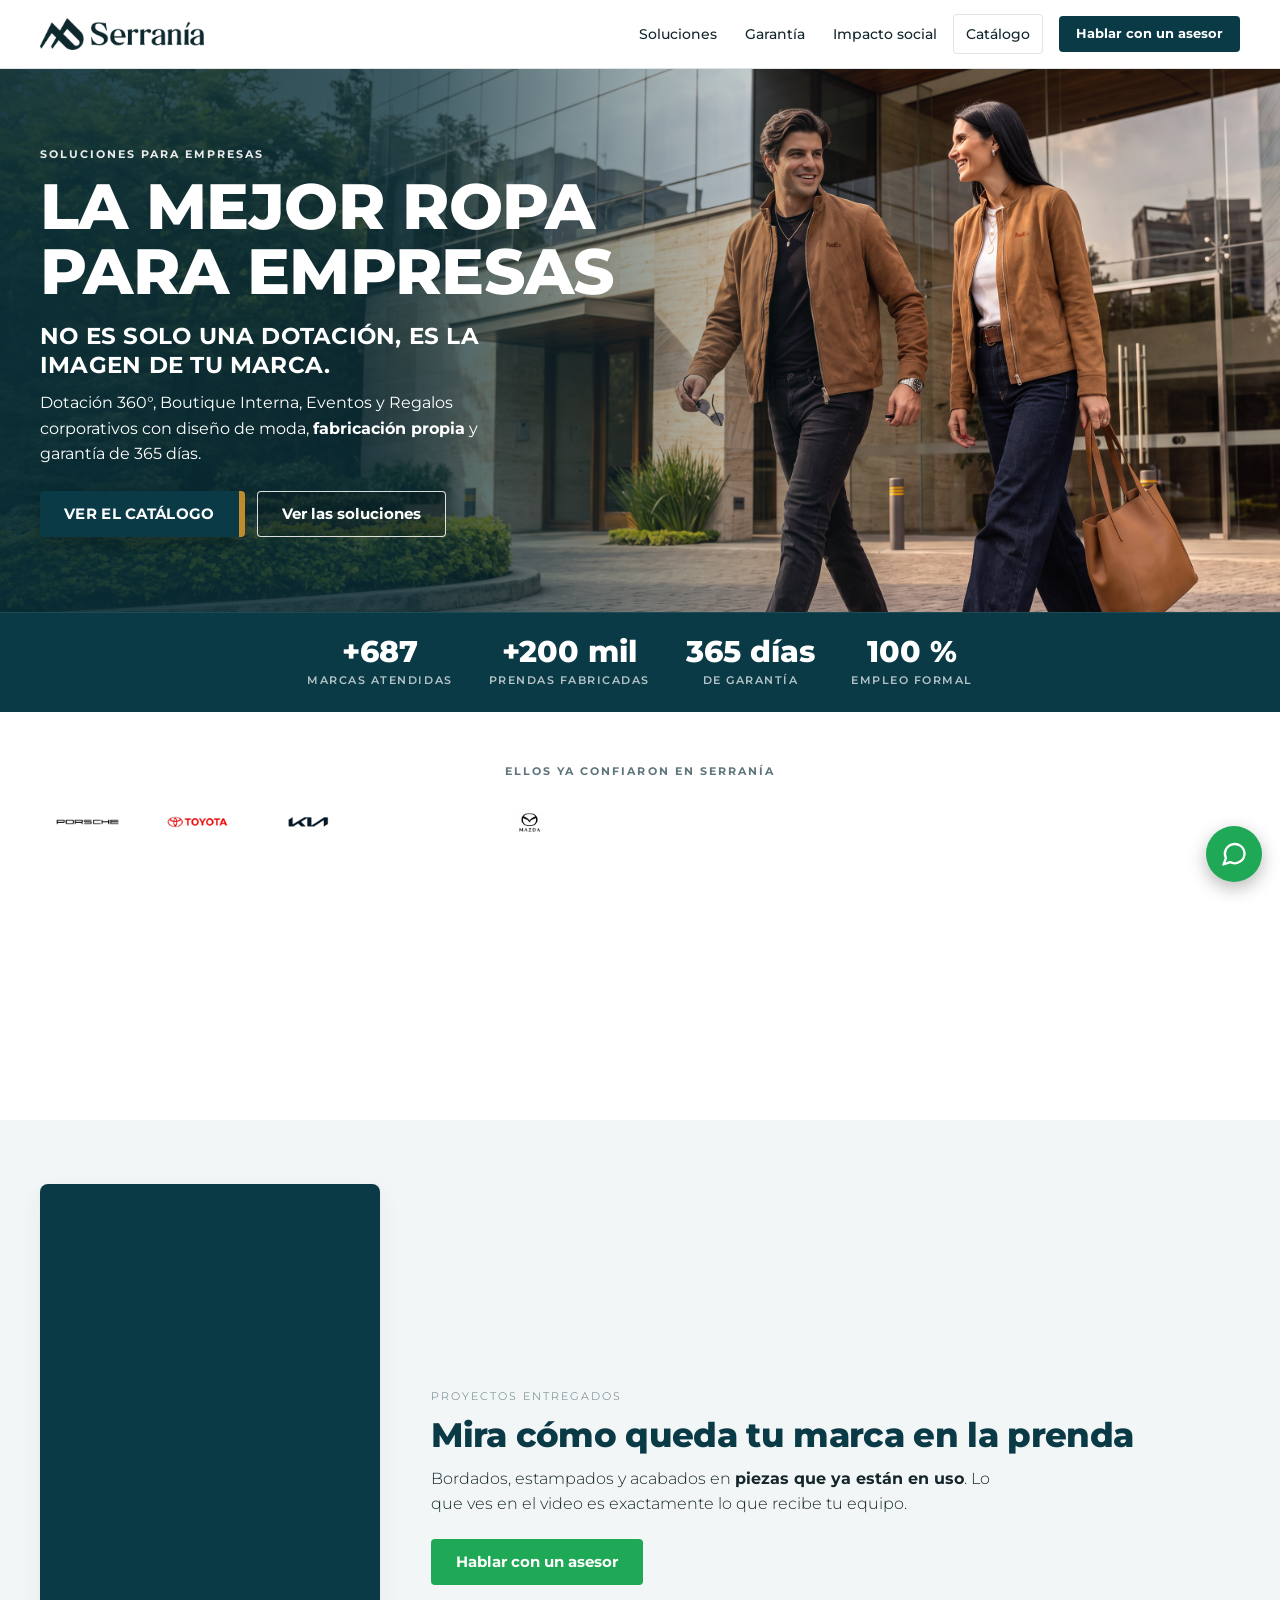
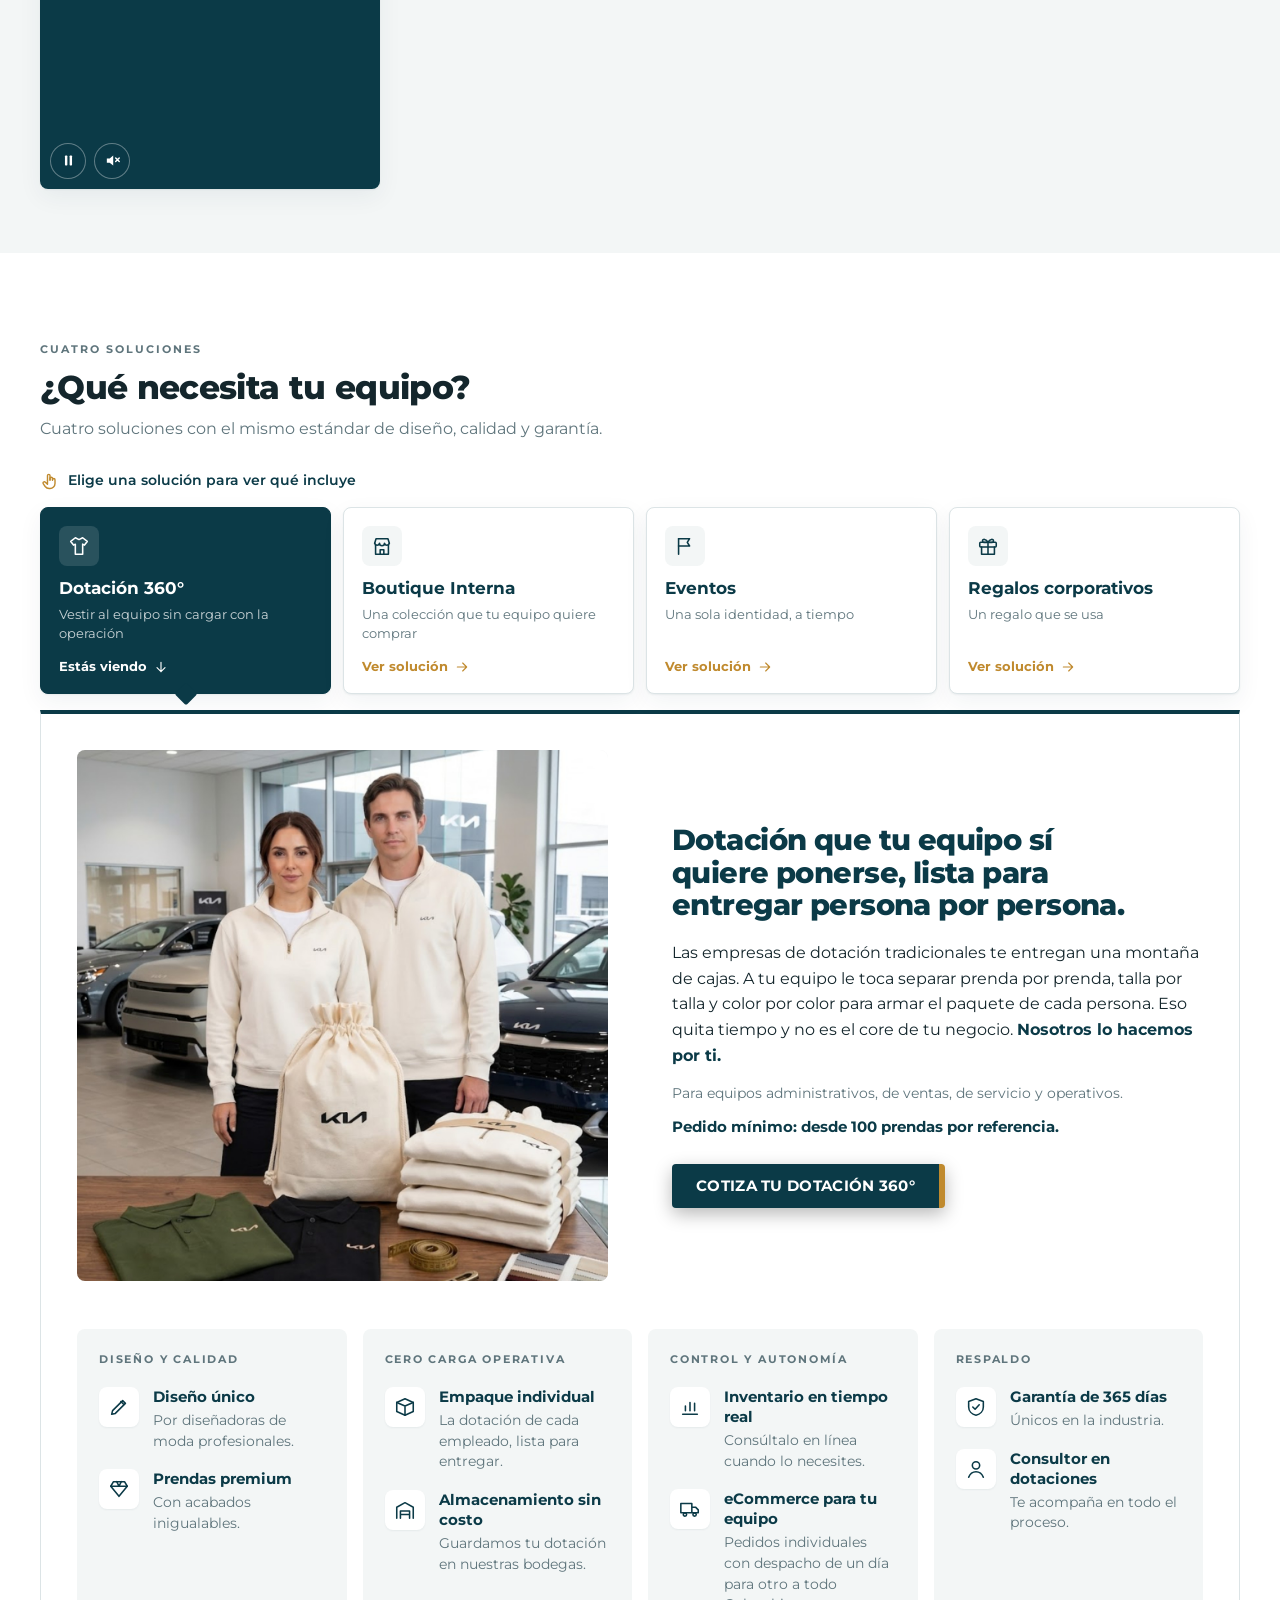
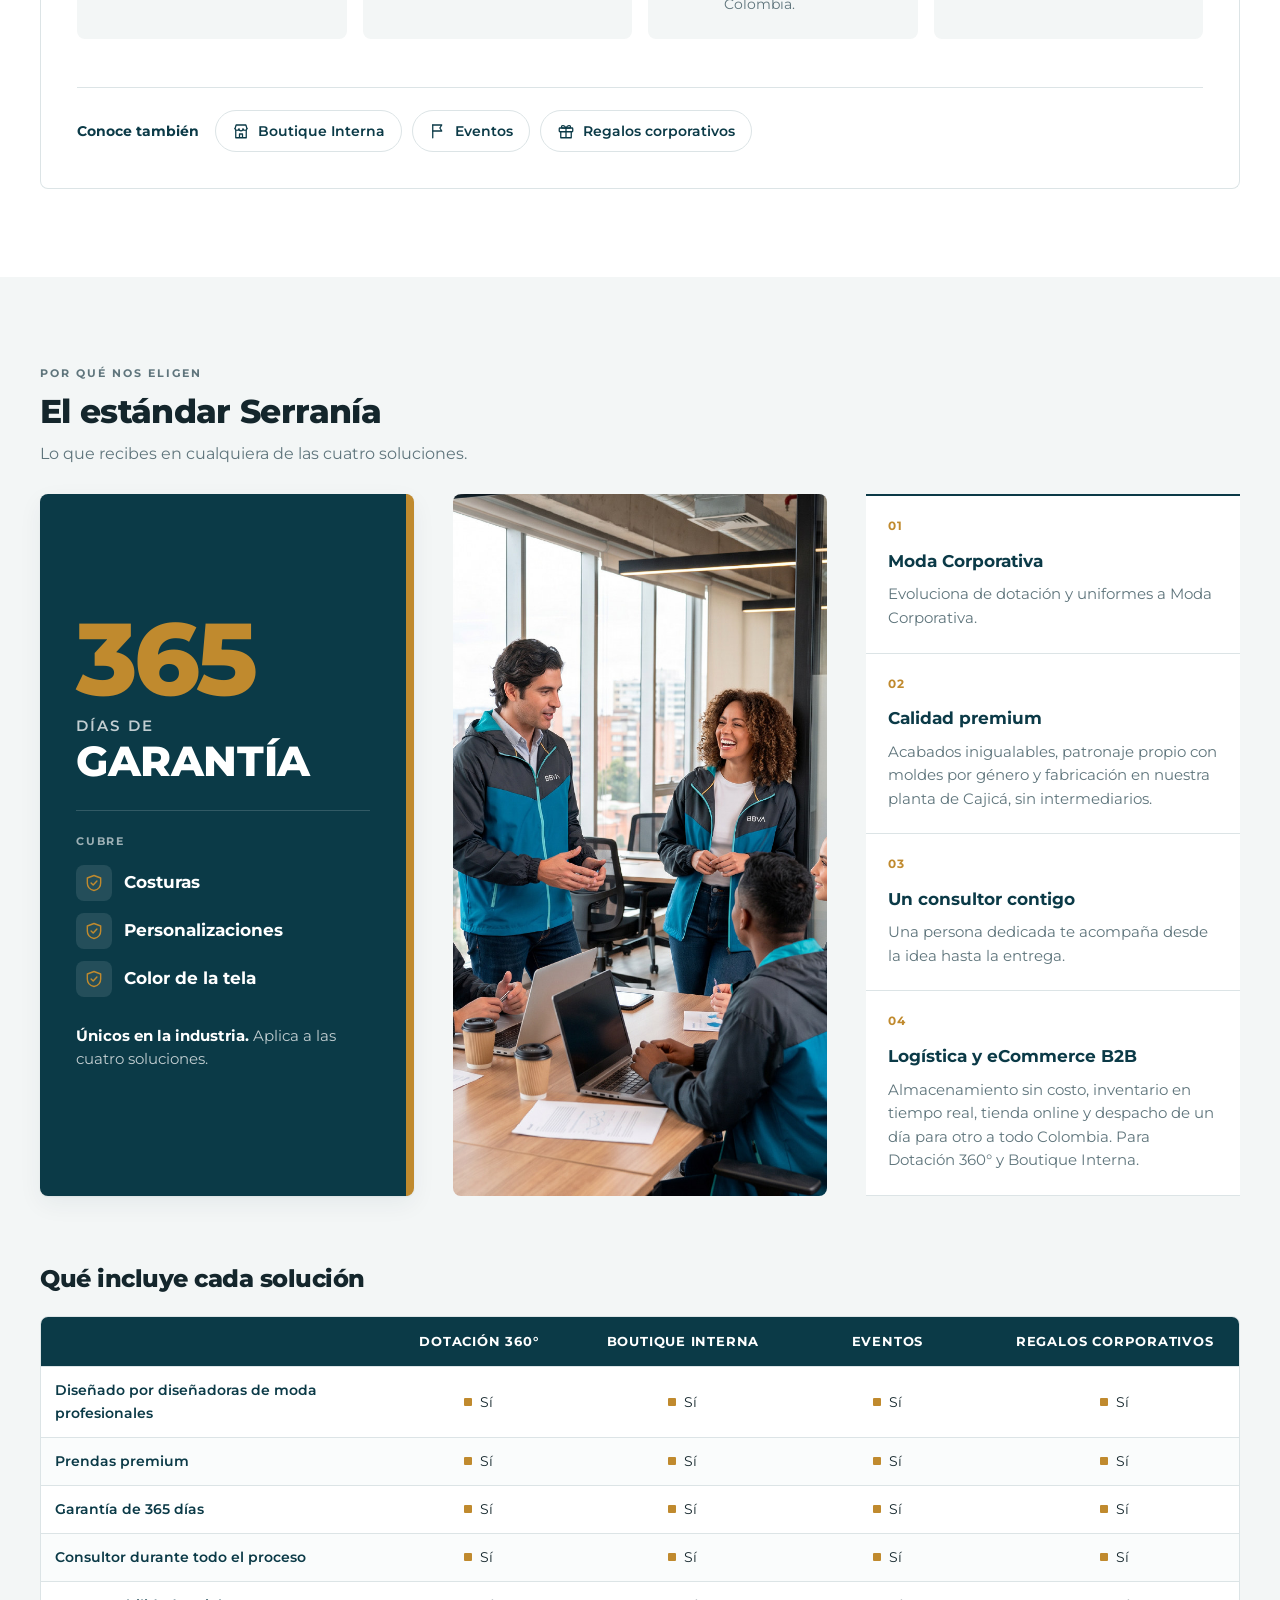
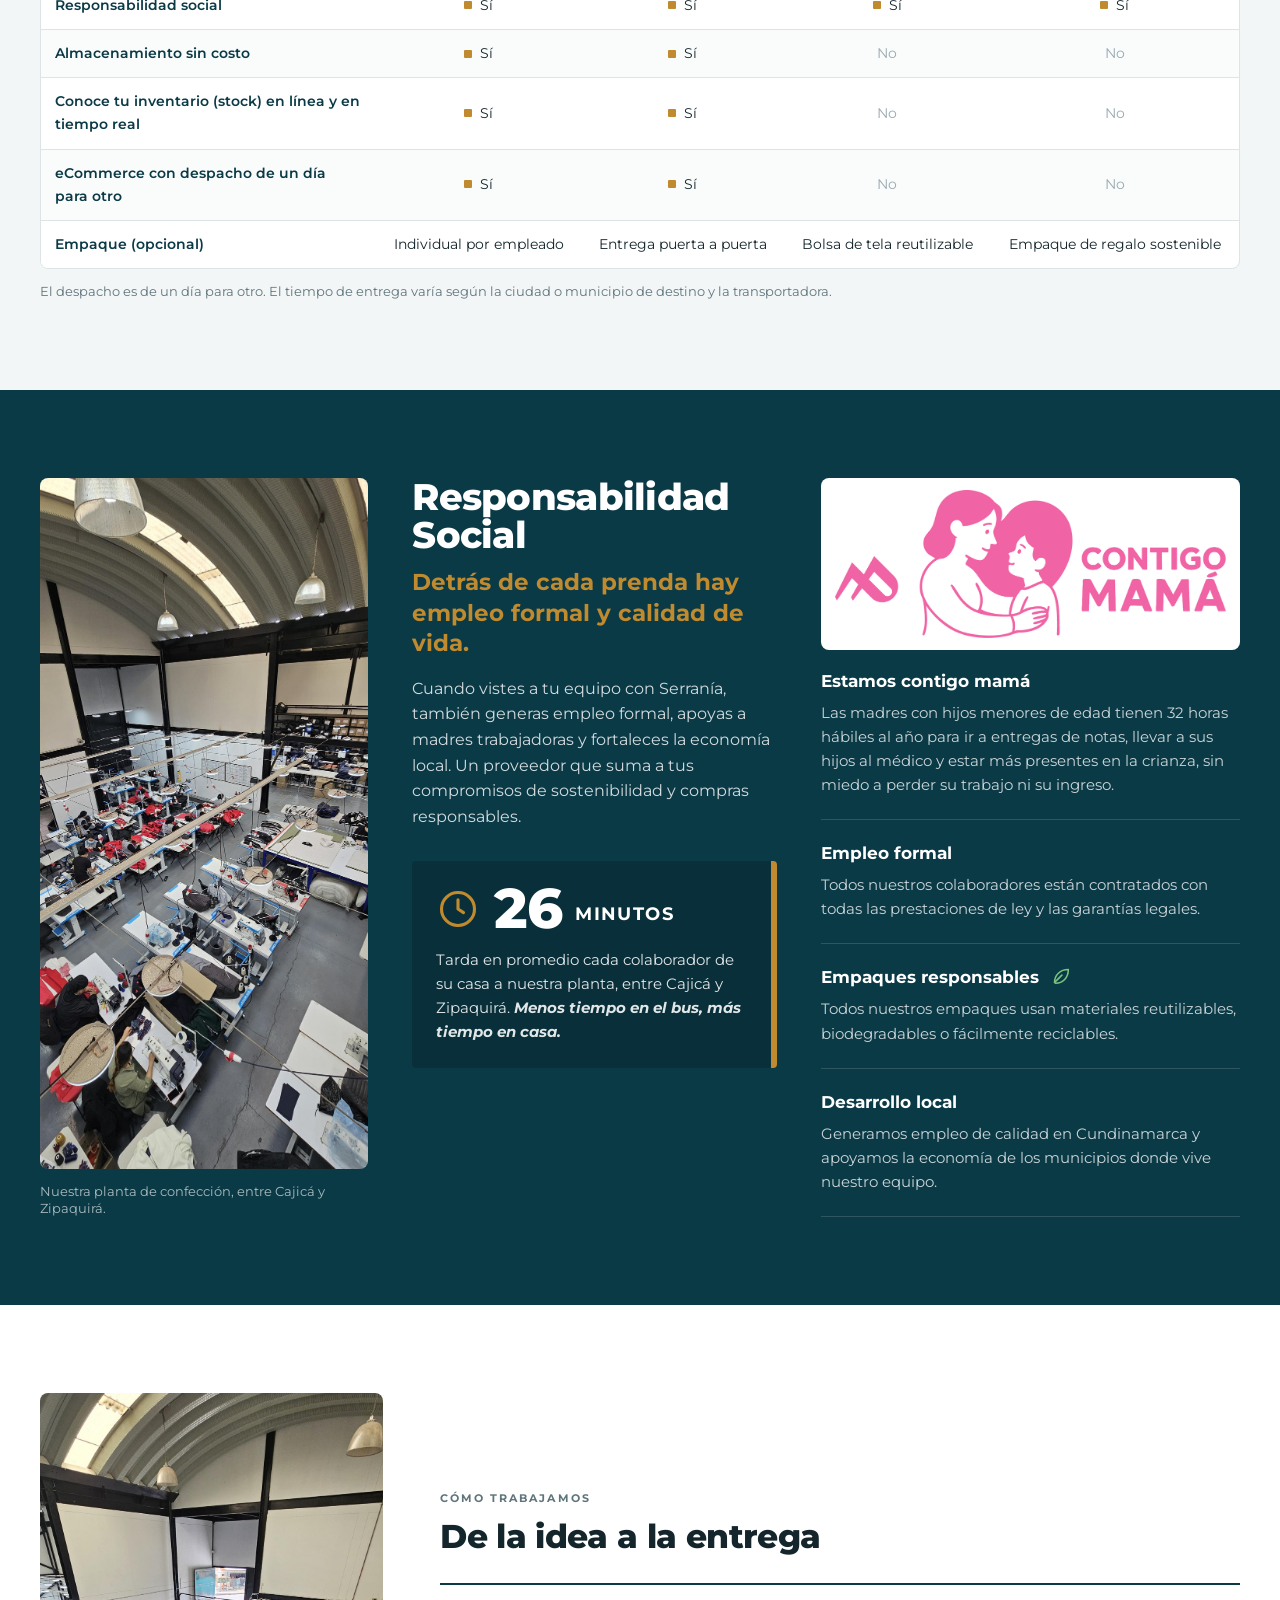
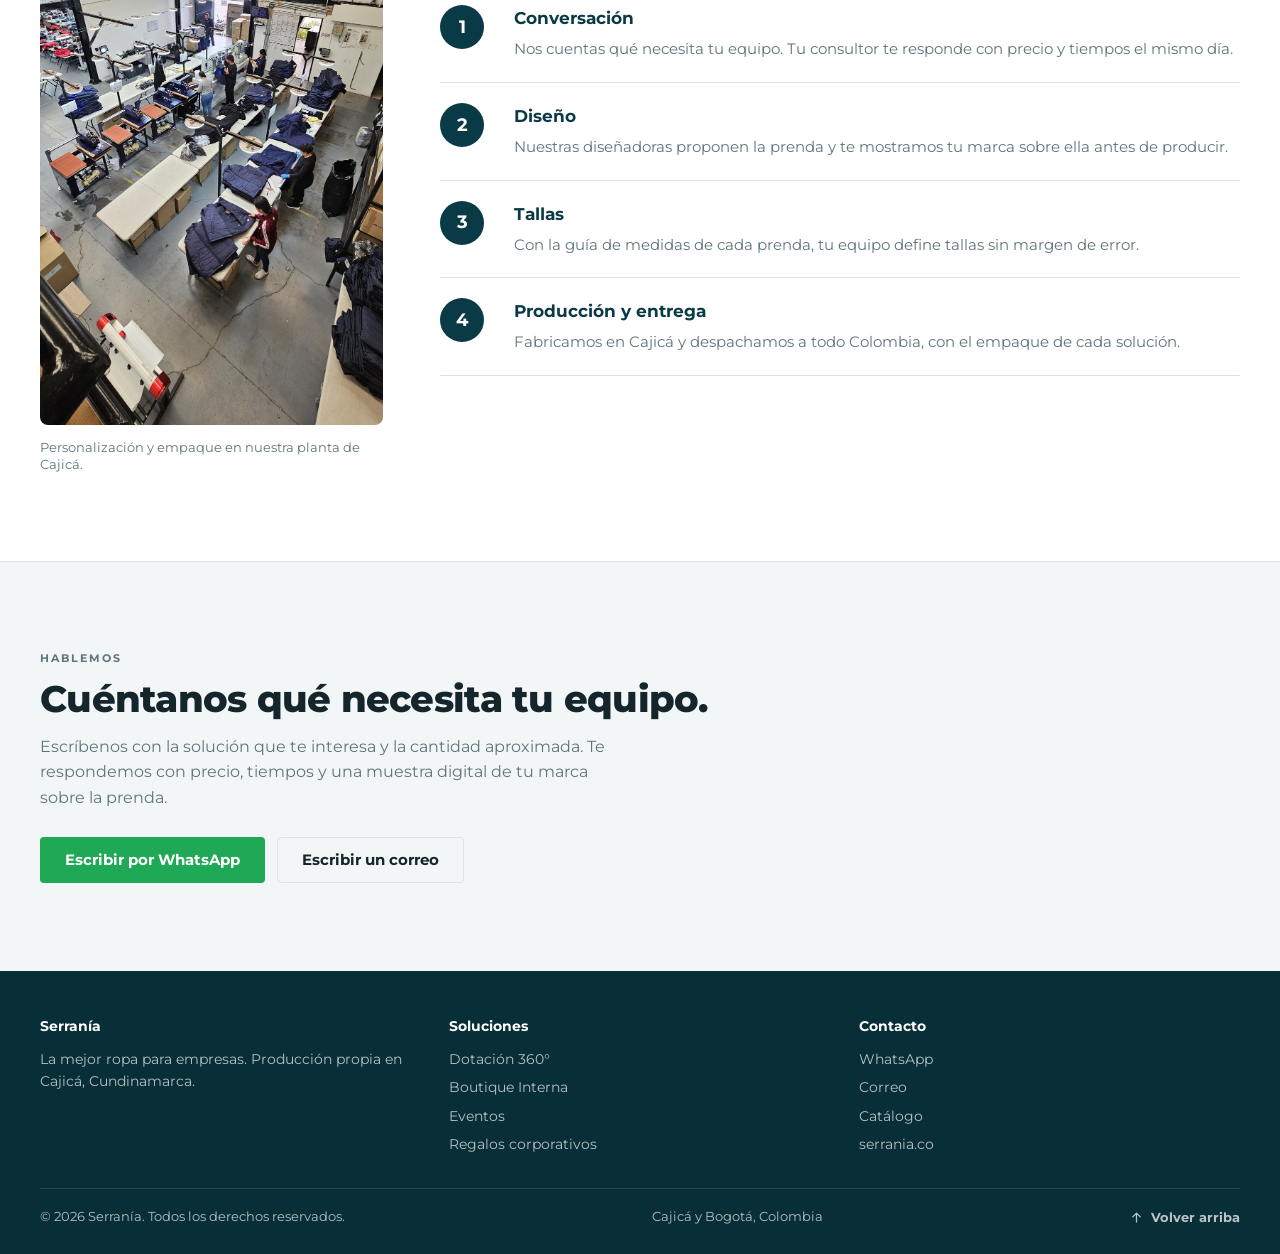
<file: index.html>
<!doctype html>
<html lang="es-CO">
<head>
  <meta charset="utf-8">
  <meta name="viewport" content="width=device-width, initial-scale=1">
  <title>Dotación y ropa corporativa para empresas | Serranía</title>
  <meta name="description" content="Dotación 360°, Boutique Interna, Eventos y Regalos corporativos. Prendas diseñadas por diseñadoras de moda, fabricadas en Cajicá, con garantía de 365 días.">
  <link rel="canonical" href="https://catalogo.serrania.co/">
  <meta name="theme-color" content="#0B3A47">
  <meta property="og:type" content="website">
  <meta property="og:locale" content="es_CO">
  <meta property="og:site_name" content="Serranía">
  <meta property="og:url" content="https://catalogo.serrania.co/">
  <meta property="og:title" content="Dotación y ropa corporativa para empresas | Serranía">
  <meta property="og:description" content="Dotación 360°, Boutique Interna, Eventos y Regalos corporativos con diseño de moda, fabricación propia y garantía de 365 días.">
  <meta property="og:image" content="https://catalogo.serrania.co/img/og-portada.jpg">
  <meta property="og:image:width" content="1200">
  <meta property="og:image:height" content="630">
  <meta property="og:image:alt" content="Equipo usando chaquetas corporativas Serranía">
  <meta name="twitter:card" content="summary_large_image">
  <link rel="icon" type="image/png" sizes="512x512" href="img/favicon.png">
  <link rel="apple-touch-icon" sizes="180x180" href="img/apple-touch-icon.png">

  <link rel="preconnect" href="https://fonts.googleapis.com">
  <link rel="preconnect" href="https://fonts.gstatic.com" crossorigin>
  <link href="https://fonts.googleapis.com/css2?family=Montserrat:wght@300;400;500;600;700;800&display=swap" rel="stylesheet">
  <link rel="stylesheet" href="assets/css/styles.css">
</head>
<body>
  <svg class="sprite" aria-hidden="true" focusable="false"><symbol id="i-pencil" viewBox="0 0 24 24" fill="none" stroke="currentColor" stroke-width="1.7" stroke-linecap="round" stroke-linejoin="round"><path d="M4 20l4-1 11-11-3-3L5 16l-1 4z"/><path d="M14 6l3 3"/></symbol><symbol id="i-diamond" viewBox="0 0 24 24" fill="none" stroke="currentColor" stroke-width="1.7" stroke-linecap="round" stroke-linejoin="round"><path d="M6 4h12l3 5-9 11L3 9z"/><path d="M3 9h18M9.5 4L12 9l2.5-5"/></symbol><symbol id="i-box" viewBox="0 0 24 24" fill="none" stroke="currentColor" stroke-width="1.7" stroke-linecap="round" stroke-linejoin="round"><path d="M3 7l9-4 9 4v10l-9 4-9-4z"/><path d="M3 7l9 4 9-4M12 11v10"/></symbol><symbol id="i-warehouse" viewBox="0 0 24 24" fill="none" stroke="currentColor" stroke-width="1.7" stroke-linecap="round" stroke-linejoin="round"><path d="M3 21V9l9-5 9 5v12"/><path d="M7 21v-8h10v8M7 17h10"/></symbol><symbol id="i-chart" viewBox="0 0 24 24" fill="none" stroke="currentColor" stroke-width="1.7" stroke-linecap="round" stroke-linejoin="round"><path d="M4 20h16"/><path d="M7 16v-5M12 16V7M17 16v-8"/></symbol><symbol id="i-cart" viewBox="0 0 24 24" fill="none" stroke="currentColor" stroke-width="1.7" stroke-linecap="round" stroke-linejoin="round"><path d="M3 4h2l2.4 11h10.2L20 7H6.2"/><circle cx="9" cy="19" r="1.5"/><circle cx="17" cy="19" r="1.5"/></symbol><symbol id="i-truck" viewBox="0 0 24 24" fill="none" stroke="currentColor" stroke-width="1.7" stroke-linecap="round" stroke-linejoin="round"><path d="M2 6h12v10H2zM14 10h4l3 3v3h-7z"/><circle cx="6.5" cy="18" r="1.8"/><circle cx="17" cy="18" r="1.8"/></symbol><symbol id="i-shield" viewBox="0 0 24 24" fill="none" stroke="currentColor" stroke-width="1.7" stroke-linecap="round" stroke-linejoin="round"><path d="M12 3l8 3v6c0 4.5-3.4 8-8 9-4.6-1-8-4.5-8-9V6z"/><path d="M8.5 12l2.5 2.5 4.5-5"/></symbol><symbol id="i-user" viewBox="0 0 24 24" fill="none" stroke="currentColor" stroke-width="1.7" stroke-linecap="round" stroke-linejoin="round"><circle cx="12" cy="8" r="4"/><path d="M4 21c1.5-4 4.5-6 8-6s6.5 2 8 6"/></symbol><symbol id="i-calendar" viewBox="0 0 24 24" fill="none" stroke="currentColor" stroke-width="1.7" stroke-linecap="round" stroke-linejoin="round"><rect x="3" y="5" width="18" height="16" rx="2"/><path d="M3 10h18M8 3v4M16 3v4"/></symbol><symbol id="i-clock" viewBox="0 0 24 24" fill="none" stroke="currentColor" stroke-width="1.7" stroke-linecap="round" stroke-linejoin="round"><circle cx="12" cy="12" r="9"/><path d="M12 7v5l3 2"/></symbol><symbol id="i-bag" viewBox="0 0 24 24" fill="none" stroke="currentColor" stroke-width="1.7" stroke-linecap="round" stroke-linejoin="round"><path d="M6 9h12l-1 12H7z"/><path d="M8.5 9V7.5a3.5 3.5 0 0 1 7 0V9"/></symbol><symbol id="i-leaf" viewBox="0 0 24 24" fill="none" stroke="currentColor" stroke-width="1.7" stroke-linecap="round" stroke-linejoin="round"><path d="M5 19C5 11 11 5 20 5c0 9-6 15-14 15"/><path d="M5 19l8-8"/></symbol><symbol id="i-heart" viewBox="0 0 24 24" fill="none" stroke="currentColor" stroke-width="1.7" stroke-linecap="round" stroke-linejoin="round"><path d="M12 20s-7-4.4-7-10a4 4 0 0 1 7-2.6A4 4 0 0 1 19 10c0 5.6-7 10-7 10z"/></symbol><symbol id="i-home" viewBox="0 0 24 24" fill="none" stroke="currentColor" stroke-width="1.7" stroke-linecap="round" stroke-linejoin="round"><path d="M3 11l9-7 9 7"/><path d="M5 10v10h14V10"/><path d="M10 20v-5h4v5"/></symbol><symbol id="i-shirt" viewBox="0 0 24 24" fill="none" stroke="currentColor" stroke-width="1.7" stroke-linecap="round" stroke-linejoin="round"><path d="M8 3l4 2 4-2 5 4-3 4-2-1v11H8V10l-2 1-3-4z"/></symbol><symbol id="i-store" viewBox="0 0 24 24" fill="none" stroke="currentColor" stroke-width="1.7" stroke-linecap="round" stroke-linejoin="round"><path d="M4 9l1.5-5h13L20 9"/><path d="M4 9a2.7 2.7 0 0 0 5.3 0 2.7 2.7 0 0 0 5.4 0 2.7 2.7 0 0 0 5.3 0"/><path d="M5 11v10h14V11M10 21v-5h4v5"/></symbol><symbol id="i-flag" viewBox="0 0 24 24" fill="none" stroke="currentColor" stroke-width="1.7" stroke-linecap="round" stroke-linejoin="round"><path d="M5 21V4"/><path d="M5 4h12l-2.5 4L17 12H5"/></symbol><symbol id="i-gift" viewBox="0 0 24 24" fill="none" stroke="currentColor" stroke-width="1.7" stroke-linecap="round" stroke-linejoin="round"><rect x="3" y="8" width="18" height="5" rx="1"/><path d="M5 13v8h14v-8M12 8v13"/><path d="M12 8C10 4 6 4 6 6.5S10 8 12 8zM12 8c2-4 6-4 6-1.5S14 8 12 8z"/></symbol><symbol id="i-arrow" viewBox="0 0 24 24" fill="none" stroke="currentColor" stroke-width="1.7" stroke-linecap="round" stroke-linejoin="round"><path d="M5 12h14M13 6l6 6-6 6"/></symbol><symbol id="i-pointer" viewBox="0 0 24 24" fill="none" stroke="currentColor" stroke-width="1.7" stroke-linecap="round" stroke-linejoin="round"><path d="M9 11V5.5a1.5 1.5 0 0 1 3 0V11"/><path d="M12 10.5V9a1.5 1.5 0 0 1 3 0v2"/><path d="M15 10.5a1.5 1.5 0 0 1 3 0V15a6 6 0 0 1-6 6h-1a6 6 0 0 1-4.8-2.4L4 15.5a1.6 1.6 0 0 1 2.5-2L9 16V11"/></symbol></svg>
  <a class="skip" href="#soluciones">Saltar a las soluciones</a>

  <header class="site-header">
    <div class="wrap header-inner">
      <a href="index.html" class="brand" aria-label="Serranía, ir al inicio">
        <img src="img/logo-serrania.png" alt="Serranía" width="863" height="168">
      </a>
      <nav class="nav" aria-label="Principal">
        <a href="#soluciones">Soluciones</a>
        <a href="#estandar">Garantía</a>
        <a href="#impacto">Impacto social</a>
        <a class="nav-catalogo" data-catalogo href="#">Catálogo</a>
      </nav>
      <a class="btn btn-small" data-whatsapp="Hola, quiero hablar con un asesor de Serranía." href="#contacto">Hablar con un asesor</a>
      <button type="button" class="btn-menu" id="btn-menu" aria-label="Abrir menú" aria-expanded="false" aria-controls="menu-movil">
        <svg viewBox="0 0 24 24" fill="none" stroke="currentColor" stroke-width="2" stroke-linecap="round" aria-hidden="true"><path d="M4 7h16M4 12h16M4 17h16"/></svg>
      </button>
    </div>

    <!-- Menú de celular -->
    <nav class="menu-movil" id="menu-movil" aria-label="Menú" hidden>
      <div class="wrap">
        <a href="#soluciones">Soluciones</a>
        <a href="#estandar">Garantía</a>
        <a href="#impacto">Impacto social</a>
        <a data-catalogo href="#">Catálogo</a>
        <a class="btn btn-primario menu-cta" data-whatsapp="Hola, quiero hablar con un asesor de Serranía." href="#contacto">Hablar con un asesor</a>
      </div>
    </nav>
  </header>

  <main id="inicio">
    <!-- PORTADA — la misma del catálogo -->
    <section class="portada">
      <div class="portada-marco">
        <picture class="portada-imagen">
          <source media="(max-width: 759px)" srcset="img/hero-movil.jpg">
          <img class="portada-fondo" src="img/hero.jpg" alt="Equipo usando chaquetas corporativas Serranía" width="1920" height="1080" fetchpriority="high">
        </picture>
        <div class="portada-capa">
          <div class="wrap">
            <div class="portada-texto">
              <p class="rotulo">Soluciones para empresas</p>
              <h1>La mejor ropa<br>para empresas</h1>
              <p class="portada-gancho">No es solo una dotación, es la imagen de tu marca.</p>
              <p>Dotación 360°, Boutique Interna, Eventos y Regalos corporativos con diseño de moda, <strong>fabricación propia</strong> y garantía de 365 días.</p>
              <div class="portada-botones">
                <a class="btn btn-claro" data-catalogo href="#">Ver el catálogo</a>
                <a class="btn btn-linea-claro" href="#soluciones">Ver las soluciones</a>
              </div>
            </div>
          </div>
        </div>
      </div>
      <div class="cifras-banda">
        <div class="wrap cifras">
          <div class="cifra"><strong>+687</strong><span>Marcas atendidas</span></div>
          <div class="cifra"><strong>+200 mil</strong><span>Prendas fabricadas</span></div>
          <div class="cifra"><strong>365 días</strong><span>De garantía</span></div>
          <div class="cifra"><strong>100 %</strong><span>Empleo formal</span></div>
        </div>
      </div>
    </section>

    <!-- MARCAS — rejilla compacta, se arma desde main.js -->
    <section class="marcas" aria-label="Marcas que han confiado en Serranía">
      <div class="wrap">
        <p class="marcas-titulo">Ellos ya confiaron en Serranía</p>
        <div class="marcas-rejilla" id="marcas-rejilla"></div>
      </div>
    </section>

    <!-- VIDEO -->
    <section class="video-seccion">
      <div class="wrap video-caja">
        <div class="video-marco">
          <video id="video-proyectos" muted loop playsinline preload="metadata" aria-label="Proyectos entregados por Serranía">
            <source src="img/video.mp4" type="video/mp4">
          </video>
          <div class="video-mando" id="video-mando"></div>
        </div>
        <div class="video-texto">
          <p class="rotulo">Proyectos entregados</p>
          <h2>Mira cómo queda tu marca en la prenda</h2>
          <p>Bordados, estampados y acabados en <strong>piezas que ya están en uso</strong>. Lo que ves en el video es exactamente lo que recibe tu equipo.</p>
          <a class="btn btn-primario" data-whatsapp="Hola, quiero hablar con un asesor de Serranía." href="#contacto">Hablar con un asesor</a>
        </div>
      </div>
    </section>

    <!-- SOLUCIONES -->
    <section id="soluciones" class="solutions">
      <div class="wrap">
        <header class="section-head">
          <p class="rotulo">Cuatro soluciones</p>
          <h2>¿Qué necesita tu equipo?</h2>
          <p>Cuatro soluciones con el mismo estándar de diseño, calidad y garantía.</p>
        </header>

        <p class="tabs-ayuda"><svg class="ico-ayuda" aria-hidden="true"><use href="#i-pointer"/></svg>Elige una solución para ver qué incluye</p>
        <div class="tabs" role="tablist" aria-label="Soluciones">
          <button role="tab" id="tab-dotacion" aria-controls="dotacion" aria-selected="true">
            <svg class="tab-ico" aria-hidden="true"><use href="#i-shirt"/></svg>
            <span class="tab-name">Dotación 360°</span>
            <span class="tab-hint">Vestir al equipo sin cargar con la operación</span>
            <span class="tab-cta"><span class="tab-ver">Ver solución</span><span class="tab-viendo">Estás viendo</span><svg aria-hidden="true"><use href="#i-arrow"/></svg></span>
          </button>
          <button role="tab" id="tab-boutique" aria-controls="boutique" aria-selected="false" tabindex="-1">
            <svg class="tab-ico" aria-hidden="true"><use href="#i-store"/></svg>
            <span class="tab-name">Boutique Interna</span>
            <span class="tab-hint">Una colección que tu equipo quiere comprar</span>
            <span class="tab-cta"><span class="tab-ver">Ver solución</span><span class="tab-viendo">Estás viendo</span><svg aria-hidden="true"><use href="#i-arrow"/></svg></span>
          </button>
          <button role="tab" id="tab-eventos" aria-controls="eventos" aria-selected="false" tabindex="-1">
            <svg class="tab-ico" aria-hidden="true"><use href="#i-flag"/></svg>
            <span class="tab-name">Eventos</span>
            <span class="tab-hint">Una sola identidad, a tiempo</span>
            <span class="tab-cta"><span class="tab-ver">Ver solución</span><span class="tab-viendo">Estás viendo</span><svg aria-hidden="true"><use href="#i-arrow"/></svg></span>
          </button>
          <button role="tab" id="tab-regalos" aria-controls="regalos" aria-selected="false" tabindex="-1">
            <svg class="tab-ico" aria-hidden="true"><use href="#i-gift"/></svg>
            <span class="tab-name">Regalos corporativos</span>
            <span class="tab-hint">Un regalo que se usa</span>
            <span class="tab-cta"><span class="tab-ver">Ver solución</span><span class="tab-viendo">Estás viendo</span><svg aria-hidden="true"><use href="#i-arrow"/></svg></span>
          </button>
        </div>

        <!-- Dotación 360° -->
        <article id="dotacion" class="panel" role="tabpanel" aria-labelledby="tab-dotacion" tabindex="0">
          <img class="panel-foto" src="img/solucion-dotacion.jpg" alt="Dos asesores con buzos de marca junto a una bolsa de tela, buzos doblados y polos sobre una mesa" width="1298" height="1631" loading="lazy">
          <div class="panel-lead">
            <h3>Dotación que tu equipo sí quiere ponerse, lista para entregar persona por persona.</h3>
            <p class="problem">Las empresas de dotación tradicionales te entregan una montaña de cajas. A tu equipo le toca separar prenda por prenda, talla por talla y color por color para armar el paquete de cada persona. Eso quita tiempo y no es el core de tu negocio. <strong>Nosotros lo hacemos por ti.</strong></p>
            <p class="meta">Para equipos administrativos, de ventas, de servicio y operativos.</p>
            <p class="minimo">Pedido mínimo: desde 100 prendas por referencia.</p>
            <a class="btn btn-claro" data-whatsapp="Hola, quiero cotizar la Dotación 360° para mi empresa." href="#contacto">Cotiza tu Dotación 360°</a>
          </div>
          <div class="panel-groups">
            <div class="group">
              <h4>Diseño y calidad</h4>
              <ul>
                <li><svg class="ico" aria-hidden="true"><use href="#i-pencil"/></svg><div><strong>Diseño único</strong><span>Por diseñadoras de moda profesionales.</span></div></li>
                <li><svg class="ico" aria-hidden="true"><use href="#i-diamond"/></svg><div><strong>Prendas premium</strong><span>Con acabados inigualables.</span></div></li>
              </ul>
            </div>
            <div class="group">
              <h4>Cero carga operativa</h4>
              <ul>
                <li><svg class="ico" aria-hidden="true"><use href="#i-box"/></svg><div><strong>Empaque individual</strong><span>La dotación de cada empleado, lista para entregar.</span></div></li>
                <li><svg class="ico" aria-hidden="true"><use href="#i-warehouse"/></svg><div><strong>Almacenamiento sin costo</strong><span>Guardamos tu dotación en nuestras bodegas.</span></div></li>
              </ul>
            </div>
            <div class="group">
              <h4>Control y autonomía</h4>
              <ul>
                <li><svg class="ico" aria-hidden="true"><use href="#i-chart"/></svg><div><strong>Inventario en tiempo real</strong><span>Consúltalo en línea cuando lo necesites.</span></div></li>
                <li><svg class="ico" aria-hidden="true"><use href="#i-truck"/></svg><div><strong>eCommerce para tu equipo</strong><span>Pedidos individuales con despacho de un día para otro a todo Colombia.</span></div></li>
              </ul>
            </div>
            <div class="group">
              <h4>Respaldo</h4>
              <ul>
                <li><svg class="ico" aria-hidden="true"><use href="#i-shield"/></svg><div><strong>Garantía de 365 días</strong><span>Únicos en la industria.</span></div></li>
                <li><svg class="ico" aria-hidden="true"><use href="#i-user"/></svg><div><strong>Consultor en dotaciones</strong><span>Te acompaña en todo el proceso.</span></div></li>
              </ul>
            </div>
          </div>
          <div class="panel-mas"><p>Conoce también</p><div class="chips"><button type="button" class="chip" data-goto="boutique"><svg aria-hidden="true"><use href="#i-store"/></svg>Boutique Interna</button><button type="button" class="chip" data-goto="eventos"><svg aria-hidden="true"><use href="#i-flag"/></svg>Eventos</button><button type="button" class="chip" data-goto="regalos"><svg aria-hidden="true"><use href="#i-gift"/></svg>Regalos corporativos</button></div></div>
        </article>

        <!-- Boutique Interna -->
        <article id="boutique" class="panel" role="tabpanel" aria-labelledby="tab-boutique" tabindex="0" hidden>
          <img class="panel-foto" src="img/solucion-boutique.jpg" alt="Vitrina de una colección corporativa con chaqueta, buzo, polo y gorras de marca" width="1024" height="1024" loading="lazy">
          <div class="panel-lead">
            <h3>Tu marca convertida en una colección que tu equipo quiere comprar y llevar puesta.</h3>
            <p class="problem">Tus empleados compran las prendas de la colección. La empresa genera orgullo y sentido de pertenencia <strong>sin manejar inventario, ventas ni envíos.</strong></p>
            <ol class="how">
              <li>La empresa financia la primera colección.</li>
              <li>Los empleados compran en la tienda online escaneando un código QR y pagan con un checkout seguro como Bold o Mercado Pago.</li>
              <li>Cada compra genera un crédito a favor de la empresa, que financia las siguientes colecciones.</li>
            </ol>
            <p class="meta">Para gestión humana, cultura, bienestar y marca empleadora.</p>
            <p class="minimo">Pedido mínimo: desde 50 unidades por referencia.</p>
            <a class="btn btn-claro" data-whatsapp="Hola, quiero lanzar la Boutique Interna de mi empresa." href="#contacto">Lanza la boutique de tu empresa</a>
          </div>
          <div class="panel-groups">
            <div class="group">
              <h4>Colecciones que la gente quiere</h4>
              <ul>
                <li><svg class="ico" aria-hidden="true"><use href="#i-calendar"/></svg><div><strong>Colecciones trimestrales</strong><span>Por diseñadoras de moda profesionales.</span></div></li>
                <li><svg class="ico" aria-hidden="true"><use href="#i-diamond"/></svg><div><strong>Prendas premium</strong><span>Con acabados inigualables.</span></div></li>
              </ul>
            </div>
            <div class="group">
              <h4>Una tienda de tu marca, operada por nosotros</h4>
              <ul>
                <li><svg class="ico" aria-hidden="true"><use href="#i-cart"/></svg><div><strong>eCommerce con tu marca</strong><span>Tus empleados piden prendas individuales.</span></div></li>
                <li><svg class="ico" aria-hidden="true"><use href="#i-truck"/></svg><div><strong>Despacho de un día para otro</strong><span>A todo Colombia, con entrega puerta a puerta.</span></div></li>
                <li><svg class="ico" aria-hidden="true"><use href="#i-warehouse"/></svg><div><strong>Almacenamiento gratuito</strong><span>En nuestras bodegas.</span></div></li>
              </ul>
            </div>
            <div class="group">
              <h4>Visibilidad y respaldo</h4>
              <ul>
                <li><svg class="ico" aria-hidden="true"><use href="#i-chart"/></svg><div><strong>Inventario en tiempo real</strong><span>De todas tus colecciones, en línea.</span></div></li>
                <li><svg class="ico" aria-hidden="true"><use href="#i-shield"/></svg><div><strong>Garantía de 365 días</strong><span>En costuras, personalizaciones y color.</span></div></li>
                <li><svg class="ico" aria-hidden="true"><use href="#i-user"/></svg><div><strong>Consultor dedicado</strong><span>Te acompaña en todo el proceso.</span></div></li>
              </ul>
            </div>
          </div>
          <div class="panel-mas"><p>Conoce también</p><div class="chips"><button type="button" class="chip" data-goto="dotacion"><svg aria-hidden="true"><use href="#i-shirt"/></svg>Dotación 360°</button><button type="button" class="chip" data-goto="eventos"><svg aria-hidden="true"><use href="#i-flag"/></svg>Eventos</button><button type="button" class="chip" data-goto="regalos"><svg aria-hidden="true"><use href="#i-gift"/></svg>Regalos corporativos</button></div></div>
        </article>

        <!-- Eventos -->
        <article id="eventos" class="panel" role="tabpanel" aria-labelledby="tab-eventos" tabindex="0" hidden>
          <img class="panel-foto" src="img/solucion-eventos.jpg" alt="Cuatro equipos de empresas clientes posando con chaquetas y buzos de su marca en sus eventos" width="1200" height="1200" loading="lazy" style="object-position: center">
          <div class="panel-lead">
            <h3>Tu equipo, con una sola identidad y a tiempo para el evento.</h3>
            <p class="problem">La fecha del evento no se mueve. Un proveedor que se retrasa, o que entrega prendas que no se ven bien, deja a tu equipo sin imagen <strong>justo cuando más importa.</strong></p>
            <p class="meta">Para mercadeo, eventos, comunicaciones y equipos comerciales en ferias, lanzamientos y convenciones.</p>
            <p class="minimo">Pedido mínimo: desde 50 prendas por referencia.</p>
            <a class="btn btn-claro" data-whatsapp="Hola, necesito prendas para un evento de mi empresa." href="#contacto">Cuéntanos la fecha de tu evento</a>
          </div>
          <div class="panel-groups">
            <div class="group">
              <h4>Imagen de equipo</h4>
              <ul>
                <li><svg class="ico" aria-hidden="true"><use href="#i-pencil"/></svg><div><strong>Diseño único</strong><span>Por diseñadoras de moda profesionales.</span></div></li>
                <li><svg class="ico" aria-hidden="true"><use href="#i-diamond"/></svg><div><strong>Prendas premium</strong><span>Con acabados inigualables.</span></div></li>
              </ul>
            </div>
            <div class="group">
              <h4>Una experiencia desde la entrega</h4>
              <ul>
                <li><svg class="ico" aria-hidden="true"><use href="#i-bag"/></svg><div><strong>Bolsa de tela de tu marca</strong><span>Un empaque reutilizable que hace memorable la entrega.</span></div></li>
              </ul>
            </div>
            <div class="group">
              <h4>Tranquilidad</h4>
              <ul>
                <li><svg class="ico" aria-hidden="true"><use href="#i-clock"/></svg><div><strong>Entrega antes del evento</strong><span>Cuando el proyecto se aprueba en los tiempos establecidos.</span></div></li>
                <li><svg class="ico" aria-hidden="true"><use href="#i-shield"/></svg><div><strong>Garantía de 365 días</strong><span>En costuras, personalizaciones y color.</span></div></li>
                <li><svg class="ico" aria-hidden="true"><use href="#i-user"/></svg><div><strong>Consultor dedicado</strong><span>Te acompaña en todo el proceso.</span></div></li>
              </ul>
            </div>
          </div>
          <div class="panel-mas"><p>Conoce también</p><div class="chips"><button type="button" class="chip" data-goto="dotacion"><svg aria-hidden="true"><use href="#i-shirt"/></svg>Dotación 360°</button><button type="button" class="chip" data-goto="boutique"><svg aria-hidden="true"><use href="#i-store"/></svg>Boutique Interna</button><button type="button" class="chip" data-goto="regalos"><svg aria-hidden="true"><use href="#i-gift"/></svg>Regalos corporativos</button></div></div>
        </article>

        <!-- Regalos corporativos -->
        <article id="regalos" class="panel" role="tabpanel" aria-labelledby="tab-regalos" tabindex="0" hidden>
          <img class="panel-foto" src="img/solucion-regalos.jpg" alt="Buzo de marca doblado con etiqueta, bolsa de tela de aniversario y prendas empacadas sobre un escritorio" width="1375" height="1375" loading="lazy" style="object-position: center">
          <div class="panel-lead">
            <h3>Un regalo que se usa, no uno que se guarda en un cajón.</h3>
            <p class="problem">La mayoría de los regalos corporativos son genéricos y terminan guardados. Un regalo de baja calidad con tu logo dice lo contrario de lo que quieres comunicar de tu marca.</p>
            <p class="meta">Para regalar a empleados en fin de año, aniversarios o bienvenidas, y a clientes y aliados.</p>
            <p class="minimo">Pedido mínimo: desde 50 prendas por referencia.</p>
            <a class="btn btn-claro" data-whatsapp="Hola, quiero diseñar un regalo corporativo con Serranía." href="#contacto">Diseña el regalo de tu empresa</a>
          </div>
          <div class="panel-groups">
            <div class="group">
              <h4>Un regalo con diseño</h4>
              <ul>
                <li><svg class="ico" aria-hidden="true"><use href="#i-pencil"/></svg><div><strong>Diseño único</strong><span>Por diseñadoras de moda profesionales.</span></div></li>
                <li><svg class="ico" aria-hidden="true"><use href="#i-diamond"/></svg><div><strong>Prendas premium</strong><span>Chaquetas, buzos, accesorios y maletas.</span></div></li>
              </ul>
            </div>
            <div class="group">
              <h4>La entrega también comunica</h4>
              <ul>
                <li><svg class="ico" aria-hidden="true"><use href="#i-leaf"/></svg><div><strong>Empaque de regalo sostenible</strong><span>Personalizado con tu marca, en materiales reutilizables, biodegradables o reciclables.</span></div></li>
              </ul>
            </div>
            <div class="group">
              <h4>Un regalo con historia</h4>
              <ul>
                <li><svg class="ico" aria-hidden="true"><use href="#i-heart"/></svg><div><strong>Hecho con impacto social</strong><span>Empleo formal, Estamos contigo mamá y desarrollo local en Cundinamarca.</span></div></li>
              </ul>
            </div>
            <div class="group">
              <h4>Respaldo</h4>
              <ul>
                <li><svg class="ico" aria-hidden="true"><use href="#i-shield"/></svg><div><strong>Garantía de 365 días</strong><span>En costuras, personalizaciones y color.</span></div></li>
                <li><svg class="ico" aria-hidden="true"><use href="#i-user"/></svg><div><strong>Consultor dedicado</strong><span>Te acompaña en todo el proceso.</span></div></li>
              </ul>
            </div>
          </div>
          <div class="panel-mas"><p>Conoce también</p><div class="chips"><button type="button" class="chip" data-goto="dotacion"><svg aria-hidden="true"><use href="#i-shirt"/></svg>Dotación 360°</button><button type="button" class="chip" data-goto="boutique"><svg aria-hidden="true"><use href="#i-store"/></svg>Boutique Interna</button><button type="button" class="chip" data-goto="eventos"><svg aria-hidden="true"><use href="#i-flag"/></svg>Eventos</button></div></div>
        </article>
      </div>
    </section>

    <!-- ESTÁNDAR SERRANÍA -->
    <section id="estandar" class="standard">
      <div class="wrap">
        <header class="section-head">
          <p class="rotulo">Por qué nos eligen</p>
          <h2>El estándar Serranía</h2>
          <p>Lo que recibes en cualquiera de las cuatro soluciones.</p>
        </header>

        <div class="standard-grid">
          <div class="warranty">
            <h3 class="warranty-sello">
              <span class="w-num">365</span>
              <span class="w-txt"><span class="w-dias">días de</span><span class="w-gar">Garantía</span></span>
            </h3>
            <div class="w-cubre">
              <p>Cubre</p>
              <ul>
                <li><svg aria-hidden="true"><use href="#i-shield"/></svg>Costuras</li>
                <li><svg aria-hidden="true"><use href="#i-shield"/></svg>Personalizaciones</li>
                <li><svg aria-hidden="true"><use href="#i-shield"/></svg>Color de la tela</li>
              </ul>
            </div>
            <p class="w-nota"><strong>Únicos en la industria.</strong> Aplica a las cuatro soluciones.</p>
          </div>

          <figure class="estandar-foto">
            <img src="img/estandar.jpg" alt="Equipo de trabajo en una oficina con chaquetas corporativas de su marca" width="1080" height="1350" loading="lazy">
          </figure>
          <ul class="pillars">
            <li>
              <h3>Moda Corporativa</h3>
              <p>Evoluciona de dotación y uniformes a Moda Corporativa.</p>
            </li>
            <li>
              <h3>Calidad premium</h3>
              <p>Acabados inigualables, patronaje propio con moldes por género y fabricación en nuestra planta de Cajicá, sin intermediarios.</p>
            </li>
            <li>
              <h3>Un consultor contigo</h3>
              <p>Una persona dedicada te acompaña desde la idea hasta la entrega.</p>
            </li>
            <li>
              <h3>Logística y eCommerce B2B</h3>
              <p>Almacenamiento sin costo, inventario en tiempo real, tienda online y despacho de un día para otro a todo Colombia. Para Dotación 360° y Boutique Interna.</p>
            </li>
          </ul>
        </div>

        <div class="compare">
          <h3>Qué incluye cada solución</h3>
          <div class="table-scroll" tabindex="0" role="region" aria-label="Tabla comparativa de soluciones">
            <table>
              <thead>
                <tr>
                  <th scope="col"><span class="sr">Incluye</span></th>
                  <th scope="col"><span class="th-largo">Dotación 360°</span><span class="th-corto">Dotación</span></th>
                  <th scope="col"><span class="th-largo">Boutique Interna</span><span class="th-corto">Boutique</span></th>
                  <th scope="col"><span class="th-largo">Eventos</span><span class="th-corto">Eventos</span></th>
                  <th scope="col"><span class="th-largo">Regalos corporativos</span><span class="th-corto">Regalos</span></th>
                </tr>
              </thead>
              <tbody>
                <tr><th scope="row">Diseñado por diseñadoras de moda profesionales</th><td class="y">Sí</td><td class="y">Sí</td><td class="y">Sí</td><td class="y">Sí</td></tr>
                <tr><th scope="row">Prendas premium</th><td class="y">Sí</td><td class="y">Sí</td><td class="y">Sí</td><td class="y">Sí</td></tr>
                <tr><th scope="row">Garantía de 365 días</th><td class="y">Sí</td><td class="y">Sí</td><td class="y">Sí</td><td class="y">Sí</td></tr>
                <tr><th scope="row">Consultor durante todo el proceso</th><td class="y">Sí</td><td class="y">Sí</td><td class="y">Sí</td><td class="y">Sí</td></tr>
                <tr><th scope="row">Responsabilidad social</th><td class="y">Sí</td><td class="y">Sí</td><td class="y">Sí</td><td class="y">Sí</td></tr>
                <tr><th scope="row">Almacenamiento sin costo</th><td class="y">Sí</td><td class="y">Sí</td><td class="n">No</td><td class="n">No</td></tr>
                <tr><th scope="row">Conoce tu inventario (stock) en línea y en tiempo real</th><td class="y">Sí</td><td class="y">Sí</td><td class="n">No</td><td class="n">No</td></tr>
                <tr><th scope="row">eCommerce con despacho de un día para otro</th><td class="y">Sí</td><td class="y">Sí</td><td class="n">No</td><td class="n">No</td></tr>
                <tr class="fila-empaque"><th scope="row">Empaque (opcional)</th><td>Individual por empleado</td><td>Entrega puerta a puerta</td><td>Bolsa de tela reutilizable</td><td>Empaque de regalo sostenible</td></tr>
              </tbody>
            </table>
          </div>
          <!-- En celular esta fila no cabe en la tabla: va como lista -->
          <ul class="empaque-movil">
            <li><strong>Dotación 360°</strong><span>Empaque individual por empleado</span></li>
            <li><strong>Boutique Interna</strong><span>Entrega puerta a puerta</span></li>
            <li><strong>Eventos</strong><span>Bolsa de tela reutilizable</span></li>
            <li><strong>Regalos corporativos</strong><span>Empaque de regalo sostenible</span></li>
          </ul>
          <p class="footnote">El despacho es de un día para otro. El tiempo de entrega varía según la ciudad o municipio de destino y la transportadora.</p>
        </div>
      </div>
    </section>

    <!-- IMPACTO SOCIAL -->
    <section id="impacto" class="impact">
      <div class="wrap impact-grid">
        <figure class="planta">
          <img src="img/planta.jpg" alt="Vista desde arriba de la planta de confección de Serranía, con el equipo trabajando en las máquinas de coser" width="1000" height="1777" loading="lazy">
          <figcaption>Nuestra planta de confección, entre Cajicá y Zipaquirá.</figcaption>
        </figure>
        <div class="impact-intro">
          <h2>Responsabilidad Social</h2>
          <p class="impact-sub">Detrás de cada prenda hay empleo formal y calidad de vida.</p>
          <p>Cuando vistes a tu equipo con Serranía, también generas empleo formal, apoyas a madres trabajadoras y fortaleces la economía local. Un proveedor que suma a tus compromisos de sostenibilidad y compras responsables.</p>
          <div class="commute" aria-label="26 minutos de traslado promedio">
            <p class="commute-cifra">
              <svg class="commute-ico" aria-hidden="true"><use href="#i-clock"/></svg>
              <span class="commute-num">26</span>
              <span class="commute-unidad">minutos</span>
            </p>
            <p class="commute-text">Tarda en promedio cada colaborador de su casa a nuestra planta, entre Cajicá y Zipaquirá. <strong><em>Menos tiempo en el bus, más tiempo en casa.</em></strong></p>
          </div>
        </div>
        <ul class="impact-list">
          <li class="con-logo">
            <img class="logo-programa" src="img/logo-contigo-mama-movil.png" alt="Logo del programa Estamos contigo mamá" width="1000" height="379" loading="lazy">
            <h3>Estamos contigo mamá</h3>
            <p>Las madres con hijos menores de edad tienen 32 horas hábiles al año para ir a entregas de notas, llevar a sus hijos al médico y estar más presentes en la crianza, sin miedo a perder su trabajo ni su ingreso.</p>
          </li>
          <li>
            <h3>Empleo formal</h3>
            <p>Todos nuestros colaboradores están contratados con todas las prestaciones de ley y las garantías legales.</p>
          </li>
          <li>
            <h3>Empaques responsables <svg class="h-ico" aria-hidden="true"><use href="#i-leaf"/></svg></h3>
            <p>Todos nuestros empaques usan materiales reutilizables, biodegradables o fácilmente reciclables.</p>
          </li>
          <li>
            <h3>Desarrollo local</h3>
            <p>Generamos empleo de calidad en Cundinamarca y apoyamos la economía de los municipios donde vive nuestro equipo.</p>
          </li>
        </ul>
      </div>
    </section>

    <!-- PROCESO -->
    <section class="process">
      <div class="wrap proceso-grid">
        <figure class="proceso-foto">
          <img src="img/proceso.jpg" alt="Vista desde arriba del área de personalización y empaque de Serranía, con prensas térmicas y el equipo doblando chaquetas" width="1000" height="1777" loading="lazy">
          <figcaption>Personalización y empaque en nuestra planta de Cajicá.</figcaption>
        </figure>
        <div class="proceso-contenido">
        <header class="section-head">
          <p class="rotulo">Cómo trabajamos</p>
          <h2>De la idea a la entrega</h2>
        </header>
        <ol class="steps">
          <li><h3>Conversación</h3><p>Nos cuentas qué necesita tu equipo. Tu consultor te responde con precio y tiempos el mismo día.</p></li>
          <li><h3>Diseño</h3><p>Nuestras diseñadoras proponen la prenda y te mostramos tu marca sobre ella antes de producir.</p></li>
          <li><h3>Tallas</h3><p>Con la guía de medidas de cada prenda, tu equipo define tallas sin margen de error.</p></li>
          <li><h3>Producción y entrega</h3><p>Fabricamos en Cajicá y despachamos a todo Colombia, con el empaque de cada solución.</p></li>
        </ol>
        </div>
      </div>
    </section>

    <!-- CONTACTO -->
    <section id="contacto" class="contact">
      <div class="wrap contact-inner">
        <p class="rotulo">Hablemos</p>
        <h2>Cuéntanos qué necesita tu equipo.</h2>
        <p>Escríbenos con la solución que te interesa y la cantidad aproximada. Te respondemos con precio, tiempos y una muestra digital de tu marca sobre la prenda.</p>
        <div class="contact-actions">
          <a class="btn btn-primario" data-whatsapp="Hola, quiero hablar con un asesor de Serranía." href="#contacto">Escribir por WhatsApp</a>
          <a class="btn btn-linea" data-email href="#contacto">Escribir un correo</a>
        </div>
      </div>
    </section>
  </main>

  <footer class="site-footer">
    <div class="wrap">
      <div class="pie-rejilla">
        <div>
          <h4>Serranía</h4>
          <p>La mejor ropa para empresas. Producción propia en Cajicá, Cundinamarca.</p>
        </div>
        <div>
          <h4>Soluciones</h4>
          <ul>
            <li><a href="#dotacion">Dotación 360°</a></li>
            <li><a href="#boutique">Boutique Interna</a></li>
            <li><a href="#eventos">Eventos</a></li>
            <li><a href="#regalos">Regalos corporativos</a></li>
          </ul>
        </div>
        <div>
          <h4>Contacto</h4>
          <ul>
            <li><a data-whatsapp="Hola, quiero hablar con un asesor de Serranía." href="#contacto">WhatsApp</a></li>
            <li><a data-email href="#contacto">Correo</a></li>
            <li><a data-catalogo href="#">Catálogo</a></li>
            <li><a href="https://serrania.co">serrania.co</a></li>
          </ul>
        </div>
      </div>
      <div class="pie-abajo">
        <p>© <span data-year>2026</span> Serranía. Todos los derechos reservados.</p>
        <p>Cajicá y Bogotá, Colombia</p>
        <a class="arriba" href="#inicio">
          <svg viewBox="0 0 24 24" fill="none" stroke="currentColor" stroke-width="2" stroke-linecap="round" stroke-linejoin="round" aria-hidden="true"><path d="M12 19V5M6 11l6-6 6 6"/></svg>
          Volver arriba
        </a>
      </div>
    </div>
  </footer>

  <a class="cat-flotante" data-catalogo href="#" aria-label="Ver el catálogo de prendas">
    <svg aria-hidden="true"><use href="#i-shirt"/></svg>
    <span>Catálogo</span>
  </a>

  <a class="wa-flotante" data-whatsapp="Hola, quiero hablar con un asesor de Serranía." href="#contacto" aria-label="Escribir por WhatsApp">
    <svg viewBox="0 0 24 24" fill="none" stroke="currentColor" stroke-width="2" stroke-linecap="round" stroke-linejoin="round" aria-hidden="true"><path d="M21 11.5a8.4 8.4 0 0 1-12.4 7.4L3 21l2.1-5.4A8.4 8.4 0 1 1 21 11.5z"/></svg>
  </a>

  <script src="assets/js/main.js" defer></script>
</body>
</html>
</file>
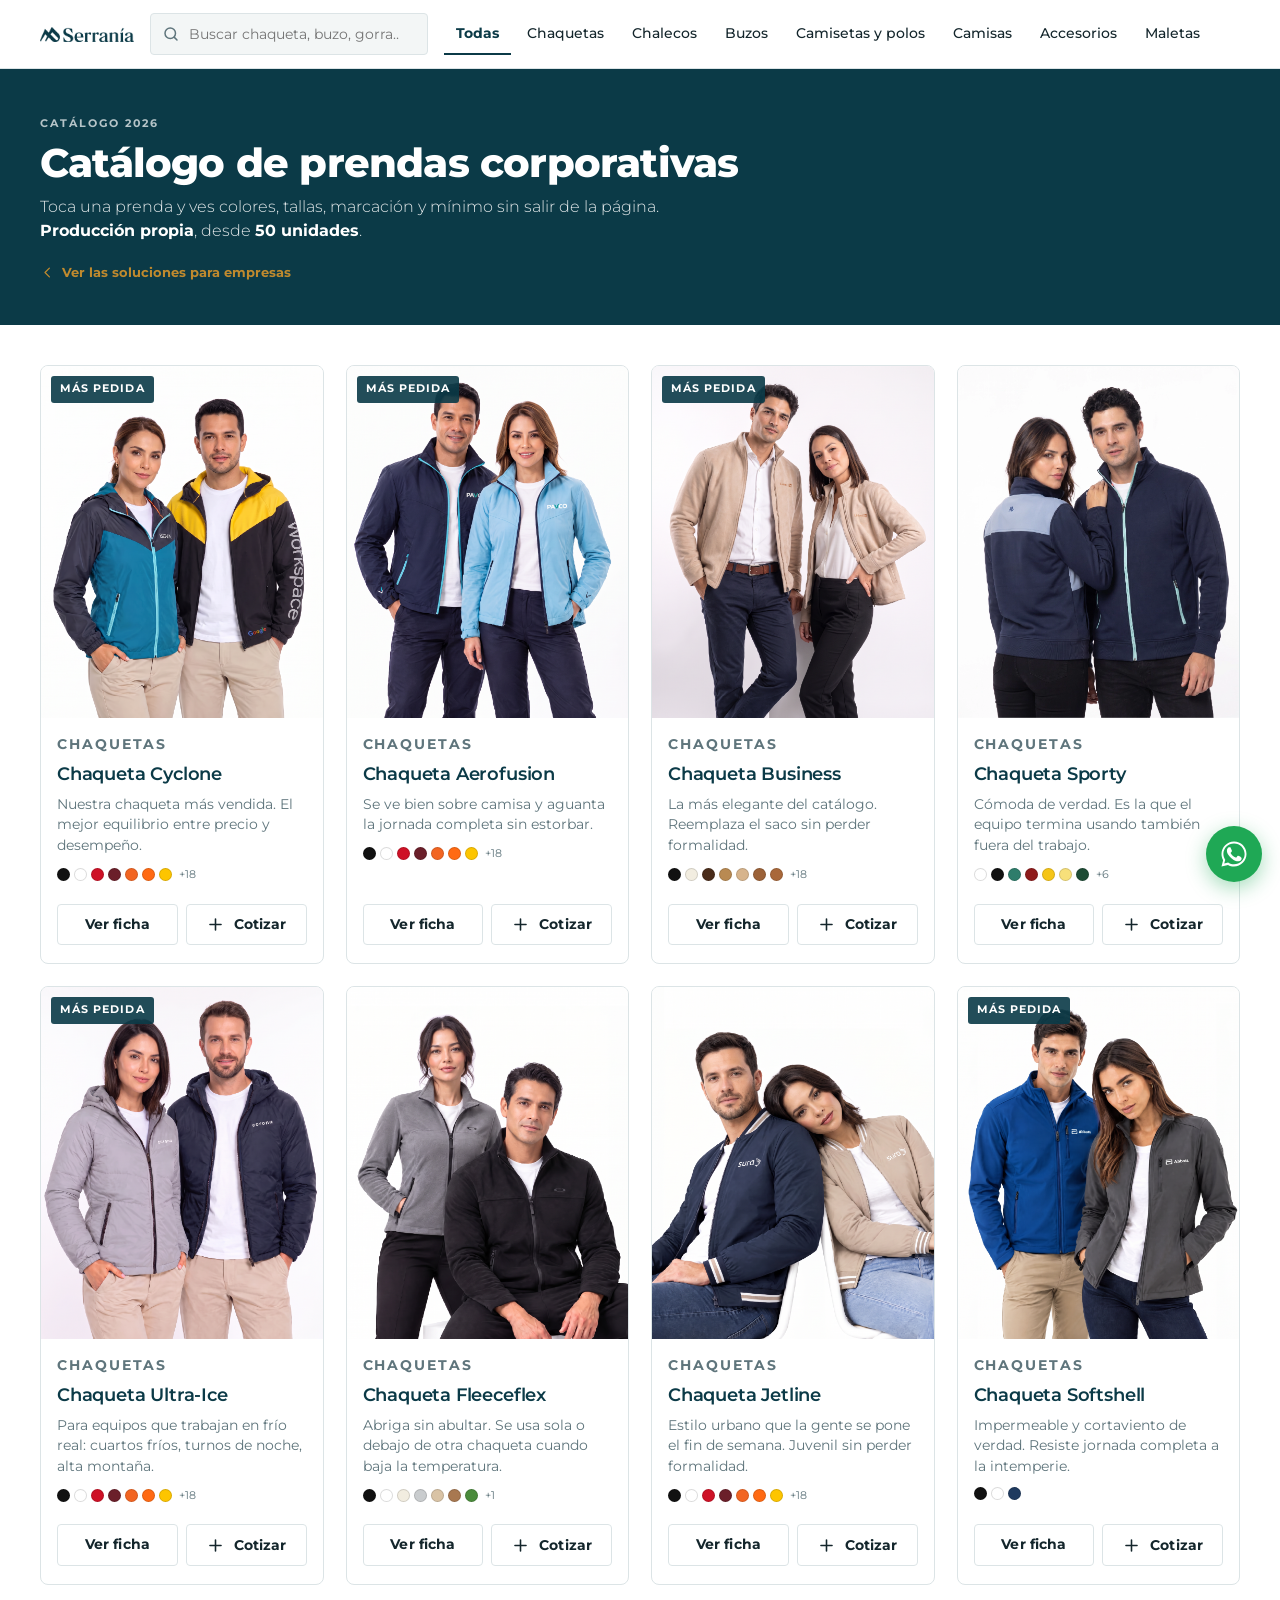
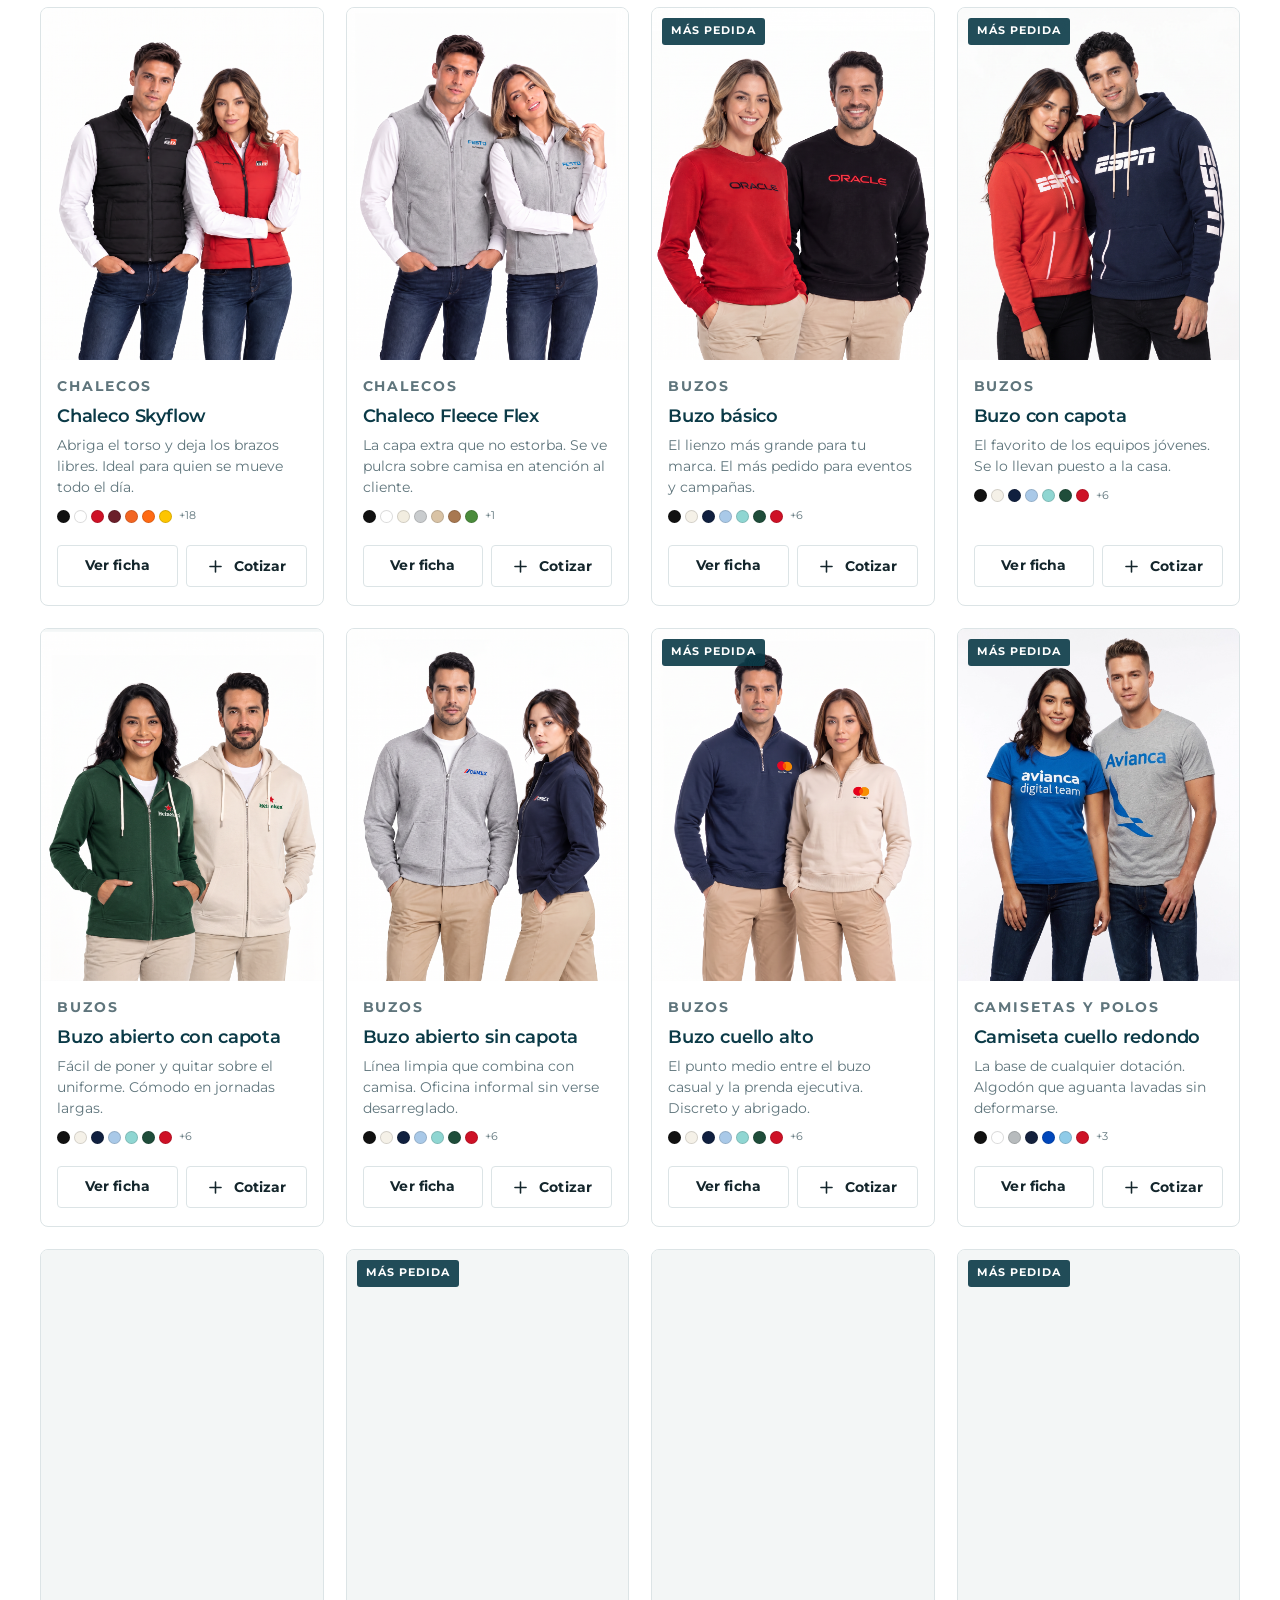
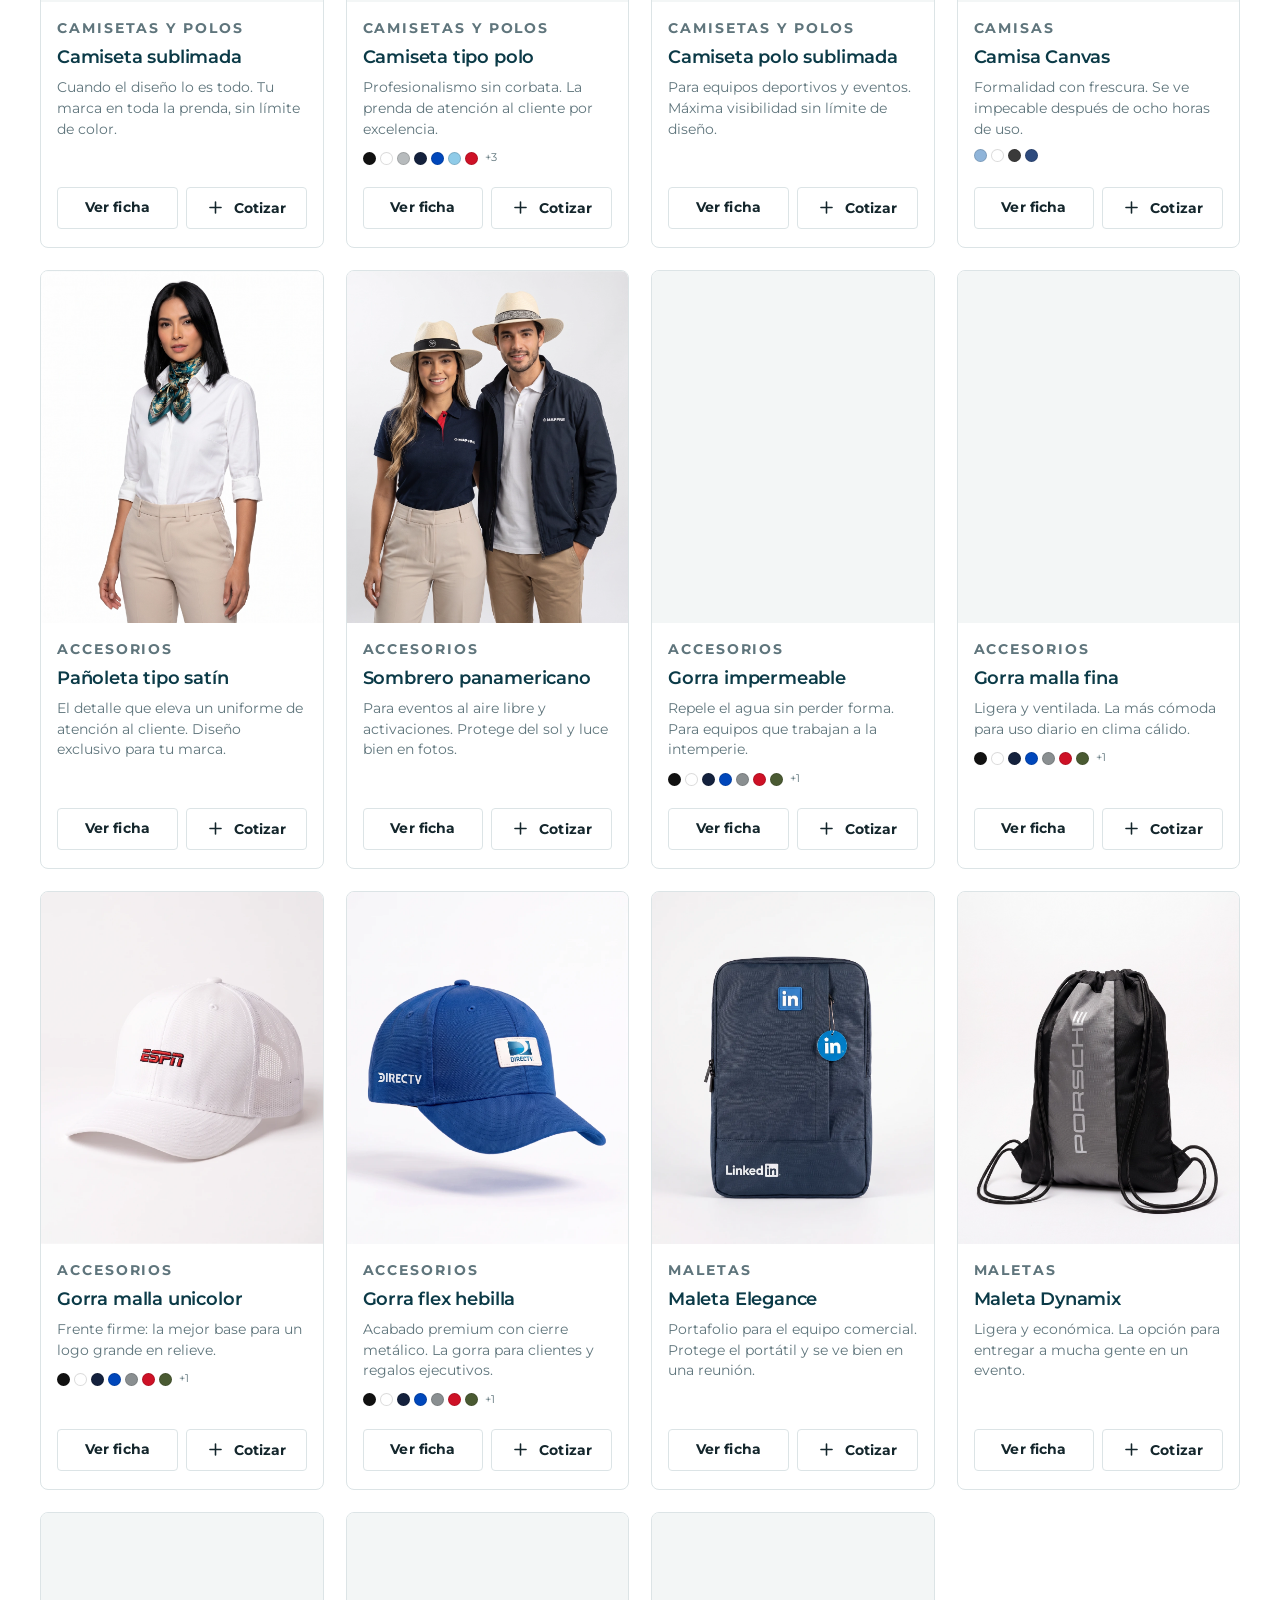
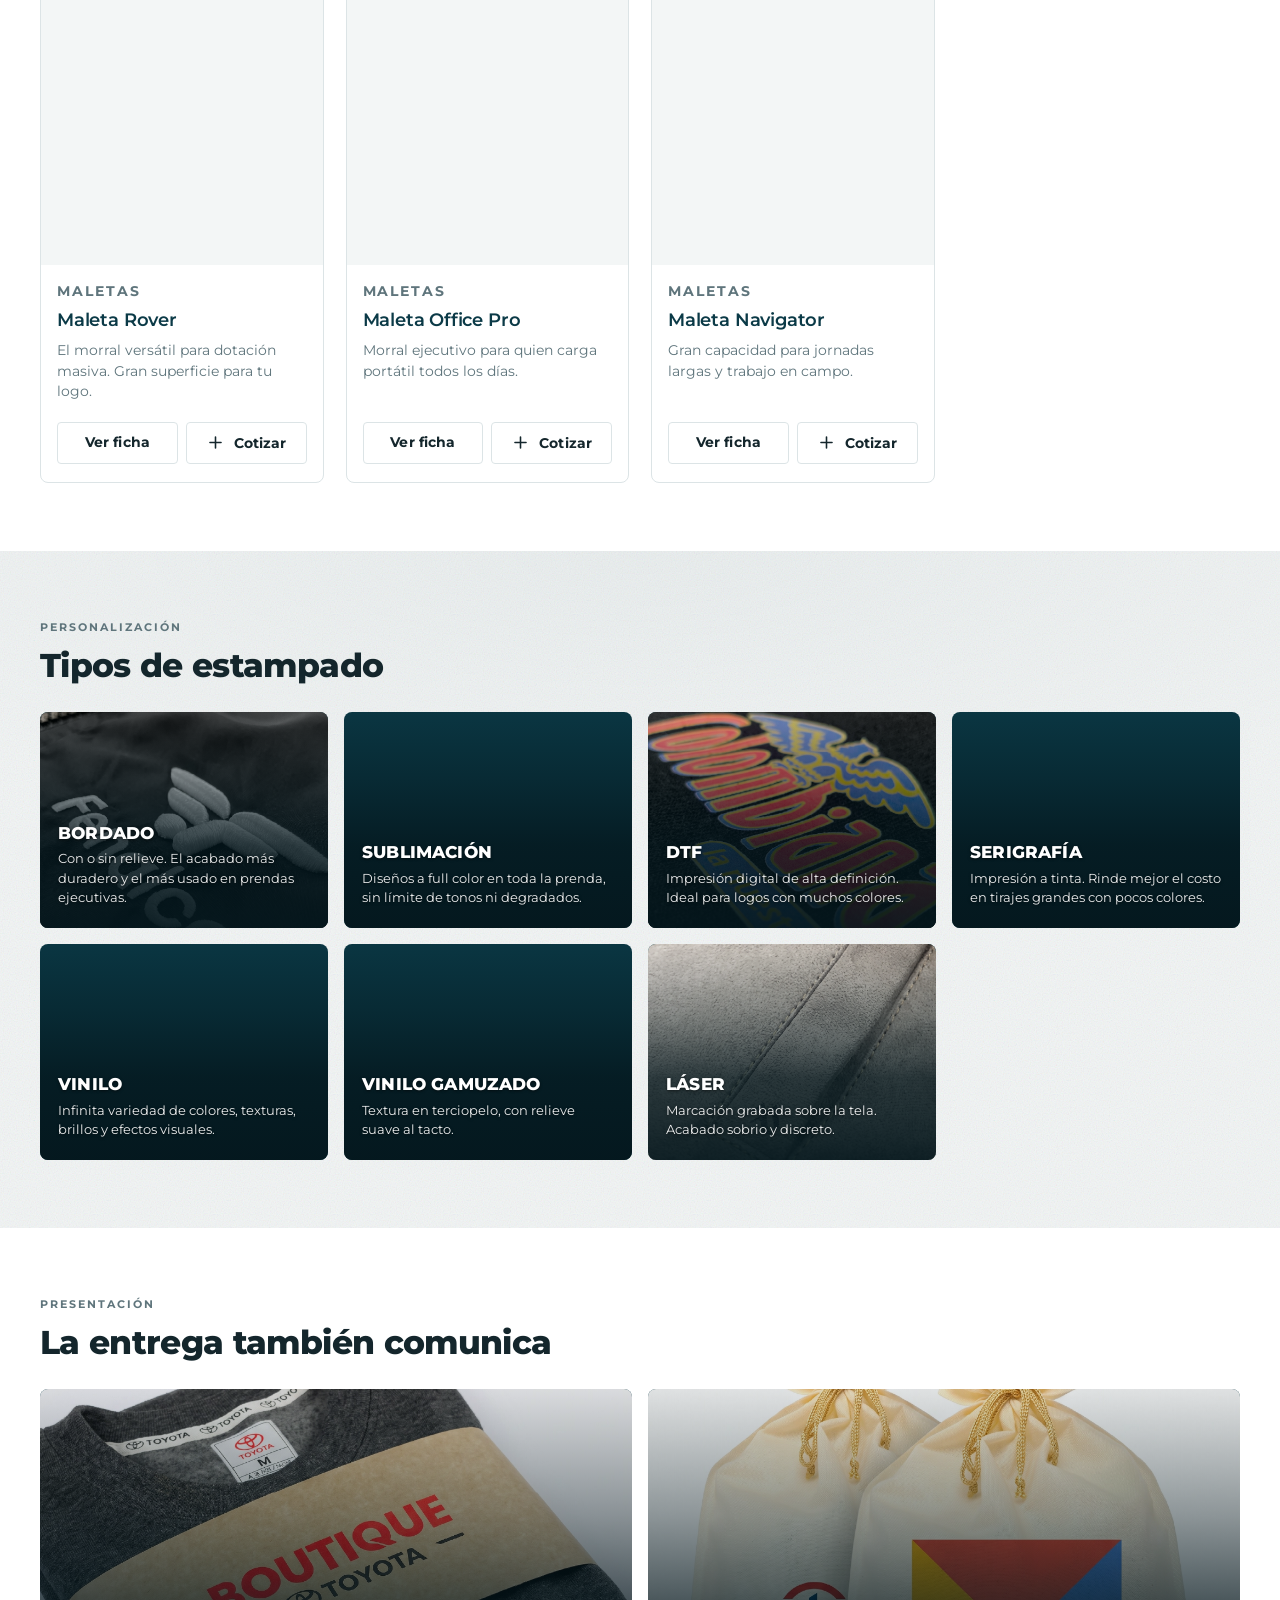
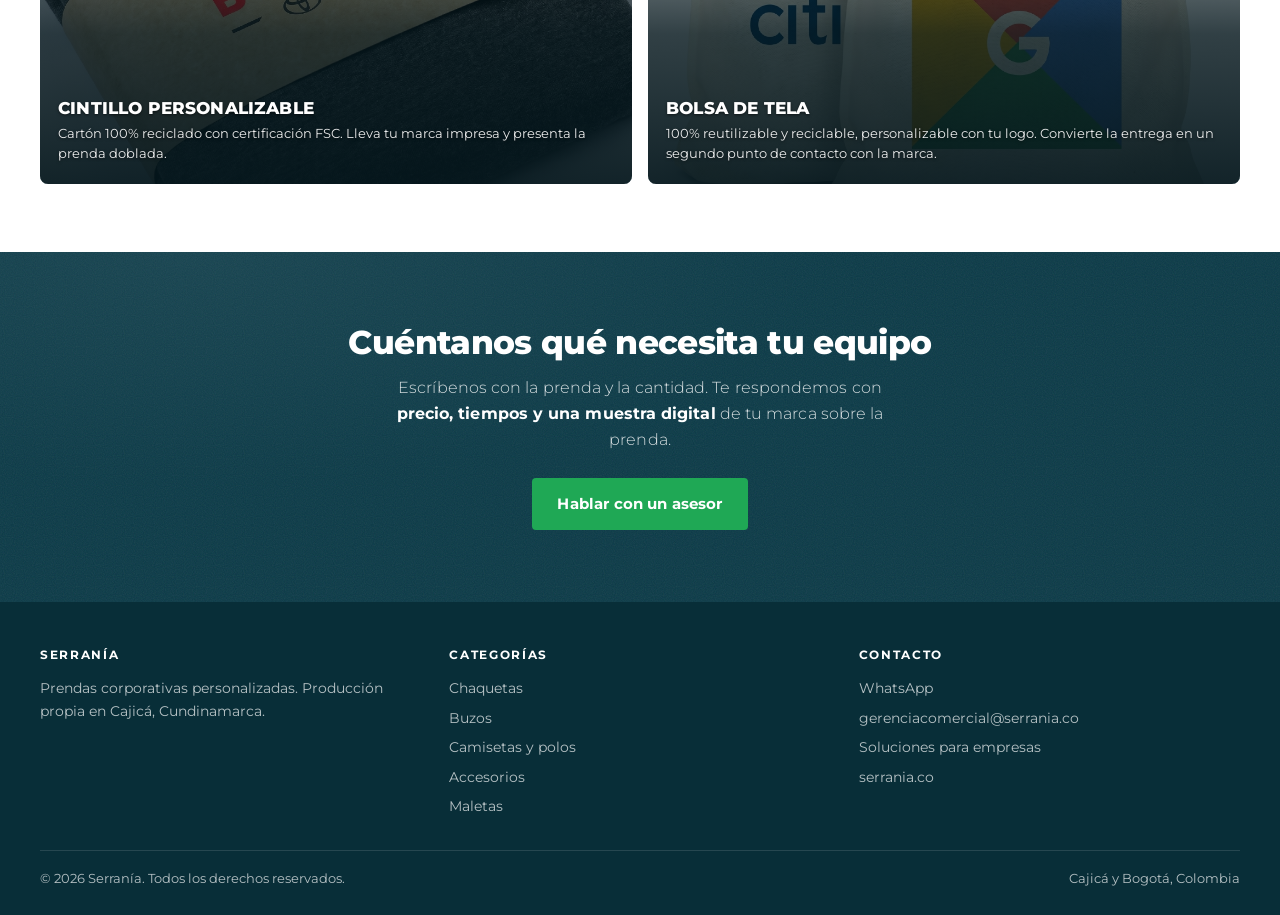
<file: catalogo/index.html>
<!DOCTYPE html>
<html lang="es-CO">
<head>
<meta charset="utf-8">
<meta name="viewport" content="width=device-width, initial-scale=1">
<title>Chaquetas y ropa personalizada para empresas | Serranía</title>
<meta name="description" content="Chaquetas y ropa personalizada para empresas con tu logo. Fabricación propia en Colombia, desde 50 unidades. Cotiza y recibe precio el mismo día.">
<link rel="canonical" href="https://catalogo.serrania.co/catalogo/">

<meta property="og:type" content="website">
<meta property="og:title" content="Chaquetas y ropa personalizada para empresas | Serranía">
<meta property="og:description" content="Chaquetas, buzos, camisetas y accesorios con el logo de tu empresa. Desde 50 unidades.">
<meta property="og:locale" content="es_CO">
<meta property="og:url" content="https://catalogo.serrania.co/catalogo/">
<meta property="og:site_name" content="Serranía">
<meta property="og:image" content="https://catalogo.serrania.co/img/og-portada.jpg">
<meta property="og:image:width" content="1200">
<meta property="og:image:height" content="630">
<meta property="og:image:alt" content="Equipo usando chaquetas corporativas Serranía">
<meta name="twitter:card" content="summary_large_image">

<meta name="theme-color" content="#0B3A47">
<link rel="preload" href="css/estilos.css" as="style">
<link rel="stylesheet" href="css/estilos.css">
<link rel="icon" type="image/png" sizes="512x512" href="../img/favicon.png">
<link rel="apple-touch-icon" sizes="180x180" href="../img/apple-touch-icon.png"> 
<!-- Google tag (gtag.js) -->
<script async src="https://www.googletagmanager.com/gtag/js?id=G-1Q8EYWX263"></script>
<script>
  window.dataLayer = window.dataLayer || [];
  function gtag(){dataLayer.push(arguments);}
  gtag('js', new Date());

  gtag('config', 'G-1Q8EYWX263');
</script>
<script src="https://www.sync-manager.com/crm/assets/js/wa-track.js" defer></script>
</head>
<body>

<a href="#catalogo" class="solo-lectores">Saltar al catálogo</a>

<!-- ================= CABECERA ================= -->
<header class="cabecera">
  <div class="contenedor cabecera-fila">
    <a class="logo" data-inicio href="../" aria-label="Serranía, ir al inicio">
      <img src="../img/logo.png" alt="Serranía" width="100" height="34">
    </a>

    <div class="buscador">
      <svg viewBox="0 0 24 24" fill="none" stroke="currentColor" stroke-width="2" stroke-linecap="round" aria-hidden="true"><circle cx="11" cy="11" r="7"/><path d="m20 20-3.5-3.5"/></svg>
      <label for="buscar" class="solo-lectores">Buscar una prenda</label>
      <input type="search" id="buscar" placeholder="Buscar chaqueta, buzo, gorra…" autocomplete="off">
      <div class="sugerencias oculto" id="sugerencias" role="listbox"></div>
    </div>

    <nav class="nav" id="nav" aria-label="Categorías"></nav>

    <div class="acciones">
      <button type="button" class="btn-icono btn-menu" id="btn-menu" aria-label="Abrir menú" aria-expanded="false">
        <svg viewBox="0 0 24 24" fill="none" stroke="currentColor" stroke-width="2" stroke-linecap="round" aria-hidden="true"><path d="M4 7h16M4 12h16M4 17h16"/></svg>
      </button>
    </div>
  </div>
</header>

<!-- ================= CABEZA DEL CATÁLOGO ================= -->
<!-- Franja corta en lugar del banner: las prendas se ven de una. -->
<section class="cabeza-catalogo">
  <div class="contenedor">
    <p class="rotulo">Catálogo 2026</p>
    <h1 class="display">Catálogo de prendas corporativas</h1>
    <p class="cabeza-gancho">Toca una prenda y ves colores, tallas, marcación y mínimo sin salir de la página. <strong>Producción propia</strong>, desde <strong>50 unidades</strong>.</p>
    <a class="cabeza-enlace" id="enlace-empresas" data-inicio href="../">
      <svg viewBox="0 0 24 24" fill="none" stroke="currentColor" stroke-width="2" stroke-linecap="round" stroke-linejoin="round" aria-hidden="true"><path d="m15 5-7 7 7 7"/></svg>
      Ver las soluciones para empresas
    </a>
  </div>
</section>

<section class="seccion" id="catalogo">
  <div class="contenedor">
    <div class="seccion-cabeza">
      <h2 class="display" id="titulo-catalogo">Catálogo completo</h2>
    </div>
    <div class="rejilla" id="rejilla"></div>
  </div>
</section>

<!-- ================= TIPOS DE ESTAMPADO ================= -->
<section class="seccion seccion-niebla">
  <div class="contenedor">
    <div class="seccion-cabeza">
      <div>
        <p class="rotulo">Personalización</p>
        <h2 class="display">Tipos de estampado</h2>
      </div>
    </div>
    <div class="medios" id="estampados"></div>
  </div>
</section>

<!-- ================= EMPAQUE ================= -->
<section class="seccion">
  <div class="contenedor">
    <div class="seccion-cabeza">
      <div>
        <p class="rotulo">Presentación</p>
        <h2 class="display">La entrega también comunica</h2>
      </div>
    </div>
    <div class="medios medios-dos" id="empaque"></div>
  </div>
</section>

<!-- ================= CIERRE ================= -->
<section class="franja">
  <div class="contenedor">
    <h2 class="display">Cuéntanos qué necesita tu equipo</h2>
    <p>Escríbenos con la prenda y la cantidad. Te respondemos con <strong>precio, tiempos y una muestra digital</strong> de tu marca sobre la prenda.</p>
    <a class="btn btn-primario" id="wa-cierre" href="#" target="_blank" rel="noopener">Hablar con un asesor</a>
  </div>
</section>

<!-- ================= PIE ================= -->
<footer class="pie">
  <div class="contenedor">
    <div class="pie-rejilla">
      <div>
        <h4>Serranía</h4>
        <p style="margin:0">Prendas corporativas personalizadas. Producción propia en Cajicá, Cundinamarca.</p>
      </div>
      <div>
        <h4>Categorías</h4>
        <ul>
          <li><a href="index.html?categoria=chaquetas">Chaquetas</a></li>
          <li><a href="index.html?categoria=buzos">Buzos</a></li>
          <li><a href="index.html?categoria=camisetas">Camisetas y polos</a></li>
          <li><a href="index.html?categoria=accesorios">Accesorios</a></li>
          <li><a href="index.html?categoria=maletas">Maletas</a></li>
        </ul>
      </div>
      <div>
        <h4>Contacto</h4>
        <ul>
          <li><a id="wa-pie" href="#" target="_blank" rel="noopener">WhatsApp</a></li>
          <li><a id="correo-pie" href="#">Correo</a></li>
          <li><a data-inicio href="../">Soluciones para empresas</a></li>
          <li><a href="https://serrania.co" target="_blank" rel="noopener">serrania.co</a></li>
        </ul>
      </div>
    </div>
    <div class="pie-abajo">
      <span>© <span id="ano"></span> Serranía. Todos los derechos reservados.</span>
      <span>Cajicá y Bogotá, Colombia</span>
    </div>
  </div>
</footer>

<!-- Bandeja de cotización y botón flotante -->
<div class="bandeja" id="bandeja" aria-live="polite"></div>
<a class="flotante" id="wa-flotante" href="#" target="_blank" rel="noopener" aria-label="Escribir por WhatsApp">
  <svg viewBox="0 0 24 24" fill="currentColor" aria-hidden="true"><path d="M17.5 14.4c-.3-.2-1.7-.9-2-1-.3-.1-.5-.1-.7.1-.2.3-.7 1-.9 1.2-.2.2-.3.2-.6.1-.3-.2-1.2-.5-2.3-1.4-.9-.8-1.4-1.7-1.6-2-.2-.3 0-.5.1-.6l.5-.5c.1-.2.2-.3.3-.5 0-.2 0-.4 0-.5 0-.2-.7-1.6-.9-2.2-.2-.6-.5-.5-.7-.5h-.6c-.2 0-.5.1-.8.4-.3.3-1 1-1 2.5s1.1 2.9 1.2 3.1c.1.2 2.1 3.2 5 4.5.7.3 1.2.5 1.7.6.7.2 1.3.2 1.8.1.6-.1 1.7-.7 1.9-1.4.2-.7.2-1.2.2-1.4-.1-.1-.3-.2-.6-.3z"/><path d="M12 2C6.5 2 2 6.5 2 12c0 1.8.5 3.4 1.3 4.9L2 22l5.2-1.3c1.4.8 3 1.2 4.8 1.2 5.5 0 10-4.5 10-10S17.5 2 12 2zm0 18.2c-1.6 0-3.1-.4-4.4-1.2l-.3-.2-3.1.8.8-3-.2-.3c-.8-1.3-1.3-2.9-1.3-4.5C3.5 7.3 7.3 3.5 12 3.5S20.5 7.3 20.5 12 16.7 20.2 12 20.2z"/></svg>
</a>

<script src="js/config.js"></script>
<script src="js/datos-colores.js"></script>
<script src="js/datos-tallas.js"></script>
<script src="js/datos-productos.js"></script>
<script src="js/datos-marcas.js"></script>
<script src="js/comunes.js"></script>
<script src="js/catalogo.js"></script>
<script>
  document.addEventListener("DOMContentLoaded", function(){
    document.getElementById("ano").textContent = new Date().getFullYear();
    montarEstampados();
    montarEmpaque();
    ["wa-cierre","wa-pie"].forEach(function(id){
      var el = document.getElementById(id);
      if (el) el.href = waGeneral();
    });
    var c = document.getElementById("correo-pie");
    if (c){ c.href = "mailto:" + CONFIG.correo; c.textContent = CONFIG.correo; }
  });
</script>

<script type="application/ld+json">
{
  "@context":"https://schema.org",
  "@type":"Organization",
  "name":"Serranía",
  "url":"https://catalogo.serrania.co",
  "description":"Fabricación de prendas corporativas personalizadas para empresas.",
  "address":{"@type":"PostalAddress","addressLocality":"Cajicá","addressRegion":"Cundinamarca","addressCountry":"CO"}
}
</script>
</body>
</html>
</file>
<file: assets/css/styles.css>
/* Serranía — La mejor ropa para empresas
   Sistema visual tomado de catalogo.serrania.co (css/estilos.css):
   Montserrat, tinta #0B3A47, acento #C08A2E, radio 4px, rótulos en mayúsculas. */


:root {
  --tinta: #0B3A47;
  --tinta-alta: #0F4E5E;
  --tinta-pie: #082E38;
  --acento: #C08A2E;
  --texto: #14262C;
  --suave: #5F757C;
  --linea: #DCE4E6;
  --niebla: #F3F6F6;
  --papel: #FFFFFF;
  --whatsapp: #1FA855;

  --sans: "Montserrat", "Helvetica Neue", Arial, sans-serif;
  --display: "Montserrat", "Helvetica Neue", Arial, sans-serif;
  --ancho: 1240px;
  --radio: 4px;
  --radio-g: 8px;
  --sombra: 0 1px 2px rgba(11,58,71,.06), 0 8px 24px rgba(11,58,71,.06);
  --sombra-texto-banner: 0 1px 3px rgba(0,0,0,.40), 0 3px 16px rgba(0,0,0,.35);
}

*, *::before, *::after { box-sizing: border-box; }
html {
  scroll-behavior: smooth;
  /* El encabezado queda fijo arriba; sin este margen, al saltar a una
     sección su título quedaba escondido detrás de la barra */
  scroll-padding-top: 80px;
}
@media (max-width: 860px){ html{ scroll-padding-top: 74px; } }
@media (prefers-reduced-motion: reduce) {
  html { scroll-behavior: auto; }
  *, *::before, *::after { animation: none !important; transition: none !important; }
}

body {
  margin: 0;
  font-family: var(--sans);
  font-size: 16px;
  line-height: 1.6;
  color: var(--texto);
  background: var(--papel);
  -webkit-font-smoothing: antialiased;
}
img { max-width: 100%; display: block; }
h1, h2, h3, h4 { margin: 0; }
p { margin: 0; }
ul, ol { margin: 0; padding: 0; }
a { color: inherit; }
strong { font-weight: 700; }
:focus-visible { outline: 3px solid var(--acento); outline-offset: 3px; }

.wrap { width: 100%; max-width: var(--ancho); margin: 0 auto; padding: 0 20px; }
.sr { position: absolute; width: 1px; height: 1px; overflow: hidden; clip: rect(0 0 0 0); white-space: nowrap; }
.skip { position: absolute; left: 16px; top: -60px; z-index: 80; background: var(--tinta); color: #fff; padding: 10px 14px; font-weight: 700; }
.skip:focus { top: 12px; }

/* ---------- Tipografía del catálogo ---------- */
.display, .section-head h2, .panel-lead h3, .impact h2, .contact h2 {
  font-family: var(--display); font-weight: 800; text-transform: none;
  letter-spacing: -0.02em; line-height: 1.14; text-wrap: balance;
}
.rotulo {
  font-size: .7rem; font-weight: 700; text-transform: uppercase;
  letter-spacing: .18em; color: var(--suave); margin: 0 0 10px;
}

/* ---------- Botones (iguales al catálogo) ---------- */
.btn {
  display: inline-flex; align-items: center; justify-content: center; gap: 9px;
  padding: 13px 24px; border: 1px solid transparent; border-radius: var(--radio);
  font-family: inherit; font-size: .94rem; font-weight: 700; line-height: 1.2;
  text-decoration: none; text-align: center; cursor: pointer;
  background: var(--tinta); color: #fff;
  transition: background .15s ease, color .15s ease, border-color .15s ease;
}
.btn:hover { background: var(--tinta-alta); }
.btn svg { width: 19px; height: 19px; flex: none; }
.btn-claro {
  background: var(--tinta); color: #fff;
  border: 0; border-right: 6px solid var(--acento);
  text-transform: uppercase; letter-spacing: .02em;
  box-shadow: 0 6px 18px rgba(0,0,0,.28);
}
.btn-claro:hover { background: var(--tinta-alta); }
.btn-linea-claro { border-color: rgba(255,255,255,.85); color: #fff; background: rgba(0,0,0,.18); }
.btn-linea-claro:hover { background: rgba(0,0,0,.3); }
.btn-linea { background: transparent; border-color: var(--linea); color: var(--texto); }
.btn-linea:hover { background: var(--niebla); }
.btn-primario { background: var(--whatsapp); color: #fff; }
.btn-primario:hover { background: #188744; }
.btn-small { padding: 9px 16px; font-size: .82rem; }

/* ---------- Cabecera ---------- */
.site-header {
  position: sticky; top: 0; z-index: 60;
  background: var(--papel); border-bottom: 1px solid var(--linea);
}
.header-inner { display: flex; align-items: center; gap: 16px; height: 68px; }
.brand { display: flex; align-items: center; text-decoration: none; }
.brand img { height: 32px; width: auto; }
@media (max-width: 860px) { .brand img { height: 26px; } }
.nav { margin-left: auto; display: flex; align-items: center; gap: 4px; }
.nav a {
  text-decoration: none; font-size: .88rem; font-weight: 500; color: var(--texto);
  padding: 8px 12px; border-radius: var(--radio);
}
.nav a:hover { background: var(--niebla); color: var(--tinta); }
@media (max-width: 860px) {
  .header-inner { height: 62px; }
  .nav { display: none; }
  .header-inner .btn { margin-left: auto; }
}

/* ---------- Portada ---------- */
.portada { background: var(--tinta); color: #fff; }
.portada-marco { display: grid; position: relative; background: var(--tinta); }
.portada-fondo, .portada-capa { grid-area: 1 / 1; }
.portada-fondo { width: 100%; height: 100%; min-height: 420px; object-fit: cover; object-position: right center; }
/* Velo para leer el texto blanco sobre la foto */
.portada-marco::after {
  content: ""; grid-area: 1 / 1; z-index: 0; pointer-events: none;
  background: linear-gradient(90deg, rgba(8,46,56,.92) 0%, rgba(8,46,56,.78) 32%, rgba(8,46,56,.25) 58%, rgba(8,46,56,0) 72%);
}
.portada-capa {
  position: relative; z-index: 1;
  display: flex; align-items: flex-start;
  padding: clamp(40px, 6vw, 88px) 0 clamp(32px, 4vw, 56px);
}
.portada-texto { display: flex; flex-direction: column; align-items: flex-start; max-width: 640px; }
.portada .rotulo { color: rgba(255,255,255,.9); }
.portada h1 {
  font-family: var(--display); font-weight: 800; text-transform: uppercase;
  letter-spacing: -0.01em; line-height: 1.02;
  font-size: clamp(2.2rem, 5vw, 4.4rem); color: #fff;
}
.portada-gancho {
  font-size: clamp(1rem, 1.9vw, 1.45rem); font-weight: 700; text-transform: uppercase;
  letter-spacing: .01em; line-height: 1.25; max-width: 30ch; margin: 18px 0 10px; color: #fff;
}
.portada-texto > p:not(.rotulo):not(.portada-gancho) { max-width: 46ch; font-size: 1rem; color: #fff; }
.portada-botones { display: flex; flex-wrap: wrap; gap: 12px; margin-top: 24px; }

.cifras-banda { background: var(--tinta); border-top: 1px solid rgba(255,255,255,.08); padding: 22px 0; }
.cifras { display: flex; flex-wrap: wrap; gap: 36px; justify-content: center; }
.cifra { display: flex; flex-direction: column; align-items: center; text-align: center; }
.cifra strong { font-size: clamp(1.4rem, 2.6vw, 1.9rem); font-weight: 800; line-height: 1.1; color: #fff; }
.cifra span { margin-top: 4px; font-size: .68rem; font-weight: 600; text-transform: uppercase; letter-spacing: .14em; color: rgba(255,255,255,.7); }

@media (max-width: 640px) {
  .portada-fondo { grid-area: 1 / 1; min-height: 0; height: 300px; object-position: 82% center; }
  .portada-capa { grid-area: 2 / 1; }
  .portada-marco::after { display: none; }
  .portada h1 { font-size: clamp(1.55rem, 7.4vw, 2.3rem); line-height: 1.04; }
  .btn-claro { padding: 11px 16px; font-size: .8rem; border-right-width: 5px; }
  .cifras { display: grid; grid-template-columns: repeat(2, 1fr); gap: 16px 10px; }
}

/* ---------- Secciones ---------- */
.section-head { margin-bottom: 28px; max-width: 760px; }
.section-head h2 { font-size: clamp(1.4rem, 3.1vw, 2.05rem); color: var(--texto); }
.section-head > p:not(.rotulo) { margin-top: 10px; color: var(--suave); font-size: 1rem; }

.solutions { padding: clamp(52px, 7vw, 88px) 0; }

/* Pestañas de soluciones: tarjetas clicables */
.tabs-ayuda {
  display: flex; align-items: center; gap: 8px; margin-bottom: 14px;
  font-size: .9rem; font-weight: 600; color: var(--tinta);
}
.ico-ayuda { width: 20px; height: 20px; color: var(--acento); flex: none; }
.tabs { display: grid; grid-template-columns: repeat(4, minmax(0, 1fr)); gap: 12px; scroll-margin-top: 90px; }
.tabs [role="tab"] {
  appearance: none; font: inherit; text-align: left; cursor: pointer; position: relative;
  display: flex; flex-direction: column; align-items: flex-start; gap: 6px;
  padding: 18px 18px 16px;
  background: var(--papel); color: var(--suave);
  border: 1px solid var(--linea); border-radius: var(--radio-g);
  box-shadow: var(--sombra);
  transition: border-color .15s ease, transform .15s ease, background .15s ease;
}
.tab-ico {
  width: 40px; height: 40px; padding: 9px; margin-bottom: 6px;
  border-radius: var(--radio-g); background: var(--niebla); color: var(--tinta);
}
.tab-name { font-weight: 700; font-size: 1.06rem; line-height: 1.25; color: var(--tinta); }
.tab-hint { font-size: .84rem; line-height: 1.4; flex: 1; }
.tab-cta {
  display: inline-flex; align-items: center; gap: 6px; margin-top: 8px;
  font-size: .82rem; font-weight: 700; color: var(--acento);
}
.tab-cta svg { width: 16px; height: 16px; transition: transform .15s ease; }
.tab-viendo { display: none; }
.tabs [role="tab"]:hover { border-color: var(--tinta); transform: translateY(-2px); }
.tabs [role="tab"]:hover .tab-cta svg { transform: translateX(3px); }

.tabs [role="tab"][aria-selected="true"] {
  background: var(--tinta); border-color: var(--tinta); color: rgba(255,255,255,.78);
  transform: none;
}
.tabs [role="tab"][aria-selected="true"] .tab-name { color: #fff; }
.tabs [role="tab"][aria-selected="true"] .tab-ico { background: rgba(255,255,255,.12); color: #fff; }
.tabs [role="tab"][aria-selected="true"] .tab-cta { color: #fff; }
.tabs [role="tab"][aria-selected="true"] .tab-ver { display: none; }
.tabs [role="tab"][aria-selected="true"] .tab-viendo { display: inline; }
.tabs [role="tab"][aria-selected="true"] .tab-cta svg { transform: rotate(90deg); }
.tabs [role="tab"][aria-selected="true"]::after { /* flecha hacia el contenido */
  content: ""; position: absolute; left: 50%; bottom: -9px; width: 16px; height: 16px; margin-left: -8px;
  background: var(--tinta); transform: rotate(45deg); border-radius: 2px;
}
@media (max-width: 760px) {
  .tabs { grid-template-columns: repeat(2, minmax(0, 1fr)); gap: 10px; }
  .tabs [role="tab"] { padding: 14px 14px 12px; }
  .tab-ico { width: 34px; height: 34px; padding: 7px; margin-bottom: 2px; }
  .tab-name { font-size: .96rem; }
  .tab-hint { font-size: .76rem; }
  .tab-cta { font-size: .76rem; }
  .tabs [role="tab"][aria-selected="true"]::after { display: none; }
}

.panel {
  display: grid; grid-template-columns: minmax(0, 1fr) minmax(0, 1fr);
  grid-template-areas: "foto lead" "grupos grupos" "mas mas";
  gap: clamp(28px, 4vw, 48px) clamp(32px, 5vw, 64px);
  align-items: center;
  margin-top: 16px; padding: clamp(18px, 3vw, 36px);
  border: 1px solid var(--linea); border-top: 4px solid var(--tinta);
  border-radius: 0 0 var(--radio-g) var(--radio-g);
}
.panel-mas {
  grid-area: mas; display: flex; flex-wrap: wrap; align-items: center; gap: 12px 16px;
  padding-top: 22px; border-top: 1px solid var(--linea);
}
.panel-mas p { font-size: .9rem; font-weight: 700; color: var(--tinta); }
.chips { display: flex; flex-wrap: wrap; gap: 10px; }
.chip {
  appearance: none; font: inherit; cursor: pointer;
  display: inline-flex; align-items: center; gap: 8px;
  padding: 9px 16px; border-radius: 999px;
  background: var(--papel); border: 1px solid var(--linea);
  font-size: .88rem; font-weight: 600; color: var(--tinta);
  transition: border-color .15s ease, background .15s ease;
}
.chip svg { width: 18px; height: 18px; }
.chip:hover { border-color: var(--tinta); background: var(--niebla); }
.panel-foto {
  grid-area: foto; display: block; width: 100%; height: auto; max-width: 100%;
  aspect-ratio: 1 / 1; object-fit: cover; object-position: center 45%;
  border-radius: var(--radio-g); background: var(--niebla);
}
.panel-lead { grid-area: lead; }
.panel[hidden] { display: none; }
.panel:focus-visible { outline-offset: 8px; }
.panel-lead h3 { font-size: clamp(1.3rem, 2.6vw, 1.8rem); color: var(--tinta); }
.problem { margin-top: 18px; max-width: 36em; }
.problem strong { color: var(--tinta); }
.meta { margin-top: 14px; font-size: .9rem; color: var(--suave); }
.minimo { margin-top: 10px; font-size: .96rem; font-weight: 700; color: var(--tinta); }
.panel-lead .btn { margin-top: 24px; }

.how { list-style: none; counter-reset: how; margin-top: 20px; display: grid; gap: 10px; }
.how li { counter-increment: how; position: relative; padding-left: 38px; font-size: .96rem; }
.how li::before {
  content: counter(how); position: absolute; left: 0; top: 0;
  width: 26px; height: 26px; border-radius: var(--radio);
  display: grid; place-items: center;
  background: var(--tinta); color: #fff; font-weight: 700; font-size: .8rem;
}

.panel-groups { grid-area: grupos; display: grid; grid-template-columns: repeat(auto-fit, minmax(230px, 1fr)); align-content: start; }
.sprite { position: absolute; width: 0; height: 0; overflow: hidden; }
.panel-groups { gap: 16px; align-items: stretch; }
.group {
  background: var(--niebla); border-radius: var(--radio-g);
  padding: 22px 22px 24px;
}
.group h4 {
  font-size: .7rem; font-weight: 700; text-transform: uppercase; letter-spacing: .16em;
  color: var(--suave); margin-bottom: 18px;
}
.group ul { list-style: none; display: grid; gap: 18px; }
.group li { display: grid; grid-template-columns: 40px minmax(0, 1fr); gap: 14px; align-items: start; }
.group .ico {
  width: 40px; height: 40px; padding: 9px; border-radius: var(--radio-g);
  background: var(--papel); color: var(--tinta);
  box-shadow: 0 1px 2px rgba(11,58,71,.06);
}
.group strong { display: block; font-size: .96rem; font-weight: 700; line-height: 1.3; color: var(--tinta); }
.group span { display: block; margin-top: 3px; font-size: .86rem; line-height: 1.5; color: var(--suave); }
@media (max-width: 900px) { .panel { grid-template-columns: 1fr; grid-template-areas: "foto" "lead" "grupos" "mas"; } }
@media (max-width: 560px) { .panel-groups { grid-template-columns: 1fr; } }

/* ---------- Estándar Serranía ---------- */
.standard { background: var(--niebla); padding: clamp(52px, 7vw, 88px) 0; }
.standard-grid { display: grid; grid-template-columns: minmax(0, 1fr) minmax(0, 1fr) minmax(0, 1fr); gap: clamp(20px, 3vw, 40px); align-items: stretch; }
.estandar-foto { position: relative; margin: 0; min-height: 420px; }
.estandar-foto img {
  position: absolute; inset: 0; width: 100%; height: 100%; max-width: 100%;
  object-fit: cover; object-position: center 35%; border-radius: var(--radio-g);
}

.warranty {
  display: flex; flex-direction: column; justify-content: center; gap: 28px;
  background: var(--tinta); color: #fff; border-radius: var(--radio-g);
  border-right: 8px solid var(--acento);
  padding: clamp(28px, 4vw, 44px) clamp(24px, 3vw, 36px); box-shadow: var(--sombra);
}
.warranty-sello { display: flex; align-items: center; gap: 14px; flex-wrap: wrap; }
.w-num {
  font-weight: 800; font-size: clamp(4.2rem, 8vw, 6.4rem); line-height: .8;
  letter-spacing: -0.04em; color: var(--acento);
}
.w-txt { display: flex; flex-direction: column; gap: 4px; }
.w-dias { font-size: .95rem; font-weight: 600; text-transform: uppercase; letter-spacing: .14em; color: rgba(255,255,255,.75); }
.w-gar { font-size: clamp(1.9rem, 3.4vw, 2.6rem); font-weight: 800; text-transform: uppercase; line-height: .95; letter-spacing: -0.01em; color: #fff; }
.w-cubre { padding-top: 22px; border-top: 1px solid rgba(255,255,255,.16); }
.w-cubre p { font-size: .7rem; font-weight: 700; text-transform: uppercase; letter-spacing: .16em; color: rgba(255,255,255,.6); margin-bottom: 14px; }
.w-cubre ul { list-style: none; display: grid; gap: 12px; }
.w-cubre li { display: flex; align-items: center; gap: 12px; font-size: 1.05rem; font-weight: 700; }
.w-cubre svg {
  width: 36px; height: 36px; padding: 8px; flex: none;
  border-radius: var(--radio-g); background: rgba(255,255,255,.1); color: var(--acento);
}
.w-nota { font-size: .92rem; color: rgba(255,255,255,.75); }
.w-nota strong { color: #fff; }

.pillars {
  list-style: none; counter-reset: pilar;
  display: grid; grid-template-columns: 1fr;
  border-top: 2px solid var(--tinta); background: var(--papel);
}
.pillars li { counter-increment: pilar; padding: 20px 22px 22px; border-bottom: 1px solid var(--linea); }
.pillars li::before {
  content: "0" counter(pilar); display: block;
  font-size: .78rem; font-weight: 700; letter-spacing: .14em; color: var(--acento); margin-bottom: 12px;
}
.pillars h3 { font-size: 1.06rem; font-weight: 700; color: var(--tinta); }
.pillars p { margin-top: 8px; color: var(--suave); font-size: .92rem; }
@media (max-width: 1100px) {
  .standard-grid { grid-template-columns: minmax(0, 1fr) minmax(0, 1fr); }
  .pillars { grid-column: 1 / -1; grid-template-columns: repeat(2, minmax(0, 1fr)); }
  .pillars li:nth-child(odd) { border-right: 1px solid var(--linea); }
}
@media (max-width: 700px) {
  .standard-grid { grid-template-columns: 1fr; }
  .estandar-foto { min-height: 0; }
  .estandar-foto img { position: static; height: auto; aspect-ratio: 4 / 5; }
  .pillars { grid-template-columns: 1fr; }
  .pillars li:nth-child(odd) { border-right: 0; }
}

.compare { margin-top: clamp(40px, 6vw, 64px); }
.compare > h3 { font-size: clamp(1.2rem, 2.4vw, 1.5rem); font-weight: 800; letter-spacing: -0.02em; color: var(--texto); margin-bottom: 18px; }
.table-scroll {
  overflow-x: auto; -webkit-overflow-scrolling: touch;
  background: var(--papel); border: 1px solid var(--linea); border-radius: var(--radio-g);
}
table { width: 100%; min-width: 720px; border-collapse: collapse; font-size: .9rem; }
thead th {
  text-align: left; padding: 14px 14px; font-weight: 700; color: #fff; background: var(--tinta);
  font-size: .82rem; text-transform: uppercase; letter-spacing: .06em; vertical-align: bottom;
}
tbody th { text-align: left; font-weight: 600; color: var(--tinta); padding: 12px 14px; width: 28%; background: var(--papel); }
td { padding: 12px 14px; vertical-align: middle; text-align: center; }
thead th:not(:first-child) { text-align: center; }
tbody tr { border-top: 1px solid var(--linea); }
tbody tr:nth-child(even) th, tbody tr:nth-child(even) td { background: #FAFCFC; }
td.y::before {
  content: ""; display: inline-block; width: 8px; height: 8px; margin-right: 8px;
  border-radius: 1px; background: var(--acento); vertical-align: .06em;
}
td.n { color: #9AAAB0; }
.footnote { margin-top: 12px; font-size: .82rem; color: var(--suave); }
.th-corto{ display: none; }
.empaque-movil{ display: none; }

/* ---------- La tabla en celular ----------
   Con min-width 720 px solo se alcanzaban a ver una columna y media y
   tocaba arrastrar de lado. Ahora cabe completa: encabezados cortos,
   los Sí y No como símbolos, y la fila de empaque —la única con texto
   largo— sale de la tabla y queda como lista debajo. */
@media (max-width: 760px) {
  .table-scroll{ overflow-x: visible; }
  table{ min-width: 0; font-size: .78rem; table-layout: fixed; }

  .th-largo{ display: none; }
  .th-corto{ display: inline; }

  thead th{
    padding: 10px 2px; font-size: .5rem; letter-spacing: 0;
    text-align: center; vertical-align: middle;
    line-height: 1.2;
    /* En una sola línea: partidos a la mitad se leían "DOTA CIÓN" */
    white-space: nowrap; word-break: normal; hyphens: none;
  }
  /* Una línea tenue separa las columnas: sin ella los nombres se tocan */
  thead th + th{ border-left: 1px solid rgba(255,255,255,.22); }
  tbody td + td{ border-left: 1px solid var(--linea); }
  thead th:first-child{ width: 38%; }

  tbody th{
    width: 38%; padding: 10px 8px 10px 10px;
    font-size: .76rem; font-weight: 600; line-height: 1.25;
  }
  td{ padding: 10px 2px; }

  /* Sí y No como símbolos: en 50 px no cabe la palabra */
  td.y, td.n{ font-size: 0; }
  td.y::before{
    content: "✓"; display: inline; width: auto; height: auto; margin: 0;
    background: none; border-radius: 0;
    font-size: 1rem; font-weight: 700; color: var(--acento);
  }
  td.n::before{ content: "—"; font-size: .9rem; color: #B6C3C8; }

  .fila-empaque{ display: none; }

  .empaque-movil{
    display: block; list-style: none; margin: 14px 0 0; padding: 0;
  }
  .empaque-movil li{
    display: flex; flex-direction: column; gap: 2px;
    padding: 10px 0; border-bottom: 1px solid var(--linea);
  }
  .empaque-movil li:last-child{ border-bottom: 0; }
  .empaque-movil strong{
    font-size: .64rem; font-weight: 700; text-transform: uppercase;
    letter-spacing: .1em; color: var(--suave);
  }
  .empaque-movil span{ font-size: .86rem; color: var(--tinta); font-weight: 600; }
}

/* Pantallas muy angostas: un punto menos para que el nombre siga cabiendo */
@media (max-width: 380px){
  thead th{ font-size: .44rem; }
  tbody th{ font-size: .72rem; padding-right: 6px; }
}

/* ---------- Impacto social ---------- */
.impact { background: var(--tinta); color: #fff; padding: clamp(52px, 7vw, 88px) 0; }
.impact-grid {
  display: grid; grid-template-columns: minmax(0, .9fr) minmax(0, 1fr) minmax(0, 1.15fr);
  gap: clamp(28px, 3.5vw, 48px); align-items: stretch;
}
.impact .rotulo { color: rgba(255,255,255,.65); }
.impact h2 { font-size: clamp(2rem, 2.9vw, 2.6rem); line-height: 1.02; color: #fff; }
.impact-intro > p:not(.rotulo) { margin-top: 18px; max-width: 36em; color: rgba(255,255,255,.82); }
.impact-intro > p.impact-sub {
  margin-top: 14px; font-size: clamp(1.15rem, 2vw, 1.45rem); font-weight: 700; line-height: 1.3;
  color: var(--acento);
}
.commute {
  display: flex; flex-direction: column; gap: 14px;
  margin-top: 32px; padding: 22px 24px 24px;
  background: rgba(0,0,0,.18); border-radius: var(--radio); border-right: 6px solid var(--acento);
}
.commute-cifra { display: flex; align-items: center; gap: 14px; }
.commute-ico { width: 44px; height: 44px; flex: none; color: var(--acento); }
.commute-num { font-weight: 800; font-size: clamp(3.2rem, 4.4vw, 4.2rem); line-height: .9; letter-spacing: -0.03em; color: #fff; }
.commute-unidad { font-size: 1.15rem; font-weight: 700; text-transform: uppercase; letter-spacing: .08em; color: #fff; align-self: flex-end; margin-bottom: 6px; }
.commute-text { font-size: .94rem; color: rgba(255,255,255,.88); }
.planta { position: relative; margin: 0; min-height: 520px; }
/* El video de la planta usa exactamente las mismas reglas que la foto */
.planta video{
  position: absolute; inset: 0;
  width: 100%; height: 100%; object-fit: cover;
  border-radius: var(--radio); display: block;
}
.planta img {
  position: absolute; top: 0; left: 0; width: 100%; height: calc(100% - 48px); max-width: 100%;
  object-fit: cover; object-position: center 40%; border-radius: var(--radio-g);
}
.planta figcaption { position: absolute; left: 0; right: 0; bottom: 0; font-size: .82rem; line-height: 1.3; color: rgba(255,255,255,.65); }
.impact-list { list-style: none; counter-reset: imp; }
.impact-list li:first-child { padding-top: 0; }
.impact-list .h-ico { width: 22px; height: 22px; margin-left: 6px; vertical-align: -4px; color: #7BC47F; }
.impact-list li { padding: 20px 0 22px; border-bottom: 1px solid rgba(255,255,255,.14); }
.impact-list h3 { font-size: 1.06rem; font-weight: 700; color: #fff; }
.impact-list p { margin-top: 6px; color: rgba(255,255,255,.78); font-size: .94rem; }
.impact-list li.con-logo .logo-programa {
  display: block; width: 100%; height: auto; margin-bottom: 18px;
  padding: 12px 14px; background: #fff; border-radius: var(--radio-g);
}

@media (max-width: 1100px) {
  .impact-grid { grid-template-columns: minmax(0, .9fr) minmax(0, 1.1fr); }
  .impact-list { grid-column: 1 / -1; }
}
@media (max-width: 700px) {
  .impact-grid { grid-template-columns: 1fr; }
  .planta { min-height: 0; }
  .planta img, .planta video {
    position: static; width: 100%; height: auto;
    max-height: 56vh; object-fit: cover;
    aspect-ratio: 4 / 5;
  }
  .planta figcaption { position: static; margin-top: 10px; }
}

/* ---------- Cómo trabajamos ---------- */
.process { padding: clamp(52px, 7vw, 88px) 0; }
.proceso-grid {
  display: grid; grid-template-columns: minmax(0, .6fr) minmax(0, 1.4fr);
  gap: clamp(28px, 4.5vw, 64px); align-items: stretch;
}
.proceso-foto { position: relative; margin: 0; min-height: 680px; }
.proceso-foto img {
  position: absolute; top: 0; left: 0; width: 100%; height: calc(100% - 48px); max-width: 100%;
  object-fit: cover; object-position: center top; border-radius: var(--radio-g);
}
.proceso-foto figcaption { position: absolute; left: 0; right: 0; bottom: 0; font-size: .82rem; line-height: 1.3; color: var(--suave); }
.proceso-contenido { align-self: center; }
.proceso-grid .steps { grid-template-columns: 1fr; gap: 0; }
.proceso-grid .steps li {
  display: grid; grid-template-columns: 56px minmax(0, 1fr); column-gap: 18px;
  padding: 20px 0; border-top: 0; border-bottom: 1px solid var(--linea);
}
.proceso-grid .steps li:first-child { border-top: 2px solid var(--tinta); }
.proceso-grid .steps li::before {
  content: counter(paso); grid-row: 1 / span 2; margin: 0;
  width: 44px; height: 44px; border-radius: 50%; display: grid; place-items: center;
  background: var(--tinta); color: #fff; font-size: 1.1rem; letter-spacing: 0;
}
.proceso-grid .steps h3 { font-size: 1.06rem; }
@media (max-width: 760px) {
  .proceso-grid { grid-template-columns: 1fr; }
  .proceso-foto { min-height: 0; }
  .proceso-foto img { position: static; height: auto; aspect-ratio: 4 / 5; }
  .proceso-foto figcaption { position: static; margin-top: 10px; }
}
.steps { list-style: none; counter-reset: paso; display: grid; gap: 20px; grid-template-columns: repeat(auto-fit, minmax(200px, 1fr)); }
.steps li { counter-increment: paso; padding-top: 18px; border-top: 2px solid var(--tinta); }
.steps li::before {
  content: "Paso " counter(paso); display: block; margin-bottom: 8px;
  font-size: .72rem; font-weight: 700; text-transform: uppercase; letter-spacing: .14em; color: var(--acento);
}
.steps h3 { font-size: 1rem; font-weight: 700; color: var(--tinta); }
.steps p { margin-top: 6px; color: var(--suave); font-size: .92rem; }
@media (max-width: 640px) {
  .steps { grid-template-columns: 1fr; gap: 0; }
  .steps li { padding: 16px 0; border-top: 0; border-bottom: 1px solid var(--linea); }
}

/* ---------- Contacto ---------- */
.contact { background: var(--niebla); border-top: 1px solid var(--linea); padding: clamp(52px, 7vw, 88px) 0; }
.contact-inner > * { max-width: 760px; }
.contact h2 { font-size: clamp(1.5rem, 3.4vw, 2.3rem); color: var(--texto); }
.contact-inner > p:not(.rotulo) { margin-top: 14px; color: var(--suave); max-width: 36em; }
.contact-actions { display: flex; flex-wrap: wrap; gap: 12px; margin-top: 26px; }

/* ---------- Pie ---------- */
.site-footer { background: var(--tinta-pie); color: rgba(255,255,255,.7); padding: 44px 0 26px; font-size: .88rem; }
.pie-rejilla { display: grid; gap: 28px; grid-template-columns: repeat(auto-fit, minmax(180px, 1fr)); }
.pie-rejilla h4 { color: #fff; font-size: .9rem; font-weight: 700; margin-bottom: 10px; }
.pie-rejilla ul { list-style: none; display: grid; gap: 6px; }
.pie-rejilla a { text-decoration: none; color: rgba(255,255,255,.7); }
.pie-rejilla a:hover { color: #fff; }
.pie-abajo {
  margin-top: 32px; padding-top: 18px; border-top: 1px solid rgba(255,255,255,.12);
  display: flex; justify-content: space-between; gap: 14px; flex-wrap: wrap; font-size: .8rem;
}
@media (max-width: 640px) {
  .pie-rejilla { grid-template-columns: 1fr; gap: 22px; }
  .pie-abajo { flex-direction: column; gap: 6px; text-align: center; }
}

/* ---------- WhatsApp flotante (como en el catálogo) ---------- */
.wa-flotante {
  position: fixed; z-index: 70;
  right: calc(18px + env(safe-area-inset-right, 0px));
  bottom: calc(18px + env(safe-area-inset-bottom, 0px));
  width: 56px; height: 56px; border-radius: 50%;
  display: grid; place-items: center;
  background: var(--whatsapp); color: #fff;
  box-shadow: 0 6px 18px rgba(0,0,0,.28);
}
.wa-flotante:hover { background: #188744; }
.wa-flotante svg { width: 28px; height: 28px; }


/* ==========================================================================
   PORTADA CON LA FOTO DEL CATÁLOGO
   El <picture> es el que ocupa la celda de la rejilla; el <img> de adentro
   conserva las reglas de .portada-fondo.
   ========================================================================== */
.portada-marco > .portada-imagen{ grid-area: 1 / 1; display: block; width: 100%; height: 100%; }
.portada-imagen .portada-fondo{ width: 100%; height: 100%; }

@media (max-width: 759px){
  .portada-marco > .portada-imagen{ grid-area: 1 / 1; height: 300px; }
  .portada-imagen .portada-fondo{ min-height: 0; height: 100%; }
}

/* El catálogo también se alcanza desde el menú */
.nav-catalogo{
  padding: 6px 13px;
  border: 1px solid var(--linea);
  border-radius: var(--radio);
  font-weight: 700;
}
.nav-catalogo:hover{ border-color: var(--tinta); background: var(--niebla); }


/* ==========================================================================
   MARCAS
   Rejilla apretada para que la fila de clientes no se coma la pantalla.
   En celular son dos filas que se deslizan con el dedo.
   ========================================================================== */
.marcas{ padding: clamp(32px, 4vw, 52px) 0; background: var(--papel); }

.marcas-titulo{
  margin: 0 0 18px;
  font-size: .7rem; font-weight: 700;
  text-transform: uppercase; letter-spacing: .18em;
  color: var(--suave); text-align: center;
}

/* En computador, rejilla quieta. En celular, dos cintas que corren solas:
   la rejilla ahí se volvía una columna larguísima. El cambio de una forma
   a la otra lo hace main.js, que vuelve a pintar al cruzar los 760 px. */
.marcas-rejilla{
  display: grid;
  grid-template-columns: repeat(auto-fill, minmax(86px, 1fr));
  gap: 10px 16px;
  align-items: center;
}

.marca-celda{
  height: 46px;
  display: flex; align-items: center; justify-content: center;
  font-size: .62rem; font-weight: 700; color: var(--suave); text-align: center;
}
.marca-celda img{
  max-width: 100%; max-height: 100%;
  width: auto; height: auto;
  object-fit: contain;
}

/* ---------- Versión en movimiento (celular) ---------- */
.marcas-rejilla.marcas-cinta{
  display: flex; flex-direction: column; gap: 10px;
}
.marcas-cinta .cinta{ overflow: hidden; width: 100%; }
.marcas-cinta .cinta-pista{
  display: flex; width: max-content;
  animation: correr-marcas 45s linear infinite;
}
.marcas-cinta .cinta-inversa .cinta-pista{
  animation-duration: 52s; animation-direction: reverse;
}
/* Cada pista lleva sus logos dos veces: al correrla la mitad, empalma */
@keyframes correr-marcas{
  from{ transform: translateX(0); }
  to  { transform: translateX(-50%); }
}
.marcas-cinta .marca-celda{
  flex: 0 0 auto;
  width: 96px; height: 40px; margin: 0 8px;
}

@media (max-width: 760px){
  .marcas{ padding: 26px 0; }
  .marcas-titulo{ margin-bottom: 14px; }
}

/* Si el visitante pidió menos movimiento, las cintas quedan quietas
   y se recorren con el dedo */
@media (prefers-reduced-motion: reduce){
  .marcas-cinta .cinta{ overflow-x: auto; scrollbar-width: none; }
  .marcas-cinta .cinta::-webkit-scrollbar{ display: none; }
}


/* ==========================================================================
   VIDEO DE PROYECTOS
   El video es vertical, así que el marco va en 9:16 y el texto al lado.
   ========================================================================== */
.video-seccion{ padding: clamp(40px, 5vw, 68px) 0; background: var(--niebla); }

.video-caja{
  display: grid;
  grid-template-columns: minmax(0, 340px) minmax(0, 1fr);
  gap: clamp(24px, 4vw, 52px);
  align-items: center;
}

.video-marco{
  position: relative;
  aspect-ratio: 9/16;
  max-height: 76vh;
  border-radius: var(--radio-g);
  overflow: hidden;
  background: var(--tinta);
  box-shadow: var(--sombra);
}
.video-marco video{ width: 100%; height: 100%; object-fit: cover; display: block; }

.video-mando{
  position: absolute; left: 10px; bottom: 10px; z-index: 2;
  display: flex; gap: 8px;
}
.video-mando button{
  width: 36px; height: 36px; border-radius: 50%;
  border: 1px solid rgba(255,255,255,.35);
  background: rgba(11,58,71,.55);
  color: #fff; display: grid; place-items: center; cursor: pointer;
  backdrop-filter: blur(3px);
}
.video-mando button svg{ width: 17px; height: 17px; }
.video-mando button:hover{ background: rgba(11,58,71,.78); }
.video-mando button.activo{ background: var(--acento); border-color: var(--acento); }

.video-texto h2{
  font-family: var(--display); font-weight: 800;
  font-size: clamp(1.5rem, 2.8vw, 2.1rem);
  letter-spacing: -.02em; line-height: 1.14; color: var(--tinta);
  margin: 0 0 12px;
}
.video-texto > p{ max-width: 52ch; font-weight: 300; }
.video-texto .btn{ margin-top: 22px; }

@media (max-width: 860px){
  .video-caja{ grid-template-columns: 1fr; gap: 22px; }
  .video-marco{ max-width: 300px; margin: 0 auto; max-height: none; }
  .video-texto{ text-align: center; }
  .video-texto > p{ margin: 0 auto; }
}


/* ==========================================================================
   MENÚ DE CELULAR
   En computador la navegación va en la cabecera; en celular, detrás del
   botón de las tres rayas.
   ========================================================================== */
.btn-menu{
  display: none;
  margin-left: auto;
  width: 42px; height: 42px;
  border: 1px solid var(--linea); border-radius: var(--radio);
  background: var(--papel); color: var(--tinta);
  place-items: center; cursor: pointer;
}
.btn-menu svg{ width: 22px; height: 22px; }
.btn-menu:hover{ background: var(--niebla); }

.menu-movil{
  display: none;
  /* Cae sobre la página en vez de empujarla: al abrirse, el contenido
     se movía y uno perdía el punto donde iba leyendo */
  position: absolute; top: 100%; left: 0; right: 0;
  border-top: 1px solid var(--linea);
  background: var(--papel);
  box-shadow: 0 14px 28px rgba(11,58,71,.14);
  max-height: calc(100vh - 62px);
  overflow-y: auto;
}
.menu-movil .wrap{ display: flex; flex-direction: column; padding-top: 10px; padding-bottom: 16px; }
.menu-movil a{
  text-decoration: none; color: var(--texto);
  font-size: .98rem; font-weight: 600;
  padding: 13px 2px;
  border-bottom: 1px solid var(--linea);
}
.menu-movil a:last-of-type{ border-bottom: 0; }
.menu-movil .menu-cta{ margin-top: 14px; justify-content: center; }

@media (max-width: 860px){
  .btn-menu{ display: grid; }
  /* El "Hablar con un asesor" de la cabecera se va al menú: en celular
     ya están el flotante de WhatsApp y el del catálogo */
  .header-inner > .btn{ display: none; }
  .menu-movil[hidden]{ display: none; }
  .menu-movil{ display: block; }
}


/* ==========================================================================
   BOTÓN FLOTANTE DEL CATÁLOGO
   Un círculo justo encima del de WhatsApp, en la misma columna: de lado
   quedaba atravesado sobre el texto.
   ========================================================================== */
.cat-flotante{
  display: none;
  position: fixed; z-index: 70;
  right: calc(18px + env(safe-area-inset-right, 0px));
  /* 56 del botón de WhatsApp + 12 de separación */
  bottom: calc(18px + 56px + 12px + env(safe-area-inset-bottom, 0px));
  width: 56px; height: 56px; border-radius: 50%;
  align-items: center; justify-content: center;
  /* Blanco: en azul se perdía sobre el pie, que es del mismo tono */
  background: var(--papel); color: var(--tinta);
  border: 1px solid var(--linea);
  text-decoration: none;
  box-shadow: 0 6px 18px rgba(0,0,0,.28);
}
.cat-flotante svg{
  width: 24px; height: 24px;
  fill: none; stroke: currentColor; stroke-width: 1.8;
}
/* El rótulo solo lo leen los lectores de pantalla */
.cat-flotante span{
  position: absolute; width: 1px; height: 1px;
  overflow: hidden; clip: rect(0 0 0 0); white-space: nowrap;
}
.cat-flotante:hover{ background: var(--niebla); border-color: var(--tinta); }

@media (max-width: 860px){
  .cat-flotante{ display: inline-flex; }
}

/* Los dos flotantes tapan el final del pie: se le da aire en celular */
@media (max-width: 860px){
  .site-footer{ padding-bottom: calc(150px + env(safe-area-inset-bottom, 0px)); }
}


/* ==========================================================================
   DÓNDE ESTOY
   La sección que se está viendo queda marcada en el menú, para no perder
   el hilo en una página larga.
   ========================================================================== */
.nav a.activo{
  color: var(--tinta); background: var(--niebla);
  box-shadow: inset 0 -2px 0 var(--acento);
}
.menu-movil a.activo{ color: var(--acento); }

/* Volver arriba, al final del pie */
.arriba{
  display: inline-flex; align-items: center; gap: 7px;
  font-size: .82rem; font-weight: 700; color: rgba(255,255,255,.72);
  text-decoration: none;
}
.arriba svg{ width: 15px; height: 15px; }
.arriba:hover{ color: #fff; }
</file>
<file: catalogo/css/estilos.css>
@import url('https://fonts.googleapis.com/css2?family=Montserrat:wght@300;400;500;600;700;800&display=swap');

/* ==========================================================================
   SERRANÍA — Catálogo de prendas corporativas
   Paleta y tipografía derivadas de la identidad de marca.
   ========================================================================== */

:root{
  --tinta:      #0B3A47;   /* azul petróleo del logo */
  --tinta-alta: #0F4E5E;
  --texto:      #14262C;
  --suave:      #5F757C;
  --linea:      #DCE4E6;
  --niebla:     #F3F6F6;
  --papel:      #FFFFFF;
  --acento:     #C08A2E;   /* dorado, uso mínimo */
  --whatsapp:   #1FA855;

  --radio:   4px;
  --radio-g: 8px;
  --ancho:   1240px;

  --sans: "Montserrat", "Helvetica Neue", Arial, sans-serif;
  --display: "Montserrat", "Helvetica Neue", Arial, sans-serif;

  --sombra: 0 1px 2px rgba(11,58,71,.06), 0 8px 24px rgba(11,58,71,.06);

  /* SOMBRA DE LOS TEXTOS DEL BANNER PRINCIPAL
     Para más sombra, sube los números después de rgba(0,0,0, …)
     (van de 0 a 1; .60 es más oscuro que .40).
     Para menos, bájalos. */
  --sombra-texto-banner: 0 1px 3px rgba(0,0,0,.40), 0 3px 16px rgba(0,0,0,.35);
}

*, *::before, *::after { box-sizing: border-box; }

/* El encabezado queda fijo arriba; sin este margen, al saltar a una sección
   su título quedaba escondido detrás de la barra */
html { scroll-behavior: smooth; scroll-padding-top: 78px; }
@media (prefers-reduced-motion: reduce){
  html { scroll-behavior: auto; }
  *, *::before, *::after { animation-duration:.01ms !important; transition-duration:.01ms !important; }
}

body{
  margin:0;
  font-family: var(--sans);
  font-size: 16px;
  line-height: 1.6;
  color: var(--texto);
  background: var(--papel);
  -webkit-font-smoothing: antialiased;
}

img { max-width:100%; display:block; }
a   { color: inherit; text-decoration: none; }

:focus-visible{
  outline: 3px solid var(--acento);
  outline-offset: 2px;
}

.contenedor{ width:100%; max-width: var(--ancho); margin:0 auto; padding:0 20px; }

.oculto{ display:none !important; }

.solo-lectores{
  position:absolute; width:1px; height:1px; overflow:hidden;
  clip:rect(0 0 0 0); white-space:nowrap;
}

/* ---------- Tipografía de títulos ---------- */
.display{
  font-family: var(--display);
  font-weight: 800;
  text-transform: none;
  letter-spacing: -0.02em;
  line-height: 1.14;
  margin: 0;
  -webkit-text-stroke: 0;
}
h1.display{ font-size: clamp(1.9rem, 5.2vw, 3.3rem); }
h2.display{ font-size: clamp(1.4rem, 3.1vw, 2.05rem); }
h3.display{ font-size: 1.05rem; font-weight: 700; letter-spacing: -0.01em; }

/* Texto corrido: regular; la palabra clave en negrilla y en azul de marca */
p{ font-weight: 400; }
p strong, li strong{ font-weight: 700; color: var(--tinta); }

.rotulo{
  font-size:.7rem; font-weight:700; text-transform:uppercase;
  letter-spacing:.18em; color: var(--suave); margin:0 0 10px;
}

/* ==========================================================================
   ENCABEZADO
   ========================================================================== */
.cabecera{
  position: sticky; top:0; z-index: 60;
  background: var(--papel);
  border-bottom: 1px solid var(--linea);
}
.cabecera-fila{
  display:flex; align-items:center; gap:16px;
  height: 68px;
}
.logo{ display:flex; align-items:center; gap:9px; flex:0 0 auto; }
.logo svg{ width:15px; height:auto; }
/* Logo en imagen. Ajusta la altura si tu PNG se ve muy grande o muy pequeño. */
.logo img{ height:15px; width:auto; }
.logo-texto{
  font-family: Georgia, "Times New Roman", serif;
  font-size:1.35rem; color: var(--tinta); letter-spacing:.01em;
}

.nav{ margin-left:auto; display:flex; align-items:center; gap:4px; }
.nav a{
  padding:9px 12px; border-radius: var(--radio);
  font-size:.9rem; color: var(--texto);
}
.nav a:hover{ background: var(--niebla); }
.nav a.activo{ color: var(--tinta); font-weight:700; box-shadow: inset 0 -2px 0 var(--tinta); border-radius:0; }

.acciones{ display:flex; align-items:center; gap:8px; margin-left:12px; }

.btn-icono{
  width:42px; height:42px; display:grid; place-items:center;
  border:1px solid var(--linea); border-radius: var(--radio);
  background: var(--papel); cursor:pointer; color: var(--tinta);
}
.btn-icono:hover{ background: var(--niebla); }
.btn-menu{ display:none; }

/* Buscador */
.buscador{ position:relative; flex:1 1 260px; max-width:340px; }
.buscador input{
  width:100%; height:42px; padding:0 14px 0 38px;
  border:1px solid var(--linea); border-radius: var(--radio);
  font-family:inherit; font-size:.9rem; background: var(--niebla); color:var(--texto);
}
.buscador input:focus{ background: var(--papel); border-color: var(--tinta); outline:none; }
.buscador svg{ position:absolute; left:12px; top:12px; width:18px; height:18px; color: var(--suave); }

.sugerencias{
  position:absolute; top:48px; left:0; right:0; z-index:80;
  background: var(--papel); border:1px solid var(--linea);
  border-radius: var(--radio-g); box-shadow: var(--sombra);
  max-height:340px; overflow:auto;
}
.sugerencias a{ display:block; padding:11px 14px; border-bottom:1px solid var(--niebla); font-size:.9rem; }
.sugerencias a:last-child{ border-bottom:0; }
.sugerencias a:hover, .sugerencias a:focus{ background: var(--niebla); }
.sugerencias span{ display:block; font-size:.75rem; color: var(--suave); }
.sugerencias .vacio{ padding:16px 14px; font-size:.9rem; color: var(--suave); }


/* ==========================================================================
   PORTADA (HERO)
   La foto va completa, sin recortes y sin degradados: el alto del banner
   lo define la propia imagen. El texto va encima, arriba a la derecha.
   Computador: img/hero.jpg  ·  Celular: img/hero-movil.jpg
   ========================================================================== */
.portada{ background: var(--tinta); color:#fff; }

.portada-marco{
  display: grid;                 /* foto y texto comparten la misma celda */
  position: relative;
  background: var(--tinta);      /* color de respaldo si falta la foto */
}
.portada-fondo,
.portada-capa{ grid-area: 1 / 1; }

.portada-fondo{ display:block; min-height: 420px; }
.portada-fondo img{
  width: 100%; height: 100%;
  object-fit: cover;             /* solo actúa si el texto es más alto que la foto */
  display: block;
}

.portada-capa{
  position: relative; z-index: 1;
  display: flex; align-items: flex-start;
  padding: clamp(40px, 6vw, 88px) 0 clamp(32px, 4vw, 56px);
}
.portada-texto{
  display: flex; flex-direction: column; align-items: flex-start;
  text-align: left;
}

/* Sombra en las letras para que se lean sobre la foto (sin capa oscura) */
.portada h1,
.portada .rotulo,
.portada-gancho,
.portada-texto p{ text-shadow: var(--sombra-texto-banner); }

.portada .rotulo{ color:#fff; margin-bottom: 14px; }

.portada h1{
  font-family: "Montserrat", var(--sans);
  font-weight: 800;
  text-transform: uppercase;
  letter-spacing: -0.01em;
  line-height: 1.02;
  font-size: clamp(2.2rem, 5vw, 4.4rem);
  max-width: none;
  color:#fff;
}
.portada-gancho{
  font-family: "Montserrat", var(--sans);
  font-size: clamp(1rem, 1.9vw, 1.45rem);
  font-weight: 700;
  text-transform: uppercase;
  letter-spacing: .01em;
  line-height: 1.25;
  max-width: 30ch;
  margin: 18px 0 10px;
  color:#fff;
}
.portada-texto p:not(.rotulo):not(.portada-gancho){
  max-width: 44ch; margin: 0 0 24px;
  font-size: clamp(.95rem, 1.3vw, 1.08rem);
  color:#fff;
}
.portada-botones{ display:flex; flex-wrap:wrap; gap:12px; justify-content:flex-start; }
/* Sobre la foto las palabras clave van en blanco, no en azul */
.portada-texto p strong{ color:#fff; }

/* Botón principal al estilo de la referencia: sólido con filo dorado */
.portada .btn-claro{
  background: var(--tinta); color:#fff;
  border: 0; border-right: 6px solid var(--acento);
  font-family: "Montserrat", var(--sans);
  text-transform: uppercase; letter-spacing: .02em;
  box-shadow: 0 6px 18px rgba(0,0,0,.28);
}
.portada .btn-claro:hover{ background: var(--tinta-alta); }
.portada .btn-linea-claro{
  border-color: rgba(255,255,255,.85); color:#fff;
  background: rgba(0,0,0,.18);
}

/* Cifras: franja propia debajo de la foto, para no tapar la imagen */
.portada-cifras{ background: var(--tinta); padding: 26px 0; }
.cifras{ display:flex; flex-wrap:wrap; gap:36px; justify-content:center; }
.cifra{ text-align:center; }
.cifra strong{
  display:block; font-family:var(--display);
  font-size:2.2rem; font-weight:700; line-height:1; color:#fff;
}
.cifra span{ font-size:.78rem; text-transform:uppercase; letter-spacing:.12em; color:rgba(255,255,255,.7); }

/* ---------- Celular: como la referencia, texto arriba a la derecha ---------- */
@media (max-width: 759px){
  .portada-fondo{ min-height: 0; }
  .portada-capa{ padding: 26px 0 20px; }
  .portada-texto{ align-items: flex-end; text-align: right; }
  .portada-botones{ justify-content: flex-end; }

  .portada .rotulo{ font-size: .6rem; margin-bottom: 6px; }
  .portada h1{ font-size: clamp(1.55rem, 7.4vw, 2.3rem); line-height: 1.04; }
  .portada-gancho{
    font-size: clamp(.68rem, 3.1vw, .85rem);
    line-height: 1.3; max-width: 32ch;
    margin: 8px 0 12px;
  }
  .portada .btn-claro{
    padding: 8px 14px; font-size: .74rem;
    border-right-width: 5px;
  }
  /* En celular solo título, frase y "Ver el catálogo".
     El asesor sigue disponible en el botón flotante de WhatsApp. */
  .portada-texto p:not(.rotulo):not(.portada-gancho),
  .portada .btn-linea-claro{ display:none; }

  .portada-cifras{ padding: 18px 0; }
  .cifras{
    display:grid; grid-template-columns: repeat(3, 1fr);
    gap: 10px; align-items: start;
  }
  .cifra{ display:flex; flex-direction:column; align-items:center; }
  .cifra strong{
    font-size: clamp(1.1rem, 5.2vw, 1.5rem);
    white-space: nowrap; margin-bottom: 5px;
  }
  .cifra span{
    display:block; font-size: .55rem; letter-spacing: .05em;
    line-height: 1.25; text-wrap: balance;
  }
}

/* ==========================================================================
   BOTONES
   ========================================================================== */
.btn{
  display:inline-flex; align-items:center; justify-content:center; gap:9px;
  padding: 13px 24px; border:1px solid transparent; border-radius: var(--radio);
  font-family:inherit; font-size:.94rem; font-weight:700; cursor:pointer;
  transition: background .15s ease, color .15s ease, border-color .15s ease;
  text-align:center;
}
.btn svg{ width:19px; height:19px; flex:none; }

.btn-primario{ background: var(--whatsapp); color:#fff; }
.btn-primario:hover{ background:#188744; }

.btn-oscuro{ background: var(--tinta); color:#fff; }
.btn-oscuro:hover{ background: var(--tinta-alta); }

.btn-claro{ background:#fff; color: var(--tinta); }
.btn-claro:hover{ background: var(--niebla); }

.btn-linea{ background:transparent; border-color: var(--linea); color: var(--texto); }
.btn-linea:hover{ border-color: var(--tinta); color: var(--tinta); }

.btn-linea-claro{ background:transparent; border-color: rgba(255,255,255,.42); color:#fff; }
.btn-linea-claro:hover{ background: rgba(255,255,255,.12); }

.btn-bloque{ width:100%; }
.btn-chico{ padding:9px 15px; font-size:.85rem; }

/* ==========================================================================
   SECCIONES Y FILTROS
   ========================================================================== */
.seccion{ padding: clamp(44px, 6vw, 68px) 0; }
.seccion-niebla{ background: var(--niebla); }

.seccion-cabeza{
  display:flex; align-items:flex-end; justify-content:space-between;
  gap:20px; flex-wrap:wrap; margin-bottom:28px;
}

/* Barra de filtros */
.filtros{
  position: sticky; top: 68px; z-index: 40;
  background: var(--papel); border-bottom:1px solid var(--linea);
  padding:14px 0;
}
.filtros-fila{ display:flex; align-items:center; gap:10px; flex-wrap:wrap; }
.filtros-grupo{ display:flex; gap:7px; flex-wrap:wrap; align-items:center; }
.filtros-etiqueta{
  font-size:.72rem; text-transform:uppercase; letter-spacing:.12em;
  color: var(--suave); font-weight:700; margin-right:2px;
}

.pastilla{
  padding:7px 14px; border:1px solid var(--linea); border-radius:100px;
  background: var(--papel); font-family:inherit; font-size:.85rem;
  color: var(--texto); cursor:pointer; white-space:nowrap;
}
.pastilla:hover{ border-color: var(--tinta); }
.pastilla[aria-pressed="true"]{ background: var(--tinta); border-color: var(--tinta); color:#fff; }

.conteo{ margin-left:auto; font-size:.85rem; color: var(--suave); }

/* ==========================================================================
   REJILLA DE PRODUCTOS
   ========================================================================== */
.rejilla{
  display:grid; gap: 22px;
  grid-template-columns: repeat(auto-fill, minmax(250px, 1fr));
}

.tarjeta{
  background: var(--papel);
  border:1px solid var(--linea); border-radius: var(--radio-g);
  overflow:hidden; display:flex; flex-direction:column;
  transition: box-shadow .18s ease, transform .18s ease;
}
.tarjeta:hover{ box-shadow: var(--sombra); transform: translateY(-2px); }

.tarjeta-foto{
  position:relative; aspect-ratio: 4/5; background: var(--niebla); overflow:hidden;
}
.tarjeta-foto img{ width:100%; height:100%; object-fit:cover; }
.tarjeta-foto .marcador{
  position:absolute; top:10px; left:10px;
  background: rgba(11,58,71,.9); color:#fff;
  font-size:.66rem; font-weight:700; text-transform:uppercase; letter-spacing:.1em;
  padding:5px 9px; border-radius:3px;
}

.tarjeta-cuerpo{ padding:16px 16px 18px; display:flex; flex-direction:column; flex:1; gap:8px; }
.tarjeta-categoria{
  font-size:.68rem; text-transform:uppercase; letter-spacing:.14em; color: var(--suave); font-weight:700;
}
.tarjeta h3{
  font-family: var(--display);
  font-size:1.14rem; margin:0; font-weight:600; color: var(--tinta);
  letter-spacing:-.01em; line-height:1.25;
}
.tarjeta p{ margin:0; font-size:.86rem; color: var(--suave); line-height:1.5; }

.tarjeta-colores{ display:flex; gap:4px; align-items:center; margin-top:2px; }
.punto{ width:13px; height:13px; border-radius:50%; border:1px solid rgba(0,0,0,.14); }
.punto-mas{ font-size:.7rem; color: var(--suave); margin-left:3px; }

.tarjeta-pie{ margin-top:auto; padding-top:12px; display:flex; gap:8px; }
.tarjeta-pie .btn{ flex:1; }

/* Marcador de placeholder cuando falta la foto */
.sin-foto{
  width:100%; height:100%; display:grid; place-items:center;
  background: repeating-linear-gradient(45deg, #EDF1F2 0 12px, #F5F8F8 12px 24px);
  color: var(--suave); font-size:.72rem; text-transform:uppercase; letter-spacing:.12em; text-align:center; padding:12px;
}

.vacio-resultado{
  grid-column:1/-1; text-align:center; padding:60px 20px; color: var(--suave);
}
.vacio-resultado h3{ color: var(--texto); margin:0 0 8px; }

/* ==========================================================================
   FICHA DE PRODUCTO
   ========================================================================== */
.migas{ padding:18px 0; font-size:.83rem; color: var(--suave); }
.migas a:hover{ color: var(--tinta); text-decoration:underline; }
.migas span{ margin:0 7px; opacity:.5; }

.ficha{
  display:grid; grid-template-columns: minmax(0,1.05fr) minmax(0,1fr);
  gap: clamp(28px, 4vw, 56px); padding-bottom: 56px; align-items:start;
}

/* --- Carrusel --- */
.carrusel{ position: sticky; top: 92px; }
.carrusel-marco{
  position:relative; aspect-ratio:4/5; background: var(--niebla);
  border-radius: var(--radio-g); overflow:hidden; border:1px solid var(--linea);
}
.carrusel-pista{ display:flex; height:100%; transition: transform .32s ease; }
.carrusel-pista > *{ min-width:100%; height:100%; }
.carrusel-pista img{ width:100%; height:100%; object-fit:cover; }

.carrusel-flecha{
  position:absolute; top:50%; transform:translateY(-50%);
  width:40px; height:40px; border-radius:50%; border:0;
  background: rgba(255,255,255,.94); color: var(--tinta);
  display:grid; place-items:center; cursor:pointer; box-shadow: var(--sombra);
}
.carrusel-flecha:hover{ background:#fff; }
.carrusel-flecha[disabled]{ opacity:.3; cursor:default; }
.flecha-izq{ left:12px; } .flecha-der{ right:12px; }

.carrusel-puntos{ display:flex; gap:7px; justify-content:center; margin-top:12px; }
.carrusel-puntos button{
  width:8px; height:8px; border-radius:50%; border:0; padding:0;
  background: var(--linea); cursor:pointer;
}
.carrusel-puntos button[aria-current="true"]{ background: var(--tinta); width:22px; border-radius:4px; }

.miniaturas{ display:flex; gap:9px; margin-top:12px; }
.miniaturas button{
  flex:1; aspect-ratio:1; border:1px solid var(--linea); border-radius: var(--radio);
  overflow:hidden; padding:0; background: var(--niebla); cursor:pointer;
}
.miniaturas button[aria-current="true"]{ border-color: var(--tinta); border-width:2px; }
.miniaturas img{ width:100%; height:100%; object-fit:cover; }

/* --- Panel de información --- */
.ficha-info > * + *{ margin-top:22px; }
.ficha-info h1{ color: var(--tinta); }
.ficha-resumen{ font-size:1.05rem; color: var(--suave); margin-top:12px; }

.claves{ list-style:none; padding:0; margin:0; display:grid; gap:9px; }
.claves li{ position:relative; padding-left:24px; font-size:.94rem; }
.claves li::before{
  content:""; position:absolute; left:0; top:.55em;
  width:9px; height:2px; background: var(--acento);
}

.bloque{ border-top:1px solid var(--linea); padding-top:22px; }
.bloque h2{
  font-size:.76rem; text-transform:uppercase; letter-spacing:.14em;
  color: var(--suave); margin:0 0 14px; font-weight:700;
}

/* Colores */
.paleta{ display:flex; flex-wrap:wrap; gap:9px; }
.muestra{
  width:30px; height:30px; border-radius:50%;
  border:1px solid rgba(0,0,0,.16); cursor:help;
}
.paleta-nota{ font-size:.8rem; color: var(--suave); margin:12px 0 0; }

/* Técnicas */
.tecnicas{ display:flex; flex-wrap:wrap; gap:8px; }
.tecnica{
  border:1px solid var(--linea); border-radius: var(--radio);
  padding:8px 13px; font-size:.85rem;
}
.tecnica strong{ display:block; font-size:.88rem; color: var(--tinta); }
.tecnica span{ font-size:.75rem; color: var(--suave); }

/* Datos rápidos */
.datos{ display:grid; grid-template-columns:repeat(auto-fit,minmax(150px,1fr)); gap:16px; }
.dato span{ display:block; font-size:.72rem; text-transform:uppercase; letter-spacing:.11em; color: var(--suave); }
.dato strong{ font-size:.98rem; color: var(--texto); font-weight:700; }

/* Acciones */
.acciones-ficha{ display:grid; gap:10px; }

/* ==========================================================================
   TABLA DE TALLAS
   ========================================================================== */
.tallas-pestanas{ display:flex; gap:6px; margin-bottom:14px; }
.tallas-pestanas button{
  padding:8px 16px; border:1px solid var(--linea); border-radius: var(--radio);
  background: var(--papel); font-family:inherit; font-size:.86rem; cursor:pointer;
}
.tallas-pestanas button[aria-selected="true"]{ background: var(--tinta); color:#fff; border-color: var(--tinta); }

.tallas-caja{ display:grid; grid-template-columns: 130px 1fr; gap:20px; align-items:start; }
.tallas-esquema{
  background: var(--niebla); border-radius: var(--radio); padding:10px;
}
.tallas-esquema svg{ width:100%; height:auto; }

.tabla-envoltura{ overflow-x:auto; -webkit-overflow-scrolling:touch; }
table.tallas{ width:100%; border-collapse:collapse; font-size:.88rem; min-width:300px; }
table.tallas th, table.tallas td{
  padding:9px 10px; text-align:center; border-bottom:1px solid var(--linea);
}
table.tallas thead th{
  background: var(--tinta); color:#fff; font-size:.72rem;
  text-transform:uppercase; letter-spacing:.08em; border-bottom:0;
}
table.tallas thead th:first-child{ border-top-left-radius: var(--radio); }
table.tallas thead th:last-child{ border-top-right-radius: var(--radio); }
table.tallas tbody th{ background: var(--niebla); font-weight:700; }
table.tallas tbody tr:hover td{ background: #FAFCFC; }

.tallas-ayuda{ margin-top:16px; font-size:.82rem; color: var(--suave); }
.tallas-ayuda ol{ margin:0 0 10px; padding-left:18px; }
.tallas-ayuda li{ margin-bottom:4px; }
.tallas-nota{
  background: var(--niebla); border-left:3px solid var(--acento);
  padding:10px 13px; border-radius:0 var(--radio) var(--radio) 0;
  font-size:.82rem; color: var(--texto);
}
.tallas-aviso{
  background:#FFF8E8; border-left:3px solid var(--acento);
  padding:10px 13px; font-size:.82rem; margin-bottom:14px; border-radius:0 var(--radio) var(--radio) 0;
}

/* ==========================================================================
   BANDEJA DE COTIZACIÓN  (elemento distintivo del sitio)
   ========================================================================== */
.bandeja{
  position: fixed; left:0; right:0; bottom:0; z-index:70;
  background: var(--tinta); color:#fff;
  transform: translateY(110%); transition: transform .26s ease;
  box-shadow: 0 -6px 28px rgba(11,58,71,.22);
}
.bandeja.visible{ transform: translateY(0); }
.bandeja-fila{
  display:flex; align-items:center; gap:16px; padding:14px 0; flex-wrap:wrap;
}
.bandeja-texto{ flex:1; min-width:180px; }
.bandeja-texto strong{ display:block; font-size:.98rem; }
.bandeja-texto span{ font-size:.82rem; color: rgba(255,255,255,.7); }
.bandeja-items{ display:flex; gap:6px; flex-wrap:wrap; }
.chip{
  display:inline-flex; align-items:center; gap:6px;
  background: rgba(255,255,255,.13); border-radius:100px;
  padding:5px 8px 5px 12px; font-size:.8rem;
}
.chip button{
  background:none; border:0; color:rgba(255,255,255,.75);
  cursor:pointer; font-size:1.05rem; line-height:1; padding:0 2px;
}
.chip button:hover{ color:#fff; }

/* Botón flotante de WhatsApp */
.flotante{
  position: fixed; right:18px; bottom:18px; z-index:65;
  width:56px; height:56px; border-radius:50%;
  background: var(--whatsapp); color:#fff;
  display:grid; place-items:center;
  box-shadow: 0 6px 20px rgba(31,168,85,.4);
  transition: transform .18s ease, bottom .26s ease;
}
.flotante:hover{ transform: scale(1.06); }
.flotante svg{ width:30px; height:30px; }
body.con-bandeja .flotante{ bottom:96px; }

/* ==========================================================================
   BLOQUES DE APOYO
   ========================================================================== */
/* Técnicas de marcación en portada */
.tecnicas-rejilla{
  display:grid; gap:14px;
  grid-template-columns: repeat(auto-fit, minmax(180px,1fr));
}
.tecnica-tarjeta{
  background: var(--papel); border:1px solid var(--linea);
  border-radius: var(--radio-g); padding:20px;
}
.tecnica-tarjeta strong{ display:block; color: var(--tinta); margin-bottom:5px; }
.tecnica-tarjeta p{ margin:0; font-size:.86rem; color: var(--suave); }

/* Pasos del proceso */
.pasos{ display:grid; gap:20px; grid-template-columns: repeat(auto-fit, minmax(200px,1fr)); counter-reset: paso; }
.paso{ counter-increment: paso; }
.paso::before{
  content: counter(paso, decimal-leading-zero);
  display:block; font-family:var(--display); font-size:1.5rem;
  color: var(--acento); margin-bottom:8px; font-weight:700;
}
.paso > strong{ display:block; margin-bottom:5px; color: var(--tinta); }
.paso p{ margin:0; font-size:.88rem; color: var(--suave); }

/* Preguntas frecuentes */
.faq details{
  border-bottom:1px solid var(--linea); padding:16px 0;
}
.faq summary{
  cursor:pointer; font-weight:700; color: var(--tinta);
  list-style:none; display:flex; justify-content:space-between; gap:16px; align-items:center;
}
.faq summary::-webkit-details-marker{ display:none; }
.faq summary::after{ content:"+"; font-size:1.35rem; color: var(--suave); line-height:1; }
.faq details[open] summary::after{ content:"–"; }
.faq p{ margin:11px 0 0; color: var(--suave); font-size:.92rem; }

/* Franja de cierre */
.franja{
  background: var(--tinta); color:#fff; text-align:center;
  padding: clamp(44px,6vw,72px) 0;
}
.franja p{ max-width:48ch; margin:14px auto 26px; color: rgba(255,255,255,.82); }

/* ==========================================================================
   PIE
   ========================================================================== */
.pie{ background:#082E38; color: rgba(255,255,255,.7); padding:44px 0 26px; font-size:.88rem; }
.pie-rejilla{ display:grid; gap:28px; grid-template-columns: repeat(auto-fit,minmax(180px,1fr)); }
.pie h4{
  color:#fff; font-size:.74rem; text-transform:uppercase; letter-spacing:.14em; margin:0 0 12px;
}
.pie ul{ list-style:none; margin:0; padding:0; display:grid; gap:7px; }
.pie a:hover{ color:#fff; text-decoration:underline; }
.pie-abajo{
  margin-top:32px; padding-top:18px; border-top:1px solid rgba(255,255,255,.12);
  display:flex; justify-content:space-between; gap:14px; flex-wrap:wrap; font-size:.8rem;
}

/* ==========================================================================
   RESPONSIVE
   ========================================================================== */
@media (max-width: 1000px){
  .ficha{ grid-template-columns:1fr; }
  .carrusel{ position:static; }
}

@media (max-width: 860px){
  .btn-menu{ display:grid; }

  /* Encabezado de una sola fila: logo a la izquierda, botón a la derecha.
     El buscador se traslada dentro del menú (lo mueve comunes.js). */
  .cabecera-fila{
    height: 62px; padding: 0 20px;
    flex-wrap: nowrap; gap: 12px;
  }
  .acciones{ margin-left: auto; }

  .nav{
    /* 100% = justo debajo del encabezado */
    display:none; position:absolute; top:100%; left:0; right:0;
    background: var(--papel); border-bottom:1px solid var(--linea);
    flex-wrap: wrap; align-items: stretch;
    padding: 14px 20px 18px; gap: 8px;
    box-shadow: var(--sombra);
  }
  .nav.abierto{ display:flex; }

  /* El buscador ocupa toda la fila superior del menú */
  .nav .buscador{ flex: 1 1 100%; max-width: none; }

  /* Las categorías en dos columnas: la mitad de alto que en lista */
  .nav a{
    flex: 1 1 calc(50% - 4px);
    padding: 11px 10px;
    border: 1px solid var(--linea); border-radius: var(--radio);
    font-size: .88rem; text-align: center;
  }
  .nav a:hover{ border-color: var(--tinta); background: var(--papel); }
  .nav a.activo{
    box-shadow: none;
    background: var(--tinta); color: #fff; border-color: var(--tinta);
  }

  /* Los filtros se fijan JUSTO DEBAJO del encabezado, no encima de él.
     Con top:0 quedaban tapados a medias por la barra superior. */
  .filtros{ top: 62px; }
}

@media (max-width: 640px){
  .rejilla{ grid-template-columns: repeat(2, 1fr); gap:14px; }
  .tarjeta-cuerpo{ padding:12px 12px 14px; }
  .tarjeta h3{ font-size:.92rem; }
  .tarjeta p{ display:none; }
  .tarjeta-pie{ flex-direction:column; }
  .tallas-caja{ grid-template-columns:1fr; }
  .tallas-esquema{ max-width:130px; }
  .cifras{ gap:24px; }
  /* En celular las categorías ya están en el menú hamburguesa.
     Repetirlas aquí duplicaba la navegación y cortaba las pastillas,
     así que esa fila se oculta y solo queda el filtro por uso. */
  .filtros{ padding: 9px 0; }
  .filtros-fila:first-child{ display: none; }
  .filtros-fila:last-child{ margin-top: 0 !important; flex-wrap: nowrap; }
  .filtros-grupo{
    flex-wrap: nowrap;
    overflow-x: auto;
    -webkit-overflow-scrolling: touch;
    scrollbar-width: none;
    padding: 1px 20px 2px 0;
    margin-right: -20px;
  }
  .filtros-grupo::-webkit-scrollbar{ display: none; }
  .filtros-etiqueta{ flex: none; margin-bottom: 0; }
  .conteo{ display: none; }
}

@media (max-width: 400px){
  .rejilla{ grid-template-columns:1fr; }
}

/* ==========================================================================
   IMPRESIÓN
   ========================================================================== */
@media print{
  .cabecera, .filtros, .bandeja, .flotante, .franja, .pie, .tarjeta-pie, .acciones-ficha{ display:none !important; }
  .ficha{ grid-template-columns:1fr 1fr; }
  body{ font-size:11pt; }
}

/* ==========================================================================
   CINTA DE MARCAS CLIENTE
   Dos filas en sentido contrario, en movimiento continuo.
   Se detiene al pasar el mouse y respeta "reducir movimiento" del sistema.
   ========================================================================== */
.marcas{
  padding: clamp(38px, 5vw, 56px) 0;
  background: var(--niebla);
  border-top: 1px solid var(--linea);
  overflow: hidden;
}
.marcas-cabeza{ text-align:center; margin-bottom: 26px; }
.marcas-cabeza p{ margin:10px 0 0; color: var(--suave); font-size:.92rem; }

.cinta{
  position: relative;
  overflow: hidden;
  padding: 6px 0;
  /* Difumina los bordes para que las marcas entren y salgan sin corte seco */
  -webkit-mask-image: linear-gradient(90deg, transparent, #000 7%, #000 93%, transparent);
          mask-image: linear-gradient(90deg, transparent, #000 7%, #000 93%, transparent);
}
.cinta + .cinta{ margin-top: 4px; }

.cinta-pista{
  display: flex;
  width: max-content;
  animation: correr 58s linear infinite;
}
.cinta-inversa .cinta-pista{ animation-direction: reverse; animation-duration: 66s; }

.cinta:hover .cinta-pista,
.cinta:focus-within .cinta-pista{ animation-play-state: paused; }

@keyframes correr{
  from{ transform: translate3d(0,0,0); }
  to  { transform: translate3d(-50%,0,0); }
}

.marca{
  flex: 0 0 auto;
  height: 56px;
  min-width: 145px;
  margin: 0 14px;
  display: grid; place-items: center;
  padding: 0 18px;
  border-radius: var(--radio);
  opacity: 1;
}

.marca img{
  max-height: 58px; width: auto; max-width: 172px;
  object-fit: contain;
}

/* Cuando todavía no hay logo, se muestra el nombre */
.marca-texto{
  font-family: var(--display);
  font-weight: 700;
  font-size: 1.02rem;
  color: var(--tinta);
  white-space: nowrap;
  letter-spacing: .01em;
}

@media (max-width: 640px){
  .marca{ height: 62px; min-width: 140px; margin: 0 8px; padding: 0 12px; }
  .marca img{ max-height: 46px; max-width: 138px; }
  .marca-texto{ font-size: .9rem; }
  .cinta-pista{ animation-duration: 40s; }
  .cinta-inversa .cinta-pista{ animation-duration: 46s; }
}

@media (prefers-reduced-motion: reduce){
  .cinta-pista{ animation: none; }
  .cinta{
    overflow-x: auto;
    -webkit-mask-image: none; mask-image: none;
  }
}



/* ==========================================================================
   VISOR DE IMAGEN AMPLIADA
   Se abre al hacer clic en la foto de la ficha. Cierra con Esc,
   con el botón, o tocando fuera de la imagen.
   ========================================================================== */
.visor{
  position: fixed; inset: 0; z-index: 100;
  background: #072731;
  display: none;
  padding: 20px;
  opacity: 0; transition: opacity .18s ease;
}
.visor.abierto{ display: grid; grid-template-rows: auto 1fr auto; opacity: 1; }

.visor-barra{
  display: flex; align-items: center; justify-content: space-between;
  gap: 16px; color: rgba(255,255,255,.7); font-size: .86rem;
}
.visor-titulo{ font-weight: 700; color: #fff; }

.visor-cerrar{
  width: 42px; height: 42px; flex: none;
  border: 1px solid rgba(255,255,255,.25); border-radius: 50%;
  background: transparent; color: #fff; cursor: pointer;
  display: grid; place-items: center; font-size: 1.3rem; line-height: 1;
}
.visor-cerrar:hover{ background: rgba(255,255,255,.14); }

.visor-marco{
  position: relative;
  display: grid; place-items: center;
  min-height: 0; padding: 14px 0; overflow: hidden;
}
.visor-marco img{
  /* Se ajusta al alto libre descontando barra superior y miniaturas */
  max-width: 100%;
  max-height: calc(100vh - 200px);
  width: auto; height: auto;
  object-fit: contain;
  border-radius: var(--radio);
}

.visor-flecha{
  position: absolute; top: 50%; transform: translateY(-50%);
  width: 48px; height: 48px; border-radius: 50%;
  border: 1px solid rgba(255,255,255,.25);
  background: rgba(0,0,0,.35); color: #fff;
  display: grid; place-items: center; cursor: pointer;
}
.visor-flecha:hover{ background: rgba(255,255,255,.18); }
.visor-flecha[disabled]{ opacity: .25; cursor: default; }
.visor-flecha svg{ width: 22px; height: 22px; }
.visor-izq{ left: 0; } .visor-der{ right: 0; }

.visor-pie{ display: flex; gap: 9px; justify-content: center; }
.visor-pie button{
  width: 54px; height: 54px; padding: 0;
  border: 2px solid transparent; border-radius: var(--radio);
  background: rgba(255,255,255,.1); overflow: hidden; cursor: pointer;
}
.visor-pie button[aria-current="true"]{ border-color: #fff; }
.visor-pie img{ width: 100%; height: 100%; object-fit: cover; }

/* La foto de la ficha invita a ampliarse */
.carrusel-pista img{ cursor: zoom-in; }

body.visor-abierto{ overflow: hidden; }
/* Nada debe competir con la imagen ampliada */
body.visor-abierto .cabecera,
body.visor-abierto .flotante,
body.visor-abierto .bandeja{ display: none; }

@media (max-width: 640px){
  .visor{ padding: 12px; }
  .visor-flecha{ width: 40px; height: 40px; }
  .visor-pie button{ width: 44px; height: 44px; }
  .visor-marco img{ max-height: calc(100vh - 170px); }
  .visor-barra{ font-size: .78rem; }
}

/* ==========================================================================
   MANIFIESTO — por qué las empresas eligen Serranía
   ========================================================================== */
.manifiesto{
  padding: clamp(52px, 7vw, 88px) 0;
  background: var(--papel);
  border-top: 1px solid var(--linea);
}
.manifiesto-intro{ max-width: 760px; margin-bottom: clamp(34px, 4vw, 52px); }
.manifiesto-intro h2{
  font-size: clamp(1.7rem, 4vw, 2.9rem);
  color: var(--tinta);
  max-width: 20ch;
}
.manifiesto-intro p{
  margin: 18px 0 0;
  font-size: clamp(1rem, 1.6vw, 1.14rem);
  line-height: 1.65;
  color: var(--suave);
  max-width: 62ch;
}
.manifiesto-intro strong{ color: var(--texto); font-weight: 700; }

.pilares{
  display: grid; gap: 0;
  grid-template-columns: repeat(auto-fit, minmax(230px, 1fr));
  border-top: 2px solid var(--tinta);
}
.pilar{
  padding: 26px 24px 28px;
  border-right: 1px solid var(--linea);
}
.pilar:first-child{ padding-left: 0; }
.pilar:last-child{ border-right: 0; padding-right: 0; }
.pilar h3{
  font-family: var(--display);
  font-size: 1.06rem; font-weight: 700;
  color: var(--tinta); margin: 0 0 10px;
  line-height: 1.25;
}
.pilar p{ margin: 0; font-size: .91rem; color: var(--suave); line-height: 1.6; }
.pilar-numero{
  display: block; font-family: var(--display);
  font-size: .78rem; font-weight: 700; letter-spacing: .14em;
  color: var(--acento); margin-bottom: 12px;
}

@media (max-width: 760px){
  .pilar,
  .pilar:first-child,
  .pilar:last-child{
    padding: 22px 0;
    border-right: 0;
    border-bottom: 1px solid var(--linea);
  }
  .pilar:last-child{ border-bottom: 0; }
}

/* ==========================================================================
   CARRUSEL DENTRO DE LA TARJETA
   En computador avanza al pasar el mouse. En celular se desliza con el dedo.
   El clic sigue llevando a la ficha del producto.
   ========================================================================== */
.tarjeta-pista{
  display: flex; height: 100%;
  transition: transform .35s ease;
}
.tarjeta-pista > *{ min-width: 100%; height: 100%; }
.tarjeta-pista img{ width: 100%; height: 100%; object-fit: cover; }

.tarjeta-puntos{
  position: absolute; left: 0; right: 0; bottom: 9px;
  display: flex; gap: 5px; justify-content: center;
  pointer-events: none;
  opacity: 0; transition: opacity .2s ease;
}
.tarjeta-foto:hover .tarjeta-puntos,
.tarjeta-foto:focus-within .tarjeta-puntos{ opacity: 1; }

.tarjeta-puntos i{
  width: 6px; height: 6px; border-radius: 50%;
  background: rgba(255,255,255,.55);
  box-shadow: 0 0 3px rgba(0,0,0,.4);
  transition: background .2s ease, width .2s ease;
}
.tarjeta-puntos i.activo{ background: #fff; width: 16px; border-radius: 3px; }

/* En pantallas táctiles los puntos se ven siempre: son la pista de que hay más fotos */
@media (hover: none){
  .tarjeta-puntos{ opacity: 1; }
  .tarjeta-pista{ transition: transform .28s ease; }
}

@media (prefers-reduced-motion: reduce){
  .tarjeta-pista{ transition: none; }
}

/* ==========================================================================
   REJILLA DE MEDIOS — estampados y empaque
   Foto con el nombre encima, como en el catálogo impreso.
   ========================================================================== */
.medios{
  display: grid; gap: 16px;
  grid-template-columns: repeat(auto-fit, minmax(240px, 1fr));
}
.medios-dos{ grid-template-columns: repeat(auto-fit, minmax(300px, 1fr)); }

.medio{
  position: relative;
  border-radius: var(--radio-g);
  overflow: hidden;
  background: var(--tinta);
  aspect-ratio: 4/3;
  display: flex; align-items: flex-end;
}
.medios-dos .medio{ aspect-ratio: 3/2; }

.medio img{
  position: absolute; inset: 0;
  width: 100%; height: 100%; object-fit: cover;
}
.medio::after{
  content: ""; position: absolute; inset: 0;
  background: linear-gradient(to top,
    rgba(4,22,28,.94) 0%,
    rgba(4,22,28,.82) 38%,
    rgba(4,22,28,.45) 68%,
    rgba(4,22,28,.12) 100%);
}
.medio-texto{
  position: relative; z-index: 1;
  padding: 18px 18px 20px;
  color: #fff;
  text-shadow: 0 1px 3px rgba(0,0,0,.55);
}
.medio-texto strong{
  display: block;
  font-family: var(--display);
  font-size: 1.05rem; font-weight: 800;
  text-transform: uppercase; letter-spacing: .01em;
  line-height: 1.2;
  margin-bottom: 6px;
}
.medio-texto span{
  display: block; font-size: .82rem; line-height: 1.5;
  font-weight: 400;
  color: rgba(255,255,255,.92);
}

/* Cuando aún no hay foto, el bloque se sostiene con el color de marca */
.medio-sin-foto{
  position: absolute; inset: 0;
  background:
    repeating-linear-gradient(135deg, rgba(255,255,255,.045) 0 14px, transparent 14px 28px),
    var(--tinta);
}

@media (max-width: 640px){
  .medios{ grid-template-columns: 1fr 1fr; gap: 10px; }
  .medios-dos{ grid-template-columns: 1fr; }
  .medio-texto{ padding: 12px; }
  .medio-texto strong{ font-size: .95rem; }
  .medio-texto span{ display: none; }
  .medios-dos .medio-texto span{ display: block; }
}


/* ==========================================================================
   FLECHAS EN LA TARJETA
   Aparecen al pasar el mouse. En celular no salen: ahí se desliza con el dedo.
   ========================================================================== */
.tarjeta-flecha{
  position: absolute; top: 50%; transform: translateY(-50%);
  width: 30px; height: 30px; padding: 0;
  border: 0; border-radius: 50%;
  background: rgba(255,255,255,.92); color: var(--tinta);
  display: grid; place-items: center; cursor: pointer;
  box-shadow: 0 1px 5px rgba(11,58,71,.28);
  opacity: 0; transition: opacity .18s ease, background .15s ease;
  z-index: 2;
}
.tarjeta-flecha svg{ width: 15px; height: 15px; }
.tarjeta-flecha:hover{ background: #fff; }
.tarjeta-foto:hover .tarjeta-flecha,
.tarjeta-flecha:focus-visible{ opacity: 1; }
.tarjeta-izq{ left: 8px; } .tarjeta-der{ right: 8px; }

/* Los puntos pasan a ser clicables */
.tarjeta-puntos{ pointer-events: auto; }
.tarjeta-puntos button{
  width: 6px; height: 6px; padding: 0; border: 0; border-radius: 50%;
  background: rgba(255,255,255,.55);
  box-shadow: 0 0 3px rgba(0,0,0,.4);
  cursor: pointer;
  transition: background .2s ease, width .2s ease;
}
.tarjeta-puntos button.activo{ background: #fff; width: 16px; border-radius: 3px; }
.tarjeta-puntos button:hover{ background: #fff; }

/* En pantallas táctiles no hay flechas: estorban al deslizar */
@media (hover: none){
  .tarjeta-flecha{ display: none; }
}

/* ==========================================================================
   CONTROLES DE LA CINTA DE MARCAS
   Sigue andando sola; los botones permiten pausar y mover a mano.
   ========================================================================== */
.cinta-mando{
  display: flex; gap: 8px; align-items: center; justify-content: center;
  margin-top: 14px;
}
.cinta-mando button{
  width: 34px; height: 34px; padding: 0;
  border: 1px solid var(--linea); border-radius: 50%;
  background: var(--papel); color: var(--tinta);
  display: grid; place-items: center; cursor: pointer;
  transition: background .15s ease, border-color .15s ease;
}
.cinta-mando button:hover{ background: var(--niebla); border-color: var(--tinta); }
.cinta-mando svg{ width: 15px; height: 15px; }

/* Sobre el azul del hero */

/* Cuando el visitante toma el control, el bucle deja de correr solo */
.cinta.a-mano .cinta-pista{ animation-play-state: paused; }
.cinta.a-mano{ overflow-x: auto; scroll-behavior: smooth; }
.cinta.a-mano::-webkit-scrollbar{ display: none; }
.cinta.a-mano{ scrollbar-width: none; }

/* La capa de enlace cubre la foto, por debajo de los controles */
.tarjeta-enlace{
  position: absolute; inset: 0; z-index: 1;
  display: block;
}
.tarjeta-foto .marcador{ z-index: 2; }
.tarjeta-flecha{ z-index: 3; }
.tarjeta-puntos{ z-index: 3; }

/* ==========================================================================
   MARCAS A COLOR EN PANTALLAS TÁCTILES
   En celular no hay mouse, así que el efecto de revelar color nunca ocurría.
   Ahí los logos se muestran a color desde el principio.
   ========================================================================== */
@media (hover: none){
  /* Banda de la ficha de producto, sobre fondo claro */
  .marca{ filter: none; opacity: 1; }

  /* Franja del hero, sobre fondo azul: cada logo va sobre una placa blanca
     para que también se lean los logos oscuros como Sony o Porsche */
}

/* ==========================================================================
   GUÍA DE MEDIDAS COMO IMAGEN
   Reemplaza el dibujo generado por código. Se amplía al tocarla.
   ========================================================================== */
.tallas-esquema{
  margin: 0;
  background: var(--niebla);
  border: 1px solid var(--linea);
  border-radius: var(--radio);
  padding: 8px;
  overflow: hidden;
}
.tallas-esquema img{
  width: 100%; height: auto; display: block;
  border-radius: 2px;
}
.tallas-esquema figcaption{
  display: none;
  margin-top: 7px;
  font-size: .68rem; text-transform: uppercase; letter-spacing: .1em;
  color: var(--suave); text-align: center;
}
.tallas-esquema.ampliable{ cursor: zoom-in; }
.tallas-esquema.ampliable figcaption{ display: block; }
.tallas-esquema.ampliable:hover{ border-color: var(--tinta); }

/* Mientras no exista la imagen */
.guia-sin-foto{
  display: grid; place-items: center;
  aspect-ratio: 3/4;
  background: repeating-linear-gradient(45deg, #EDF1F2 0 10px, #F5F8F8 10px 20px);
  color: var(--suave); font-size: .68rem;
  text-transform: uppercase; letter-spacing: .1em; text-align: center;
  border-radius: 2px;
}

/* La columna de la guía necesita algo más de ancho que el dibujo anterior */
.tallas-caja{ grid-template-columns: 168px 1fr; }

@media (max-width: 640px){
  .tallas-caja{ grid-template-columns: 1fr; }
  .tallas-esquema{ max-width: 190px; }
}


/* El "+" al final de la carta de colores */
.muestra-mas{
  width: 30px; height: 30px; border-radius: 50%;
  border: 1px dashed var(--linea);
  display: grid; place-items: center;
  font-size: 1rem; font-weight: 700; color: var(--suave);
  cursor: help; line-height: 1;
}
.muestra-mas:hover{ border-color: var(--tinta); color: var(--tinta); }

/* Párrafo de descripción ampliada en la ficha */
.ficha-detalle{
  font-size: .95rem;
  line-height: 1.7;
  color: var(--suave);
  margin: 0;
  padding-top: 4px;
  border-top: 1px solid var(--linea);
  margin-top: 20px;
  padding-top: 20px;
}



/* Letra de referencia en los encabezados de la tabla de tallas */
.letra-medida{
  display: inline-grid; place-items: center;
  width: 16px; height: 16px;
  border-radius: 50%;
  background: rgba(255,255,255,.22);
  font-size: .62rem; font-weight: 800;
  vertical-align: 1px;
}

.marcas-pie{ margin: 8px 0 0; color: var(--suave); font-size: .92rem; }

/* ==========================================================================
   REJILLA DE MARCAS EN LA PORTADA
   Todas visibles, 5 por fila en computador y en celular.
   ========================================================================== */
.marcas-rejilla{
  padding: clamp(44px, 6vw, 68px) 0;
  background: var(--papel);
  border-bottom: 1px solid var(--linea);
}
.rejilla-marcas{
  display: grid;
  grid-template-columns: repeat(5, 1fr);
  gap: 10px 28px;
}
/* El logo se amplía hasta llenar su casilla (sin deformarse),
   así se ve grande aunque el PNG sea pequeño o traiga márgenes */
.marca-celda{
  height: 84px;
  display: grid; place-items: center;
  transition: opacity .18s ease;
}
.marca-celda:hover{ opacity: .6; }
.marca-celda img{
  width: 100%; height: 100%;
  max-width: 200px;
  object-fit: contain;
}
.marca-celda .marca-texto{
  font-family: var(--display);
  font-weight: 700; font-size: 1.05rem;
  color: var(--tinta); text-align: center;
  line-height: 1.2;
}
.marcas-pie{
  margin: 10px 0 0;
  font-size: .9rem; color: var(--suave);
}
.marcas-rejilla .seccion-cabeza{ margin-bottom: 16px; }

@media (max-width: 640px){
  .marcas-rejilla{ padding: 30px 0; }
  .rejilla-marcas{ grid-template-columns: repeat(3, 1fr); gap: 10px 14px; }
  .marca-celda{ height: 62px; }
  .marca-celda img{ max-width: 110px; }
  .marca-celda .marca-texto{ font-size: .72rem; }
  .marcas-pie{ font-size: .8rem; }
}


/* ==========================================================================
   SECCIÓN DE VIDEO — formato VERTICAL (9:16)
   Arranca solo y en silencio. El visitante puede pausarlo y activar el sonido.
   ========================================================================== */
.video-seccion{
  padding: clamp(48px, 7vw, 80px) 0;
  background: var(--niebla);
}
.video-caja{
  display: grid;
  grid-template-columns: minmax(0, 360px) minmax(0, 1fr);
  gap: clamp(32px, 6vw, 88px);
  align-items: center;
  justify-content: center;
  max-width: 1000px;
}
.video-marco{
  position: relative;
  width: 100%;
  aspect-ratio: 9 / 16;
  max-height: 82vh;
  margin: 0 auto;
  border-radius: 14px;
  overflow: hidden;
  background: var(--tinta);
  box-shadow: 0 18px 40px rgba(11,58,71,.18);
}
.video-marco video{
  width: 100%; height: 100%;
  object-fit: cover;
  display: block;
}

/* Controles sobre el video */
.video-mando{
  position: absolute; right: 12px; bottom: 12px;
  display: flex; gap: 8px;
}
.video-mando button{
  width: 40px; height: 40px; padding: 0;
  border: 0; border-radius: 50%;
  background: rgba(6,26,32,.6);
  color: #fff;
  display: grid; place-items: center;
  cursor: pointer;
  transition: background .15s ease;
}
.video-mando button:hover{ background: rgba(6,26,32,.85); }
.video-mando svg{ width: 17px; height: 17px; }

.video-texto .rotulo{ margin-bottom: 12px; }
.video-texto h2{ color: var(--tinta); margin-bottom: 16px; }
.video-texto p{
  margin: 0 0 24px;
  font-size: 1rem; line-height: 1.7;
  color: var(--suave);
  max-width: 46ch;
}
.video-texto .btn{ display: inline-flex; }

@media (max-width: 760px){
  .video-caja{ grid-template-columns: 1fr; gap: 28px; }
  .video-marco{ width: min(100%, 290px); max-height: none; }
  .video-texto{ text-align: center; }
  .video-texto p{ max-width: none; }
}

/* ==========================================================================
   PESOS DE LA TIPOGRAFÍA (Montserrat)
   800 títulos · 700 palabras clave y botones · 500 apoyos · 400 texto
   300 párrafos de entrada, los que van grandes bajo un título
   ========================================================================== */
.manifiesto-intro p,
.franja p,
.video-texto p,
.ficha-resumen{
  font-weight: 300;
  letter-spacing: .005em;
}
.manifiesto-intro p strong,
.franja p strong,
.video-texto p strong{ font-weight: 700; }
.franja p strong{ color: #fff; }
.paso > strong{ font-weight: 700; }
/* Las palabras clave dentro del párrafo siguen en la misma línea */
.paso p strong{ display: inline; }
.faq summary{ font-weight: 600; }
.btn{ font-weight: 700; letter-spacing: .01em; }
.nav a{ font-weight: 500; }

/* ==========================================================================
   ANIMACIONES DE ENTRADA
   Aparición corta y suave la primera vez que el bloque entra en pantalla.
   Si el sistema pide menos movimiento, el JS ni siquiera las activa.
   ========================================================================== */
.aparece{
  opacity: 0;
  transform: translateY(18px);
  transition: opacity .55s cubic-bezier(.22,.61,.36,1),
              transform .55s cubic-bezier(.22,.61,.36,1);
  will-change: opacity, transform;
}
.aparece.visible{ opacity: 1; transform: none; }

@media (prefers-reduced-motion: reduce){
  .aparece{ opacity: 1; transform: none; transition: none; }
}

/* Movimientos al pasar el mouse: cortos, sin rebotes */
.tarjeta,
.medio,
.pilar,
.marca-celda{ transition: transform .28s ease, box-shadow .28s ease, opacity .18s ease; }
.tarjeta:hover{ transform: translateY(-4px); box-shadow: 0 14px 34px rgba(11,58,71,.12); }
.medio:hover{ transform: translateY(-3px); }
.medio img{ transition: transform .6s cubic-bezier(.22,.61,.36,1); }
.medio:hover img{ transform: scale(1.05); }
.btn{ transition: background .15s ease, color .15s ease, border-color .15s ease,
                  transform .15s ease, box-shadow .15s ease; }
.btn:hover{ transform: translateY(-1px); }
.btn:active{ transform: translateY(0); }
.pilar:hover{ transform: translateY(-2px); }

/* ==========================================================================
   TEXTURAS DE FONDO
   Un grano finísimo y un halo de luz. Dan profundidad sin ensuciar la foto
   ni robarle protagonismo al producto.
   ========================================================================== */
.seccion-niebla,
.video-seccion,
.manifiesto{
  position: relative;
  isolation: isolate;
}
.seccion-niebla::before,
.video-seccion::before,
.manifiesto::before{
  content: "";
  position: absolute; inset: 0;
  z-index: -1;
  pointer-events: none;
  opacity: .5;
  background-image:
    radial-gradient(120% 70% at 50% 0%, rgba(11,58,71,.07) 0%, transparent 60%),
    url("data:image/svg+xml,%3Csvg xmlns='http://www.w3.org/2000/svg' width='120' height='120'%3E%3Cfilter id='r'%3E%3CfeTurbulence type='fractalNoise' baseFrequency='.85' numOctaves='2'/%3E%3C/filter%3E%3Crect width='120' height='120' filter='url(%23r)' opacity='.35'/%3E%3C/svg%3E");
}

/* Franja de cierre: mismo grano sobre el azul de marca */
.franja{ position: relative; isolation: isolate; overflow: hidden; }
.franja::before{
  content: "";
  position: absolute; inset: 0;
  z-index: -1;
  pointer-events: none;
  opacity: .35;
  background-image:
    radial-gradient(90% 120% at 15% 0%, rgba(255,255,255,.14) 0%, transparent 55%),
    url("data:image/svg+xml,%3Csvg xmlns='http://www.w3.org/2000/svg' width='120' height='120'%3E%3Cfilter id='r'%3E%3CfeTurbulence type='fractalNoise' baseFrequency='.9' numOctaves='2'/%3E%3C/filter%3E%3Crect width='120' height='120' filter='url(%23r)' opacity='.28'/%3E%3C/svg%3E");
}

/* La franja azul del banner, con el mismo tratamiento */
.portada-cifras{ position: relative; isolation: isolate; overflow: hidden; }
.portada-cifras::before{
  content: "";
  position: absolute; inset: 0; z-index: -1; pointer-events: none;
  opacity: .3;
  background-image: radial-gradient(70% 140% at 50% 0%, rgba(255,255,255,.16) 0%, transparent 60%);
}

/* ==========================================================================
   GUÍA DE TALLAS SIN IMAGEN
   Cuando la prenda todavía no tiene dibujo de medidas, la tabla ocupa
   todo el ancho: no queda ningún recuadro vacío.
   ========================================================================== */
.tallas-caja-sola{ grid-template-columns: 1fr; }

/* ==========================================================================
   AJUSTES DE CELULAR
   Bloques que se desarmaban en pantallas angostas.
   ========================================================================== */
/* La tarjeta de estampado tomaba su ancho de la proporción y quedaba a medias,
   y el texto largo empujaba la rejilla fuera de la pantalla */
.medio{ width: 100%; min-width: 0; margin: 0; }   /* figure trae margen propio del navegador */
figure{ margin: 0; }
.medio-texto{ overflow-wrap: break-word; }

@media (max-width: 640px){
  .medio{ aspect-ratio: 1 / 1; }
  .medio-texto{ padding: 10px 11px 12px; }
  .medio-texto strong{ font-size: .82rem; letter-spacing: 0; }

  /* Pasos y pilares: uno debajo de otro, con una línea que los separa */
  .pasos{ grid-template-columns: 1fr; gap: 0; }
  .paso{ padding: 16px 0; border-bottom: 1px solid var(--linea); }
  .paso:last-child{ border-bottom: 0; }
  .paso::before{ font-size: 1.15rem; margin-bottom: 4px; }

  .seccion-cabeza{ margin-bottom: 18px; }
  .seccion-cabeza .btn{ width: 100%; }

  /* Títulos y textos un punto más compactos */
  h2.display{ font-size: clamp(1.3rem, 6.2vw, 1.7rem); }
  .manifiesto-intro p{ font-size: .95rem; }
  .faq summary{ font-size: .95rem; }

  /* Pie de página en una sola columna, sin huecos */
  .pie-rejilla{ grid-template-columns: 1fr; gap: 22px; }
  .pie-abajo{ flex-direction: column; gap: 6px; text-align: center; }

  /* El botón flotante de WhatsApp no debe tapar los botones de las tarjetas */
  .flotante{ bottom: 14px; right: 14px; }
}

@media (max-width: 420px){
  .medios{ gap: 8px; }
  .btn{ padding: 12px 18px; font-size: .88rem; }
}


/* ==========================================================================
   VISTA RÁPIDA
   La prenda se abre encima del catálogo. Misma paleta, misma tipografía:
   solo cambia la manera de leerla.
   ========================================================================== */
.vista[hidden]{ display: none; }

.vista{
  position: fixed; inset: 0; z-index: 90;
  display: flex; align-items: center; justify-content: center;
  padding: 28px;
}

.vista-telon{
  position: absolute; inset: 0;
  background: rgba(11,58,71,.58);
  backdrop-filter: blur(3px);
  opacity: 0; transition: opacity .2s ease;
}
.vista.abierta .vista-telon{ opacity: 1; }

.vista-panel{
  position: relative;
  width: min(1020px, 100%);
  max-height: calc(100vh - 56px);
  background: var(--papel);
  border-radius: var(--radio-g);
  box-shadow: 0 24px 70px rgba(11,58,71,.28);
  display: flex; flex-direction: column;
  overflow: hidden;
  opacity: 0; transform: translateY(14px) scale(.985);
  transition: opacity .22s ease, transform .22s ease;
}
.vista.abierta .vista-panel{ opacity: 1; transform: none; }

.vista-cerrar{
  position: absolute; top: 12px; right: 12px; z-index: 4;
  width: 38px; height: 38px; border-radius: 50%;
  border: 1px solid var(--linea);
  background: rgba(255,255,255,.94);
  color: var(--tinta);
  display: grid; place-items: center; cursor: pointer;
  transition: background .15s ease, border-color .15s ease;
}
.vista-cerrar svg{ width: 18px; height: 18px; }
.vista-cerrar:hover{ background: var(--niebla); border-color: var(--tinta); }

/* ---------- Cuerpo ---------- */
.vista-cuerpo{
  display: grid;
  grid-template-columns: minmax(0, 46%) minmax(0, 1fr);
  /* El alto lo marcan los datos; la foto se estira a ese alto.
     El mínimo es para que la foto no quede como una franja. */
  min-height: 480px;
  overflow-y: auto;
  -webkit-overflow-scrolling: touch;
}

/* En escritorio la foto se estira a lo que midan los datos: así no queda
   un vacío al lado del texto. El mínimo evita que se vuelva una franja. */
/* Foto en vertical, que es como se ve bien una prenda. El bloque de texto
   se centra a su lado para que el aire quede repartido y no todo abajo. */
.vista-foto{
  aspect-ratio: 4/5;
  height: auto;
  min-height: 0;
  border-radius: 0;
  background: var(--niebla);
}
.vista-foto .tarjeta-flecha{ opacity: 1; }

.vista-datos{
  align-self: center;
  padding: 34px 34px 30px;
  display: flex; flex-direction: column; gap: 12px;
}

.vista-categoria{
  margin: 0;
  font-size: .68rem; font-weight: 700;
  text-transform: uppercase; letter-spacing: .16em;
  color: var(--acento);
}

.vista-datos h2{
  margin: 0;
  font-family: var(--display);
  font-size: clamp(1.5rem, 2.4vw, 1.95rem);
  font-weight: 800; letter-spacing: -.02em; line-height: 1.12;
  color: var(--tinta);
}

.vista-resumen{
  margin: 0;
  font-size: .95rem; font-weight: 300; line-height: 1.55;
  color: var(--texto);
}

.vista-claves{
  list-style: none; margin: 4px 0 0; padding: 0;
  display: flex; flex-direction: column; gap: 7px;
}
.vista-claves li{
  display: flex; gap: 9px; align-items: flex-start;
  font-size: .86rem; line-height: 1.45; color: var(--suave);
}
.vista-claves svg{
  width: 14px; height: 14px; flex: none; margin-top: 4px; color: var(--acento);
}

/* ---------- Los cuatro datos que siempre preguntan ---------- */
.vista-datos-rejilla{
  margin-top: 6px;
  border-top: 1px solid var(--linea);
  display: grid; grid-template-columns: repeat(2, minmax(0, 1fr));
}
.vista-dato{
  padding: 14px 16px 14px 0;
  border-bottom: 1px solid var(--linea);
  min-width: 0;
}
.vista-dato:nth-child(odd){ border-right: 1px solid var(--linea); padding-right: 16px; }
.vista-dato:nth-child(even){ padding-left: 16px; }

.vista-rotulo{
  display: block; margin-bottom: 6px;
  font-size: .62rem; font-weight: 700;
  text-transform: uppercase; letter-spacing: .14em;
  color: var(--suave);
}
.vista-valor{ font-size: .88rem; color: var(--tinta); }
.vista-linea{ margin: 0; font-weight: 600; }
.vista-nota{ margin: 6px 0 0; font-size: .74rem; color: var(--suave); font-weight: 300; }

.vista-puntos-color{ display: flex; flex-wrap: wrap; gap: 5px; align-items: center; }

.vista-tallas{ display: flex; flex-wrap: wrap; gap: 5px; }
.vista-tallas span{
  min-width: 30px; text-align: center;
  padding: 4px 7px;
  border: 1px solid var(--linea); border-radius: 3px;
  font-size: .76rem; font-weight: 600; color: var(--tinta);
  background: var(--niebla);
}

/* ---------- Pie ---------- */
.vista-pie{
  flex: none;
  border-top: 1px solid var(--linea);
  background: var(--papel);
  padding: 14px 22px;
  display: flex; align-items: center; justify-content: space-between; gap: 16px;
}

.vista-saltos{ display: flex; align-items: center; gap: 6px; flex: none; }
.vista-salto{
  width: 34px; height: 34px; border-radius: 50%;
  border: 1px solid var(--linea); background: var(--papel);
  color: var(--tinta); display: grid; place-items: center; cursor: pointer;
  transition: border-color .15s ease, background .15s ease;
}
.vista-salto svg{ width: 15px; height: 15px; }
.vista-salto:hover{ border-color: var(--tinta); background: var(--niebla); }
.vista-conteo{
  font-size: .72rem; font-weight: 600; color: var(--suave);
  letter-spacing: .04em; min-width: 62px; text-align: center;
}

.vista-botones{ display: flex; gap: 10px; flex: 1; justify-content: flex-end; }
.vista-agregada{ border-color: var(--acento); color: var(--acento); }
.vista-agregada:hover{ border-color: var(--acento); color: var(--acento); }

body.vista-abierta{ overflow: hidden; }

/* ---------- Celular: hoja a pantalla completa ---------- */
@media (max-width: 760px){
  .vista{ padding: 0; align-items: stretch; }

  .vista-panel{
    width: 100%; max-height: none; height: 100%;
    border-radius: 0;
    transform: translateY(22px);
  }

  /* En celular es una sola columna en flujo normal: con grid la foto
     se montaba encima del texto por su proporción fija. */
  .vista-cuerpo{ display: block; }

  .vista-foto{ aspect-ratio: 4/5; height: auto; min-height: 0; }
  .vista-datos{ align-self: auto; }

  .vista-datos{ padding: 20px 20px 24px; gap: 10px; }
  .vista-datos h2{ font-size: 1.42rem; }
  .vista-resumen{ font-size: .9rem; }

  .vista-pie{
    padding: 12px 16px calc(12px + env(safe-area-inset-bottom));
    gap: 10px;
  }
  .vista-botones{ flex: 1; gap: 8px; }
  .vista-botones .btn{
    flex: 1; justify-content: center; white-space: nowrap;
    font-size: .8rem; padding: 11px 8px;
  }
  .vista-salto{ width: 30px; height: 30px; }
  .vista-saltos{ gap: 4px; }
  .vista-conteo{ display: none; }
}

/* ==========================================================================
   TARJETA MÁS RÁPIDA DE LEER EN CELULAR
   Dos columnas, lo esencial a la vista y el detalle a un toque.
   ========================================================================== */
.tarjeta{ cursor: pointer; }

@media (max-width: 640px){
  .rejilla{ gap: 12px; }
  .tarjeta-cuerpo{ padding: 10px 11px 12px; gap: 6px; }
  .tarjeta-categoria{ font-size: .6rem; letter-spacing: .12em; }
  .tarjeta h3{ font-size: .88rem; font-weight: 700; }
  .tarjeta-colores{ gap: 3px; }
  .tarjeta-colores .punto{ width: 10px; height: 10px; }

  /* "Ver ficha" sobra: tocar la tarjeta ya abre la prenda */
  .tarjeta-pie{ flex-direction: row; padding-top: 8px; }
  .tarjeta-pie a.btn{ display: none; }
  .tarjeta-pie .btn{ width: 100%; font-size: .76rem; padding: 7px 8px; }
}

/* Dos columnas también en pantallas angostas: se recorre mucho más rápido */
@media (max-width: 400px){
  .rejilla{ grid-template-columns: repeat(2, 1fr); gap: 10px; }
}


/* ==========================================================================
   CABEZA DEL CATÁLOGO
   Reemplaza el banner grande: una franja corta para que las prendas
   aparezcan de una. El banner vive ahora en la home de empresas.
   ========================================================================== */
.cabeza-catalogo{
  background: var(--tinta); color: #fff;
  padding: clamp(28px, 4vw, 46px) 0 clamp(26px, 3.4vw, 38px);
}
.cabeza-catalogo .rotulo{ color: rgba(255,255,255,.70); margin-bottom: 8px; }
.cabeza-catalogo h1{
  margin: 0;
  font-family: var(--display);
  font-size: clamp(1.6rem, 4vw, 2.5rem);
  font-weight: 800; letter-spacing: -.02em; line-height: 1.1; color: #fff;
}
.cabeza-gancho{
  margin: 10px 0 0; max-width: 640px;
  font-size: .98rem; font-weight: 300; line-height: 1.55;
  color: rgba(255,255,255,.88);
}
.cabeza-gancho strong{ font-weight: 700; color: #fff; }
.cabeza-enlace{
  display: inline-flex; align-items: center; gap: 7px; margin-top: 18px;
  font-size: .84rem; font-weight: 700; color: var(--acento);
  border-bottom: 1px solid transparent;
}
.cabeza-enlace svg{ width: 15px; height: 15px; }
.cabeza-enlace:hover{ border-bottom-color: var(--acento); }

@media (max-width: 640px){
  .cabeza-catalogo{ padding: 22px 0 20px; }
  .cabeza-gancho{ font-size: .88rem; }
  .cabeza-enlace{ margin-top: 14px; }
}

/* Sin el título repetido, el catálogo puede empezar más arriba */
#catalogo{ padding-top: clamp(26px, 3.2vw, 40px); }
/* .seccion-cabeza es flex, así que el atributo hidden por sí solo no la esconde */
.seccion-cabeza[hidden]{ display: none; }
</file>
